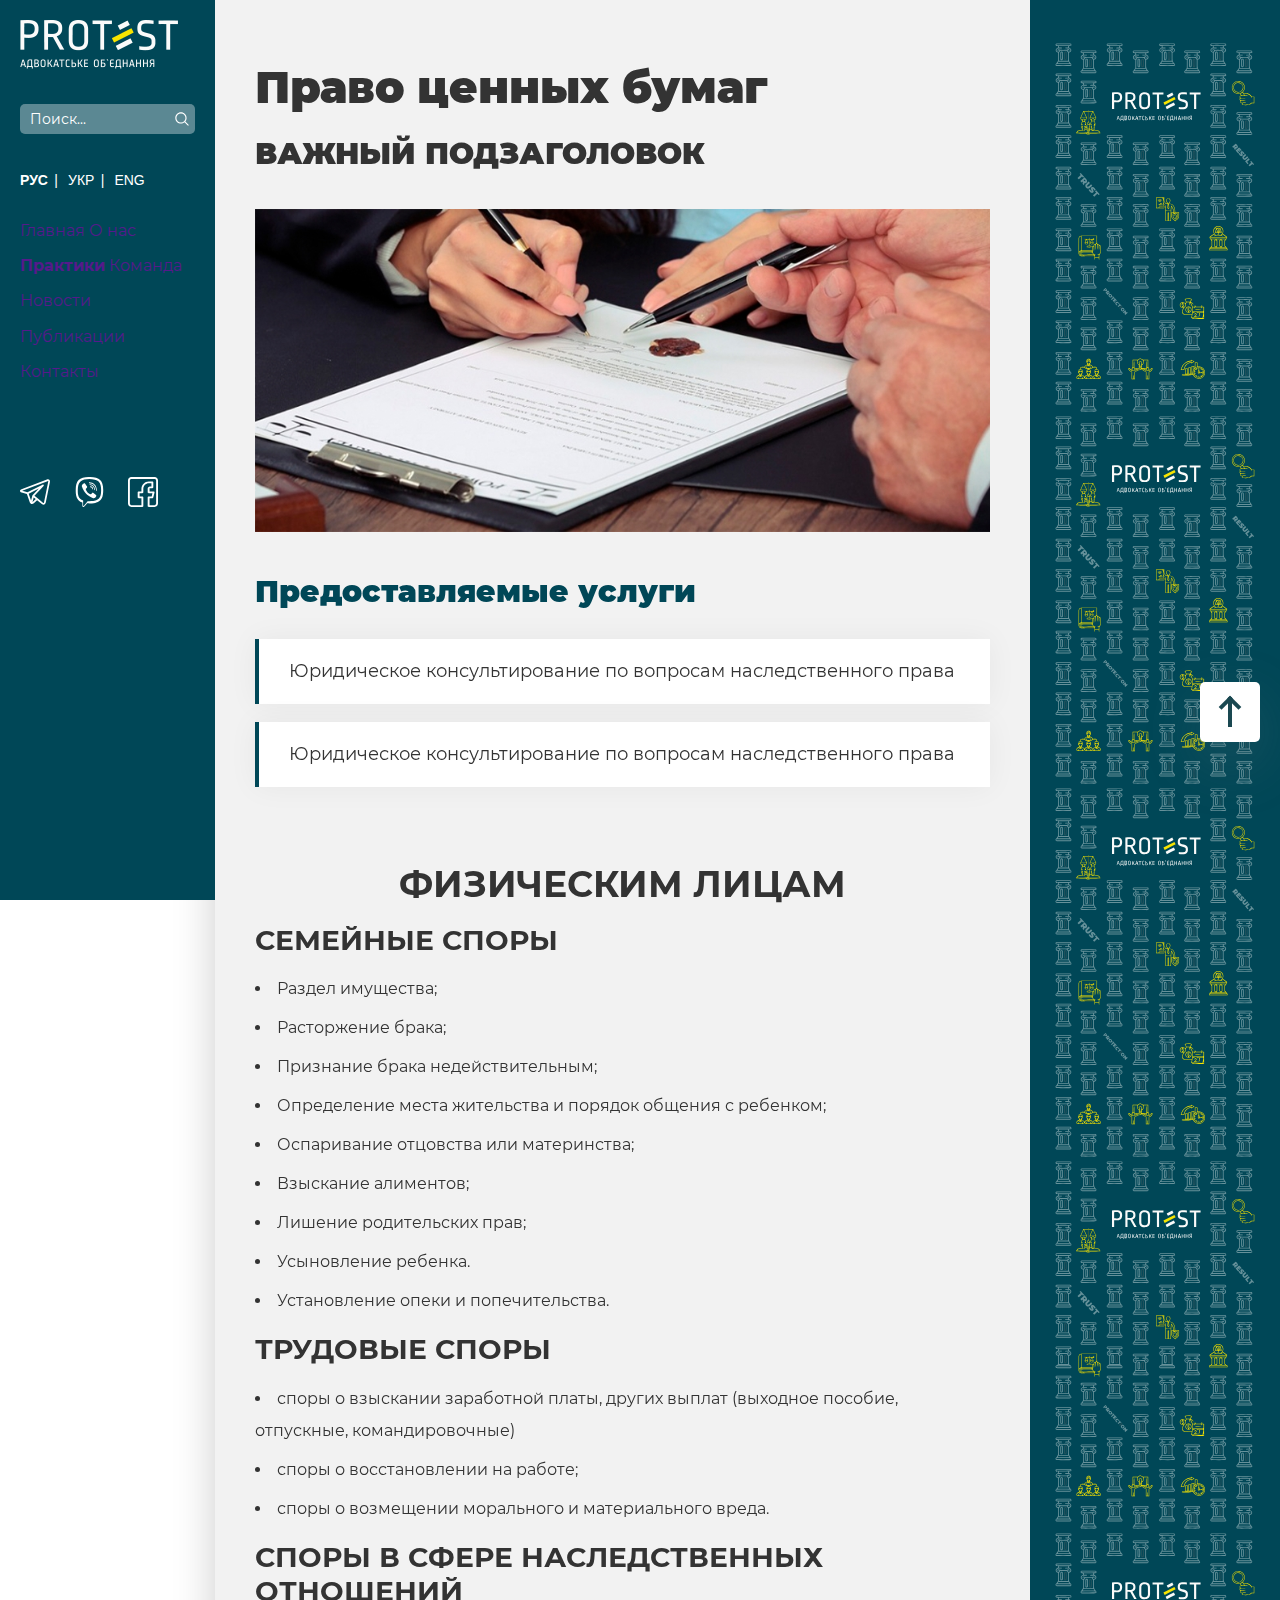
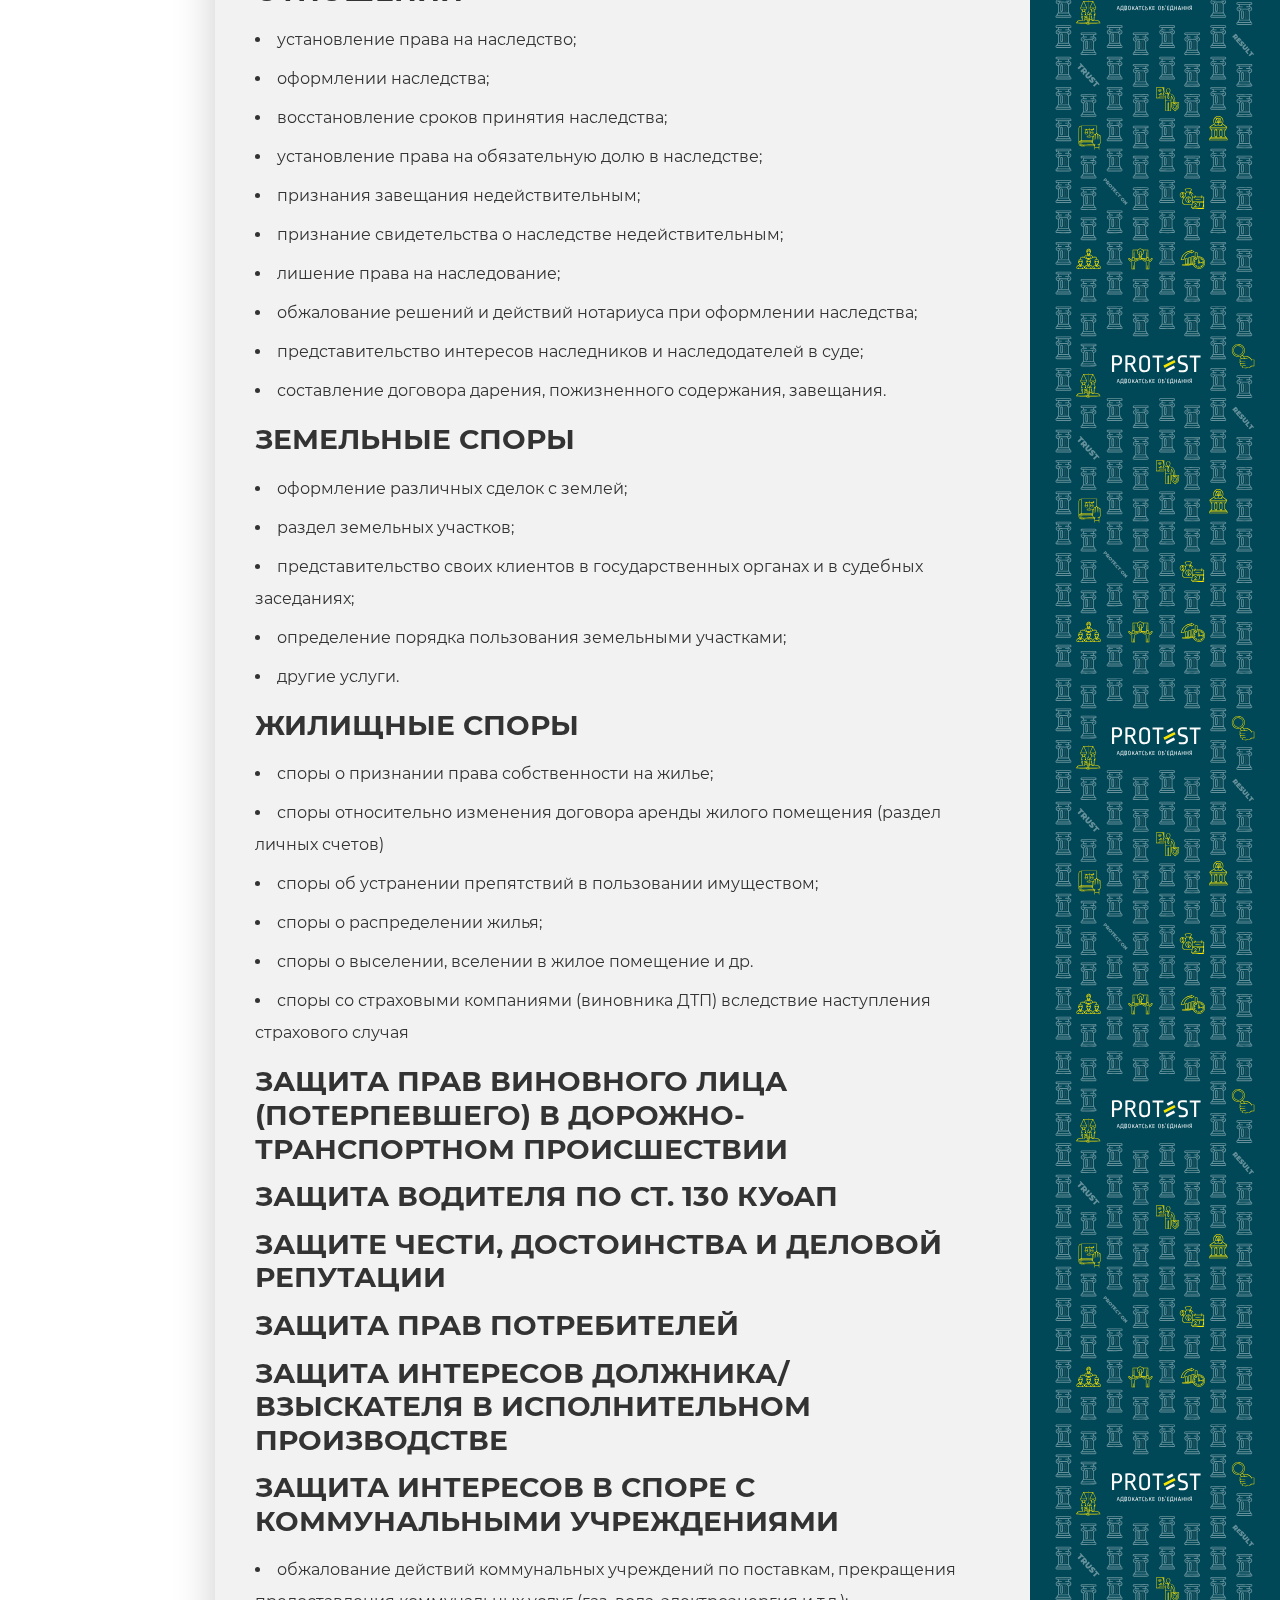
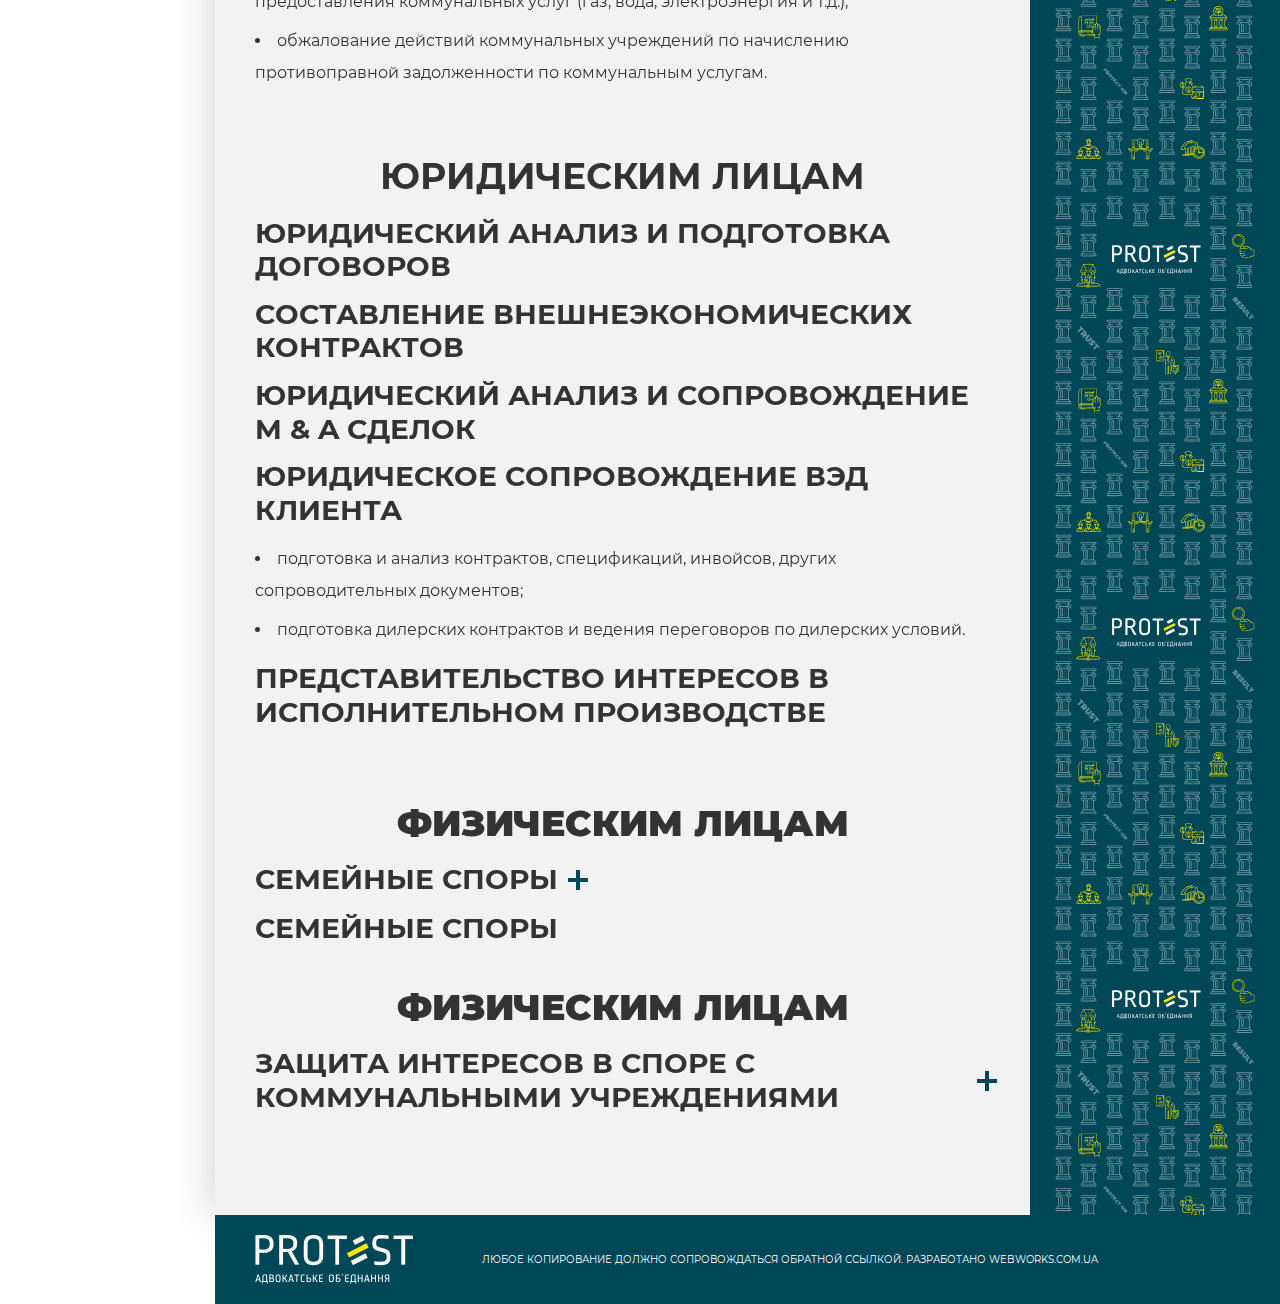
<file: index.html>
<!DOCTYPE html>
<html lang="en">
	<head>
		<meta charset="UTF-8">
		<meta name="viewport" content="width=device-width, initial-scale=1, maximum-scale=1">
		<title>Галицькі Контракти – рекламна агенція повного цик</title>

		<link rel="stylesheet" href="fonts/fonts.css">
    <link rel="stylesheet" href="css/slick.css">
		<link rel="stylesheet" href="style.css">
	</head>
	<body>


<div class="container container--inner">
  
  <div class="wrapper">

    <div class="mobile-wrap">
        <span class="line-burger"></span>
    </div>

    <aside class="wrapper__aside">

      <a href="" class="main-header__logo">
        <img src="img/icons/logo.png" alt="">
      </a>
      <form class="main-header__form">
        <input type="text" class="main-header__input" placeholder="Поиск...">
        <button class="main-header__btn">         
          <svg xmlns="http://www.w3.org/2000/svg" viewBox="0 0 512 512">
            <path d="M495 466.2L377.2 348.4c29.2-35.6 46.8-81.2 46.8-130.9C424 103.5 331.5 11 217.5 11 103.4 11 11 103.5 11 217.5S103.4 424 217.5 424c49.7 0 95.2-17.5 130.8-46.7L466.1 495c8 8 20.9 8 28.9 0 8-7.9 8-20.9 0-28.8zm-277.5-83.3C126.2 382.9 52 308.7 52 217.5S126.2 52 217.5 52C308.7 52 383 126.3 383 217.5s-74.3 165.4-165.5 165.4z"></path>
          </svg>
        </button>
      </form>
      <ul>
        <li id="qtranslate-3" class="widget qtranxs_widget">
          <ul class="language-chooser language-chooser-text qtranxs_language_chooser" id="qtranslate-3-chooser">
            <li class="lang-ru active">
              <a href="" lang="ru" title="Рус (ru)" class="qtranxs_text qtranxs_text_ru"><span>Рус</span></a>
            </li>
            <li class="lang-ua">
              <a href="" lang="ua" title="Рус (ua)" class="qtranxs_text qtranxs_text_ua"><span>Укр</span></a>
            </li>
              <li class="lang-en">
              <a href="" lang="en" title="Eng (en)" class="qtranxs_text qtranxs_text_en"><span>Eng</span></a>
              </li>
            </ul>
            <div class="qtranxs_widget_end"></div>
          </li>
      </ul>
      <ul class="main-header__list">
        <li class="main-header__link"><a href="">Главная</a></li>
        <li class="main-header__link"><a href="">О нас</a></li>
        <li class="main-header__link main-header__link--active"><a href="">Практики</a></li>
        <li class="main-header__link"><a href="">Команда</a></li>
        <li class="main-header__link"><a href="">Новости</a></li>
        <li class="main-header__link"><a href="">Публикации</a></li>
        <li class="main-header__link"><a href="">Контакты</a></li>
      </ul>

      <ul class="main-header__socials">
        <li class="main-header__box">
          <a href="">
            <svg height="512pt" viewBox="0 -39 512.00011 512" width="512pt" xmlns="http://www.w3.org/2000/svg">
              <path d="m504.09375 11.859375c-6.253906-7.648437-15.621094-11.859375-26.378906-11.859375-5.847656 0-12.042969 1.230469-18.410156 3.664062l-433.398438 165.441407c-23 8.777343-26.097656 21.949219-25.8984375 29.019531s4.0390625 20.046875 27.4999995 27.511719c.140626.042969.28125.085937.421876.125l89.898437 25.726562 48.617187 139.023438c6.628907 18.953125 21.507813 30.726562 38.835938 30.726562 10.925781 0 21.671875-4.578125 31.078125-13.234375l55.605469-51.199218 80.652344 64.941406c.007812.007812.019531.011718.027343.019531l.765625.617187c.070313.054688.144532.113282.214844.167969 8.964844 6.953125 18.75 10.625 28.308594 10.628907h.003906c18.675781 0 33.546875-13.824219 37.878906-35.214844l71.011719-350.640625c2.851563-14.074219.460937-26.667969-6.734375-35.464844zm-356.191406 234.742187 173.441406-88.605468-107.996094 114.753906c-1.769531 1.878906-3.023437 4.179688-3.640625 6.683594l-20.824219 84.351562zm68.132812 139.332032c-.71875.660156-1.441406 1.25-2.164062 1.792968l19.320312-78.25 35.144532 28.300782zm265.390625-344.566406-71.011719 350.644531c-.683593 3.355469-2.867187 11.164062-8.480468 11.164062-2.773438 0-6.257813-1.511719-9.824219-4.257812l-91.390625-73.585938c-.011719-.011719-.027344-.023437-.042969-.03125l-54.378906-43.789062 156.175781-165.949219c5-5.3125 5.453125-13.449219 1.074219-19.285156-4.382813-5.835938-12.324219-7.671875-18.820313-4.351563l-256.867187 131.226563-91.121094-26.070313 433.265625-165.390625c3.660156-1.398437 6.214844-1.691406 7.710938-1.691406.917968 0 2.550781.109375 3.15625.855469.796875.972656 1.8125 4.289062.554687 10.511719zm0 0"/>
            </svg>
          </a>
        </li>
        <li class="main-header__box">
          <a href="">
            <svg height="512" viewBox="0 0 24 24" width="512" xmlns="http://www.w3.org/2000/svg">
              <path d="m23.155 13.893c.716-6.027-.344-9.832-2.256-11.553l.001-.001c-3.086-2.939-13.508-3.374-17.2.132-1.658 1.715-2.242 4.232-2.306 7.348-.064 3.117-.14 8.956 5.301 10.54h.005l-.005 2.419s-.037.98.589 1.177c.716.232 1.04-.223 3.267-2.883 3.724.323 6.584-.417 6.909-.525.752-.252 5.007-.815 5.695-6.654zm-12.237 5.477s-2.357 2.939-3.09 3.702c-.24.248-.503.225-.499-.267 0-.323.018-4.016.018-4.016-4.613-1.322-4.341-6.294-4.291-8.895.05-2.602.526-4.733 1.93-6.168 3.239-3.037 12.376-2.358 14.704-.17 2.846 2.523 1.833 9.651 1.839 9.894-.585 4.874-4.033 5.183-4.667 5.394-.271.09-2.786.737-5.944.526z"/>
              <path d="m12.222 4.297c-.385 0-.385.6 0 .605 2.987.023 5.447 2.105 5.474 5.924 0 .403.59.398.585-.005h-.001c-.032-4.115-2.718-6.501-6.058-6.524z"/>
              <path d="m16.151 10.193c-.009.398.58.417.585.014.049-2.269-1.35-4.138-3.979-4.335-.385-.028-.425.577-.041.605 2.28.173 3.481 1.729 3.435 3.716z"/>
              <path d="m15.521 12.774c-.494-.286-.997-.108-1.205.173l-.435.563c-.221.286-.634.248-.634.248-3.014-.797-3.82-3.951-3.82-3.951s-.037-.427.239-.656l.544-.45c.272-.216.444-.736.167-1.247-.74-1.337-1.237-1.798-1.49-2.152-.266-.333-.666-.408-1.082-.183h-.009c-.865.506-1.812 1.453-1.509 2.428.517 1.028 1.467 4.305 4.495 6.781 1.423 1.171 3.675 2.371 4.631 2.648l.009.014c.942.314 1.858-.67 2.347-1.561v-.007c.217-.431.145-.839-.172-1.106-.562-.548-1.41-1.153-2.076-1.542z"/>
              <path d="m13.169 8.104c.961.056 1.427.558 1.477 1.589.018.403.603.375.585-.028-.064-1.346-.766-2.096-2.03-2.166-.385-.023-.421.582-.032.605z"/>
            </svg>
          </a>
        </li>
        <li class="main-header__box">
          <a href="">
            <svg height="512" viewBox="0 0 24 24" width="512" xmlns="http://www.w3.org/2000/svg">
              <path d="m2.707 24h8.804c.414 0 .75-.336.75-.75 0-.16-.01-6.84-.011-7 0-.414-.336-.75-.75-.75h-2.25v-2.5h2.25c.414 0 .75-.336.75-.75v-2.817c0-2.444 1.989-4.433 4.433-4.433h2.067v2.5h-1.25c-.965 0-1.75.785-1.75 1.75v3c0 .414.336.75.75.75h3.04l-.625 2.5h-2.415c-.414 0-.75.336-.75.75v7c0 .414.336.75.75.75h4.793c1.493 0 2.707-1.214 2.707-2.707v-18.586c0-1.493-1.214-2.707-2.707-2.707h-18.586c-1.493 0-2.707 1.214-2.707 2.707v18.587c0 1.492 1.214 2.706 2.707 2.706zm-1.207-21.293c0-.666.541-1.207 1.207-1.207h18.587c.666 0 1.207.541 1.207 1.207v18.587c0 .666-.541 1.207-1.207 1.207h-4.044v-5.501h2.25c.344 0 .644-.234.728-.568l1-4c.118-.473-.239-.932-.728-.932h-3.25v-2.25c0-.136.114-.25.25-.25h2c.414 0 .75-.336.75-.75v-4c0-.414-.336-.75-.75-.75h-2.817c-3.271 0-5.933 2.662-5.933 5.933v2.067h-2.25c-.414 0-.75.336-.75.75v4c0 .414.336.75.75.75h2.25v5.5h-8.043c-.666 0-1.207-.541-1.207-1.207z"/>
            </svg>
          </a>
        </li> 
      </ul>
    </aside>

    <section class="single wrapper__box" data-elem="block">
      <div class="single__content">
        <div class="single__wrap">
          <h3 class="title">Право ценных бумаг</h3>
          <h4 class="subtitle">важный подзаголовок</h4>
          <div class="single__image">
            <img src="img/bg.jpg" alt="">
          </div>

          <h5 class="single__elem">Предоставляемые услуги</h5>
          <div class="single__row">
            <p class="single__box">Юридическое консультирование по вопросам наследственного права</p>
             <p class="single__box">Юридическое консультирование по вопросам наследственного права</p>
          </div>
          <div class="single__text">
            <h2 style="text-align: center;">ФИЗИЧЕСКИМ ЛИЦАМ</h2>
            <h3>СЕМЕЙНЫЕ СПОРЫ</h3>
            <ul>
            <li>Раздел имущества;</li>
            <li>Расторжение брака;</li>
            <li>Признание брака недействительным;</li>
            <li>Определение места жительства и порядок общения с ребенком;</li>
            <li>Оспаривание отцовства или материнства;</li>
            <li>Взыскание алиментов;</li>
            <li>Лишение родительских прав;</li>
            <li>Усыновление ребенка.</li>
            <li>Установление опеки и попечительства.</li>
            </ul>
            <h3>ТРУДОВЫЕ СПОРЫ</h3>
            <ul>
            <li>споры о взыскании заработной платы, других выплат (выходное пособие, отпускные, командировочные)</li>
            <li>споры о восстановлении на работе;</li>
            <li>споры о возмещении морального и материального вреда.</li>
            </ul>
            <h3>СПОРЫ В СФЕРЕ НАСЛЕДСТВЕННЫХ ОТНОШЕНИЙ</h3>
            <ul>
            <li>установление права на наследство;</li>
            <li>оформлении наследства;</li>
            <li>восстановление сроков принятия наследства;</li>
            <li>установление права на обязательную долю в наследстве;</li>
            <li>признания завещания недействительным;</li>
            <li>признание свидетельства о наследстве недействительным;</li>
            <li>лишение права на наследование;</li>
            <li>обжалование решений и действий нотариуса при оформлении наследства;</li>
            <li>представительство интересов наследников и наследодателей в суде;</li>
            <li>составление договора дарения, пожизненного содержания, завещания.</li>
            </ul>
            <h3>ЗЕМЕЛЬНЫЕ СПОРЫ</h3>
            <ul>
            <li>оформление различных сделок с землей;</li>
            <li>раздел земельных участков;</li>
            <li>представительство своих клиентов в государственных органах и в судебных заседаниях;</li>
            <li>определение порядка пользования земельными участками;</li>
            <li>другие услуги.</li>
            </ul>
            <h3>ЖИЛИЩНЫЕ СПОРЫ</h3>
            <ul>
            <li>споры о признании права собственности на жилье;</li>
            <li>споры относительно изменения договора аренды жилого помещения (раздел личных счетов)</li>
            <li>споры об устранении препятствий в пользовании имуществом;</li>
            <li>споры о распределении жилья;</li>
            <li>споры о выселении, вселении в жилое помещение и др.</li>
            <li>споры со страховыми компаниями (виновника ДТП) вследствие наступления страхового случая</li>
            </ul>
            <h3>ЗАЩИТА ПРАВ ВИНОВНОГО ЛИЦА (ПОТЕРПЕВШЕГО) В ДОРОЖНО-ТРАНСПОРТНОМ ПРОИСШЕСТВИИ</h3>
            <h3>ЗАЩИТА ВОДИТЕЛЯ ПО СТ. 130 КУоАП</h3>
            <h3>ЗАЩИТЕ ЧЕСТИ, ДОСТОИНСТВА И ДЕЛОВОЙ РЕПУТАЦИИ</h3>
            <h3>ЗАЩИТА ПРАВ ПОТРЕБИТЕЛЕЙ</h3>
            <h3>ЗАЩИТА ИНТЕРЕСОВ ДОЛЖНИКА/ВЗЫСКАТЕЛЯ В ИСПОЛНИТЕЛЬНОМ ПРОИЗВОДСТВЕ</h3>
            <h3>ЗАЩИТА ИНТЕРЕСОВ В СПОРЕ С КОММУНАЛЬНЫМИ УЧРЕЖДЕНИЯМИ</h3>
            <ul>
            <li>обжалование действий коммунальных учреждений по поставкам, прекращения предоставления коммунальных услуг (газ, вода, электроэнергия и т.д.);</li>
            <li>обжалование действий коммунальных учреждений по начислению противоправной задолженности по коммунальным услугам.</li>
            </ul>
            <p>&nbsp;</p>
            <h2 style="text-align: center;">ЮРИДИЧЕСКИМ ЛИЦАМ</h2>
            <h3>ЮРИДИЧЕСКИЙ АНАЛИЗ И ПОДГОТОВКА ДОГОВОРОВ</h3>
            <h3>СОСТАВЛЕНИЕ ВНЕШНЕЭКОНОМИЧЕСКИХ КОНТРАКТОВ</h3>
            <h3>ЮРИДИЧЕСКИЙ АНАЛИЗ И СОПРОВОЖДЕНИЕ M &amp; A СДЕЛОК</h3>
            <h3>ЮРИДИЧЕСКОЕ СОПРОВОЖДЕНИЕ ВЭД КЛИЕНТА</h3>
            <ul>
            <li>подготовка и анализ контрактов, спецификаций, инвойсов, других сопроводительных документов;</li>
            <li>подготовка дилерских контрактов и ведения переговоров по дилерских условий.</li>
            </ul>
            <h3>ПРЕДСТАВИТЕЛЬСТВО ИНТЕРЕСОВ В ИСПОЛНИТЕЛЬНОМ ПРОИЗВОДСТВЕ</h3>
        </div>
        <div class="single__accordion">
            <h2 class="single__accordion--title">ФИЗИЧЕСКИМ ЛИЦАМ</h2>
            <div class="single__accordion--box">
                <h3 class="single__accordion--subtitle js__accordion">СЕМЕЙНЫЕ СПОРЫ <button type="button" class="single__accordion--icon"></button></h3>
                <div class="single__accordion--text">
                    <ul>
                        <li>Раздел имущества;</li>
                        <li>Расторжение брака;</li>
                        <li>Признание брака недействительным;</li>
                        <li>Определение места жительства и порядок общения с ребенком;</li>
                        <li>Оспаривание отцовства или материнства;</li>
                        <li>Взыскание алиментов;</li>
                        <li>Лишение родительских прав;</li>
                        <li>Усыновление ребенка.</li>
                        <li>Установление опеки и попечительства.</li>
                    </ul>
                </div>
            </div>
            <div class="single__accordion--box">
                <h3 class="single__accordion--subtitle single__accordion--empty">СЕМЕЙНЫЕ СПОРЫ</h3>
            </div>
            <h2 class="single__accordion--title">ФИЗИЧЕСКИМ ЛИЦАМ</h2>
            <div class="single__accordion--box">
                <h3 class="single__accordion--subtitle js__accordion">ЗАЩИТА ИНТЕРЕСОВ В СПОРЕ С КОММУНАЛЬНЫМИ УЧРЕЖДЕНИЯМИ <button type="button" class="single__accordion--icon"></button></h3>
                <div class="single__accordion--text">
                    <ul>
                        <li>Раздел имущества;</li>
                        <li>Расторжение брака;</li>
                        <li>Признание брака недействительным;</li>
                        <li>Определение места жительства и порядок общения с ребенком;</li>
                        <li>Оспаривание отцовства или материнства;</li>
                        <li>Взыскание алиментов;</li>
                        <li>Лишение родительских прав;</li>
                        <li>Усыновление ребенка.</li>
                        <li>Установление опеки и попечительства.</li>
                    </ul>
                </div>
            </div>
        </div>
        </div>
        <div class="decor">
            <div class="decor__bg" style="background-image: url(img/pattern.svg)"></div>
        </div> 
      </div>
    </section>

    <footer class="main-footer main-footer__page wrapper__box">
      <div class="main-footer__wrap">
        <div class="main-footer__content">
          <div class="main-footer__logo">
            <img src="img/icons/logo.png" alt="">
          </div>
          <div class="main-footer__desc">
            <p>любое копирование должно сопровождаться обратной ссылкой. разработано <a href="">webworks.com.ua</a></p>
          </div>
        </div>
      </div>
    </footer>

    <button class="btn-scroll"></button>

  </div><!--end wrapper-->

</div>

<script src="js/jquery-3.1.1.min.js"></script>
<script src="js/jquery.maskedinput.min.js"></script>
<script src="js/slick.min.js"></script>
<script src="js/main.js"></script>

	</body>
</html>
</file>
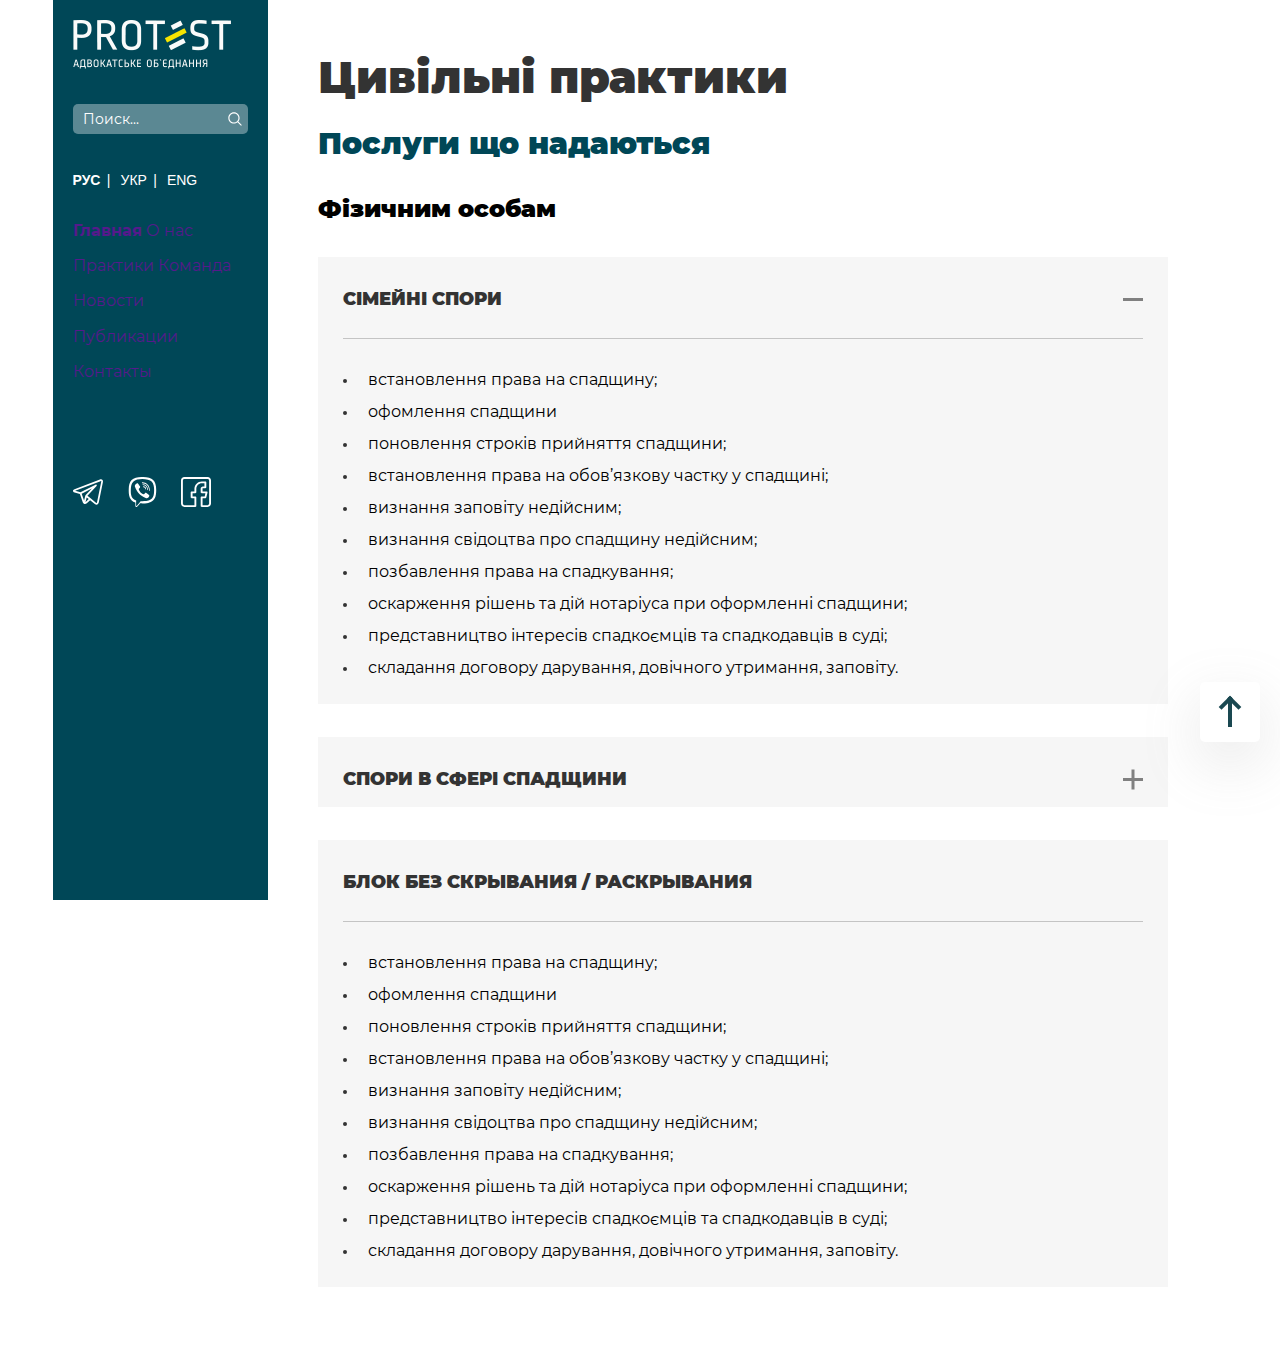
<file: block.html>
<!DOCTYPE html>
<html lang="en">

<head>
    <meta charset="UTF-8">
    <meta name="viewport" content="width=device-width, initial-scale=1, maximum-scale=1">
    <title>Галицькі Контракти – рекламна агенція повного цик</title>

    <link rel="stylesheet" href="fonts/fonts.css">
    <link rel="stylesheet" href="css/slick.css">
    <link rel="stylesheet" href="style.css">
</head>

<body>




    <div class="container container--inner container--block">

        <div class="wrapper">

            <div class="mobile-wrap">
                <span class="line-burger"></span>
            </div>

            <aside class="wrapper__aside">

                <a href="" class="main-header__logo">
                    <img src="img/icons/logo.png" alt="">
                </a>
                <form class="main-header__form">
                    <input type="text" class="main-header__input" placeholder="Поиск...">
                    <button class="main-header__btn">
                        <svg xmlns="http://www.w3.org/2000/svg" viewBox="0 0 512 512">
                            <path
                                d="M495 466.2L377.2 348.4c29.2-35.6 46.8-81.2 46.8-130.9C424 103.5 331.5 11 217.5 11 103.4 11 11 103.5 11 217.5S103.4 424 217.5 424c49.7 0 95.2-17.5 130.8-46.7L466.1 495c8 8 20.9 8 28.9 0 8-7.9 8-20.9 0-28.8zm-277.5-83.3C126.2 382.9 52 308.7 52 217.5S126.2 52 217.5 52C308.7 52 383 126.3 383 217.5s-74.3 165.4-165.5 165.4z">
                            </path>
                        </svg>
                    </button>
                </form>
                <ul>
                    <li id="qtranslate-3" class="widget qtranxs_widget">
                        <ul class="language-chooser language-chooser-text qtranxs_language_chooser"
                            id="qtranslate-3-chooser">
                            <li class="lang-ru active">
                                <a href="" lang="ru" title="Рус (ru)"
                                    class="qtranxs_text qtranxs_text_ru"><span>Рус</span></a>
                            </li>
                            <li class="lang-ua">
                                <a href="" lang="ua" title="Рус (ua)"
                                    class="qtranxs_text qtranxs_text_ua"><span>Укр</span></a>
                            </li>
                            <li class="lang-en">
                                <a href="" lang="en" title="Eng (en)"
                                    class="qtranxs_text qtranxs_text_en"><span>Eng</span></a>
                            </li>
                        </ul>
                        <div class="qtranxs_widget_end"></div>
                    </li>
                </ul>
                <ul class="main-header__list">
                    <li class="main-header__link main-header__link--active"><a href="">Главная</a></li>
                    <li class="main-header__link"><a href="">О нас</a></li>
                    <li class="main-header__link"><a href="">Практики</a></li>
                    <li class="main-header__link"><a href="">Команда</a></li>
                    <li class="main-header__link"><a href="">Новости</a></li>
                    <li class="main-header__link"><a href="">Публикации</a></li>
                    <li class="main-header__link"><a href="">Контакты</a></li>
                </ul>

                <ul class="main-header__socials">
                    <li class="main-header__box">
                        <a href="">
                            <svg height="512pt" viewBox="0 -39 512.00011 512" width="512pt"
                                xmlns="http://www.w3.org/2000/svg">
                                <path
                                    d="m504.09375 11.859375c-6.253906-7.648437-15.621094-11.859375-26.378906-11.859375-5.847656 0-12.042969 1.230469-18.410156 3.664062l-433.398438 165.441407c-23 8.777343-26.097656 21.949219-25.8984375 29.019531s4.0390625 20.046875 27.4999995 27.511719c.140626.042969.28125.085937.421876.125l89.898437 25.726562 48.617187 139.023438c6.628907 18.953125 21.507813 30.726562 38.835938 30.726562 10.925781 0 21.671875-4.578125 31.078125-13.234375l55.605469-51.199218 80.652344 64.941406c.007812.007812.019531.011718.027343.019531l.765625.617187c.070313.054688.144532.113282.214844.167969 8.964844 6.953125 18.75 10.625 28.308594 10.628907h.003906c18.675781 0 33.546875-13.824219 37.878906-35.214844l71.011719-350.640625c2.851563-14.074219.460937-26.667969-6.734375-35.464844zm-356.191406 234.742187 173.441406-88.605468-107.996094 114.753906c-1.769531 1.878906-3.023437 4.179688-3.640625 6.683594l-20.824219 84.351562zm68.132812 139.332032c-.71875.660156-1.441406 1.25-2.164062 1.792968l19.320312-78.25 35.144532 28.300782zm265.390625-344.566406-71.011719 350.644531c-.683593 3.355469-2.867187 11.164062-8.480468 11.164062-2.773438 0-6.257813-1.511719-9.824219-4.257812l-91.390625-73.585938c-.011719-.011719-.027344-.023437-.042969-.03125l-54.378906-43.789062 156.175781-165.949219c5-5.3125 5.453125-13.449219 1.074219-19.285156-4.382813-5.835938-12.324219-7.671875-18.820313-4.351563l-256.867187 131.226563-91.121094-26.070313 433.265625-165.390625c3.660156-1.398437 6.214844-1.691406 7.710938-1.691406.917968 0 2.550781.109375 3.15625.855469.796875.972656 1.8125 4.289062.554687 10.511719zm0 0" />
                            </svg>
                        </a>
                    </li>
                    <li class="main-header__box">
                        <a href="">
                            <svg height="512" viewBox="0 0 24 24" width="512" xmlns="http://www.w3.org/2000/svg">
                                <path
                                    d="m23.155 13.893c.716-6.027-.344-9.832-2.256-11.553l.001-.001c-3.086-2.939-13.508-3.374-17.2.132-1.658 1.715-2.242 4.232-2.306 7.348-.064 3.117-.14 8.956 5.301 10.54h.005l-.005 2.419s-.037.98.589 1.177c.716.232 1.04-.223 3.267-2.883 3.724.323 6.584-.417 6.909-.525.752-.252 5.007-.815 5.695-6.654zm-12.237 5.477s-2.357 2.939-3.09 3.702c-.24.248-.503.225-.499-.267 0-.323.018-4.016.018-4.016-4.613-1.322-4.341-6.294-4.291-8.895.05-2.602.526-4.733 1.93-6.168 3.239-3.037 12.376-2.358 14.704-.17 2.846 2.523 1.833 9.651 1.839 9.894-.585 4.874-4.033 5.183-4.667 5.394-.271.09-2.786.737-5.944.526z" />
                                <path
                                    d="m12.222 4.297c-.385 0-.385.6 0 .605 2.987.023 5.447 2.105 5.474 5.924 0 .403.59.398.585-.005h-.001c-.032-4.115-2.718-6.501-6.058-6.524z" />
                                <path
                                    d="m16.151 10.193c-.009.398.58.417.585.014.049-2.269-1.35-4.138-3.979-4.335-.385-.028-.425.577-.041.605 2.28.173 3.481 1.729 3.435 3.716z" />
                                <path
                                    d="m15.521 12.774c-.494-.286-.997-.108-1.205.173l-.435.563c-.221.286-.634.248-.634.248-3.014-.797-3.82-3.951-3.82-3.951s-.037-.427.239-.656l.544-.45c.272-.216.444-.736.167-1.247-.74-1.337-1.237-1.798-1.49-2.152-.266-.333-.666-.408-1.082-.183h-.009c-.865.506-1.812 1.453-1.509 2.428.517 1.028 1.467 4.305 4.495 6.781 1.423 1.171 3.675 2.371 4.631 2.648l.009.014c.942.314 1.858-.67 2.347-1.561v-.007c.217-.431.145-.839-.172-1.106-.562-.548-1.41-1.153-2.076-1.542z" />
                                <path
                                    d="m13.169 8.104c.961.056 1.427.558 1.477 1.589.018.403.603.375.585-.028-.064-1.346-.766-2.096-2.03-2.166-.385-.023-.421.582-.032.605z" />
                            </svg>
                        </a>
                    </li>
                    <li class="main-header__box">
                        <a href="">
                            <svg height="512" viewBox="0 0 24 24" width="512" xmlns="http://www.w3.org/2000/svg">
                                <path
                                    d="m2.707 24h8.804c.414 0 .75-.336.75-.75 0-.16-.01-6.84-.011-7 0-.414-.336-.75-.75-.75h-2.25v-2.5h2.25c.414 0 .75-.336.75-.75v-2.817c0-2.444 1.989-4.433 4.433-4.433h2.067v2.5h-1.25c-.965 0-1.75.785-1.75 1.75v3c0 .414.336.75.75.75h3.04l-.625 2.5h-2.415c-.414 0-.75.336-.75.75v7c0 .414.336.75.75.75h4.793c1.493 0 2.707-1.214 2.707-2.707v-18.586c0-1.493-1.214-2.707-2.707-2.707h-18.586c-1.493 0-2.707 1.214-2.707 2.707v18.587c0 1.492 1.214 2.706 2.707 2.706zm-1.207-21.293c0-.666.541-1.207 1.207-1.207h18.587c.666 0 1.207.541 1.207 1.207v18.587c0 .666-.541 1.207-1.207 1.207h-4.044v-5.501h2.25c.344 0 .644-.234.728-.568l1-4c.118-.473-.239-.932-.728-.932h-3.25v-2.25c0-.136.114-.25.25-.25h2c.414 0 .75-.336.75-.75v-4c0-.414-.336-.75-.75-.75h-2.817c-3.271 0-5.933 2.662-5.933 5.933v2.067h-2.25c-.414 0-.75.336-.75.75v4c0 .414.336.75.75.75h2.25v5.5h-8.043c-.666 0-1.207-.541-1.207-1.207z" />
                            </svg>
                        </a>
                    </li>
                </ul>
            </aside>

           <section class="block wrapper__box">
                <h3 class="title">Цивільні практики</h3>
                <h4 class="subtitle subtitle--block">Послуги що надаються</h4>
                <h5 class="block__elem">Фізичним особам</h5>
                <div class="block__row">
                    <div class="block__item block__item--inner">
                        <p class="block__col block__col--active">Сімейні спори</p>
                        <ul style="display: block;">
                            <li>встановлення права на спадщину;</li>
                            <li>офомлення спадщини</li>
                            <li>поновлення строків прийняття спадщини;</li>
                            <li>встановлення права на обов’язкову частку у спадщині;</li>
                            <li>визнання заповіту недійсним;</li>
                            <li>визнання свідоцтва про спадщину недійсним;</li>
                            <li>позбавлення права на спадкування;</li>
                            <li>оскарження рішень та дій нотаріуса при оформленні спадщини;</li>
                            <li>представництво інтересів спадкоємців та спадкодавців в суді;</li>
                            <li>складання договору дарування, довічного утримання, заповіту.</li>
                        </ul>
                    </div>
                    <div class="block__item block__item--inner">
                        <p class="block__col">Cпори в сфері спадщини</p>
                        <ul>
                            <li>встановлення права на спадщину;</li>
                            <li>офомлення спадщини</li>
                            <li>поновлення строків прийняття спадщини;</li>
                            <li>встановлення права на обов’язкову частку у спадщині;</li>
                            <li>визнання заповіту недійсним;</li>
                            <li>визнання свідоцтва про спадщину недійсним;</li>
                            <li>позбавлення права на спадкування;</li>
                            <li>оскарження рішень та дій нотаріуса при оформленні спадщини;</li>
                            <li>представництво інтересів спадкоємців та спадкодавців в суді;</li>
                            <li>складання договору дарування, довічного утримання, заповіту.</li>
                        </ul>
                    </div>
                    <div class="block__item">
                        <p class="block__col">Блок без скрывания / раскрывания</p>
                        <ul>
                            <li>встановлення права на спадщину;</li>
                            <li>офомлення спадщини</li>
                            <li>поновлення строків прийняття спадщини;</li>
                            <li>встановлення права на обов’язкову частку у спадщині;</li>
                            <li>визнання заповіту недійсним;</li>
                            <li>визнання свідоцтва про спадщину недійсним;</li>
                            <li>позбавлення права на спадкування;</li>
                            <li>оскарження рішень та дій нотаріуса при оформленні спадщини;</li>
                            <li>представництво інтересів спадкоємців та спадкодавців в суді;</li>
                            <li>складання договору дарування, довічного утримання, заповіту.</li>
                        </ul>
                    </div>
                </div>
           </section>

            <button class="btn-scroll"></button>

        </div>
        <!--end wrapper-->

    </div>

    <script src="js/jquery-3.1.1.min.js"></script>
    <script src="js/jquery.maskedinput.min.js"></script>
    <script src="js/slick.min.js"></script>
    <script src="js/main.js"></script>

</body>

</html>
</file>
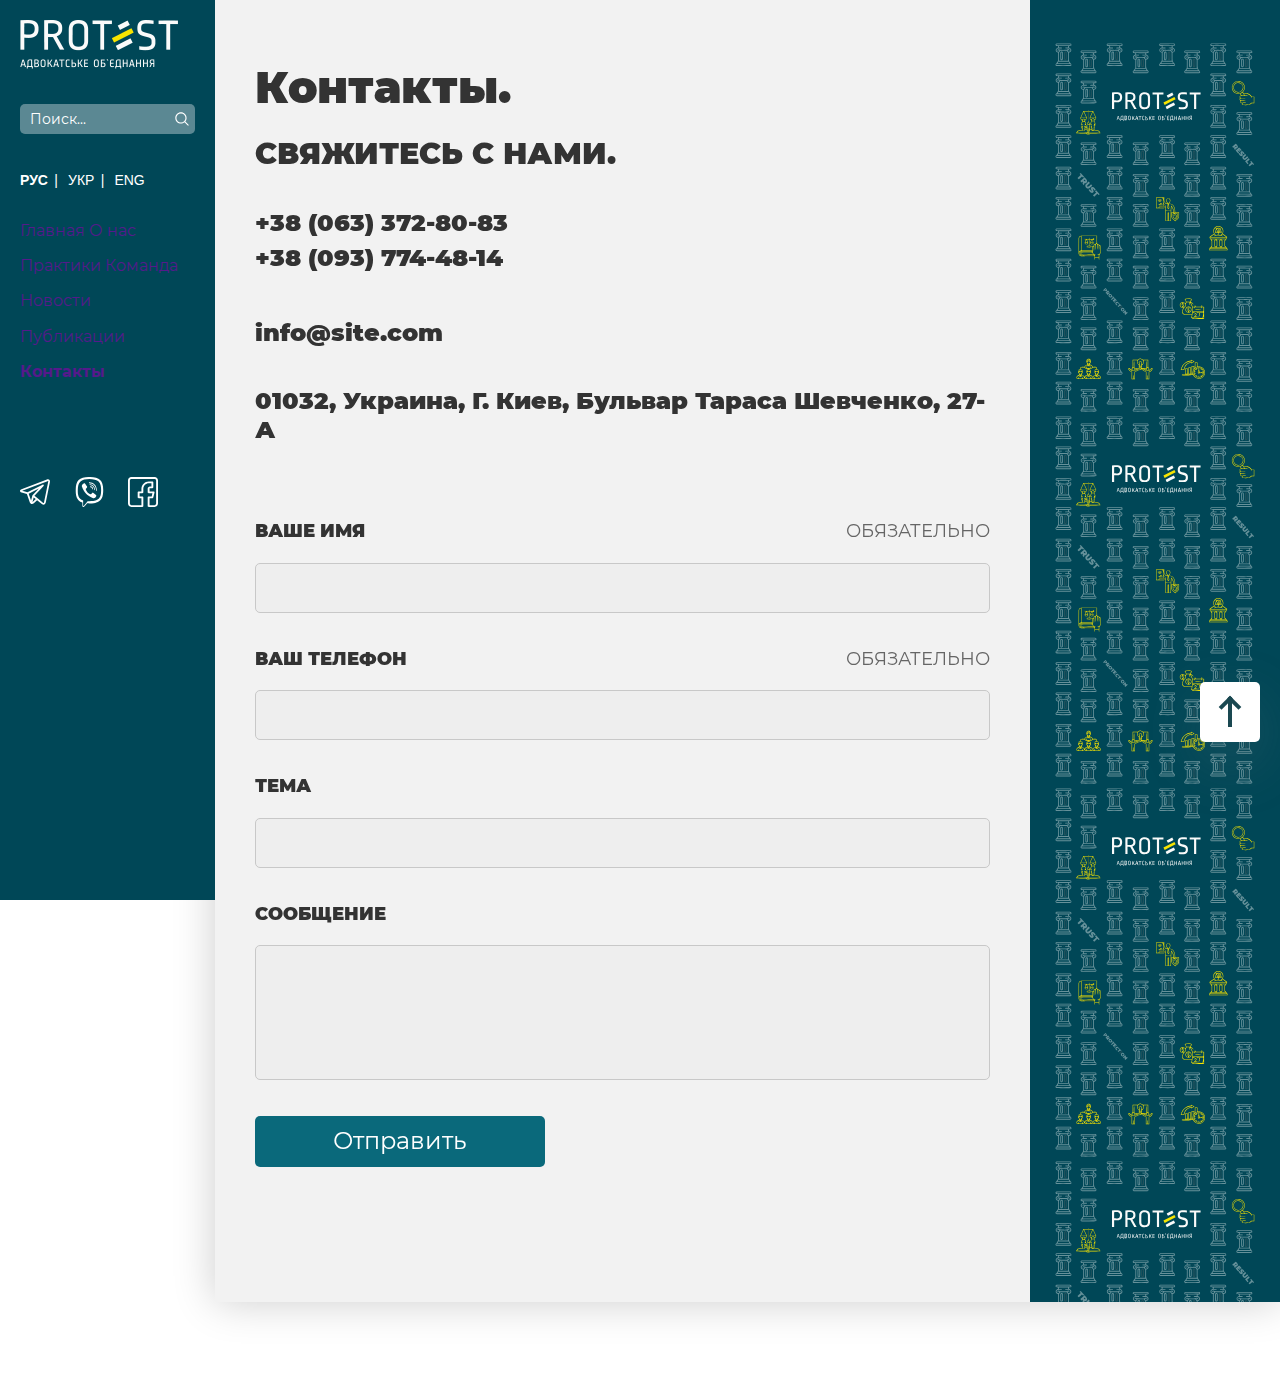
<file: contacts.html>
<!DOCTYPE html>
<html lang="en">
	<head>
		<meta charset="UTF-8">
		<meta name="viewport" content="width=device-width, initial-scale=1, maximum-scale=1">
		<title>Галицькі Контракти – рекламна агенція повного цик</title>

		<link rel="stylesheet" href="fonts/fonts.css">
    <link rel="stylesheet" href="css/slick.css">
		<link rel="stylesheet" href="style.css">
	</head>
	<body>




<div class="container container--inner">
  
  <div class="wrapper">

    <div class="mobile-wrap">
        <span class="line-burger"></span>
    </div>

    <aside class="wrapper__aside">

      <a href="" class="main-header__logo">
        <img src="img/icons/logo.png" alt="">
      </a>
      <form class="main-header__form">
        <input type="text" class="main-header__input" placeholder="Поиск...">
        <button class="main-header__btn">         
          <svg xmlns="http://www.w3.org/2000/svg" viewBox="0 0 512 512">
            <path d="M495 466.2L377.2 348.4c29.2-35.6 46.8-81.2 46.8-130.9C424 103.5 331.5 11 217.5 11 103.4 11 11 103.5 11 217.5S103.4 424 217.5 424c49.7 0 95.2-17.5 130.8-46.7L466.1 495c8 8 20.9 8 28.9 0 8-7.9 8-20.9 0-28.8zm-277.5-83.3C126.2 382.9 52 308.7 52 217.5S126.2 52 217.5 52C308.7 52 383 126.3 383 217.5s-74.3 165.4-165.5 165.4z"></path>
          </svg>
        </button>
      </form>
      <ul>
        <li id="qtranslate-3" class="widget qtranxs_widget">
          <ul class="language-chooser language-chooser-text qtranxs_language_chooser" id="qtranslate-3-chooser">
            <li class="lang-ru active">
              <a href="" lang="ru" title="Рус (ru)" class="qtranxs_text qtranxs_text_ru"><span>Рус</span></a>
            </li>
            <li class="lang-ua">
              <a href="" lang="ua" title="Рус (ua)" class="qtranxs_text qtranxs_text_ua"><span>Укр</span></a>
            </li>
              <li class="lang-en">
              <a href="" lang="en" title="Eng (en)" class="qtranxs_text qtranxs_text_en"><span>Eng</span></a>
              </li>
            </ul>
            <div class="qtranxs_widget_end"></div>
          </li>
      </ul>
      <ul class="main-header__list">
        <li class="main-header__link"><a href="">Главная</a></li>
        <li class="main-header__link"><a href="">О нас</a></li>
        <li class="main-header__link"><a href="">Практики</a></li>
        <li class="main-header__link"><a href="">Команда</a></li>
        <li class="main-header__link"><a href="">Новости</a></li>
        <li class="main-header__link"><a href="">Публикации</a></li>
        <li class="main-header__link main-header__link--active"><a href="">Контакты</a></li>
      </ul>

      <ul class="main-header__socials">
        <li class="main-header__box">
          <a href="">
            <svg height="512pt" viewBox="0 -39 512.00011 512" width="512pt" xmlns="http://www.w3.org/2000/svg">
              <path d="m504.09375 11.859375c-6.253906-7.648437-15.621094-11.859375-26.378906-11.859375-5.847656 0-12.042969 1.230469-18.410156 3.664062l-433.398438 165.441407c-23 8.777343-26.097656 21.949219-25.8984375 29.019531s4.0390625 20.046875 27.4999995 27.511719c.140626.042969.28125.085937.421876.125l89.898437 25.726562 48.617187 139.023438c6.628907 18.953125 21.507813 30.726562 38.835938 30.726562 10.925781 0 21.671875-4.578125 31.078125-13.234375l55.605469-51.199218 80.652344 64.941406c.007812.007812.019531.011718.027343.019531l.765625.617187c.070313.054688.144532.113282.214844.167969 8.964844 6.953125 18.75 10.625 28.308594 10.628907h.003906c18.675781 0 33.546875-13.824219 37.878906-35.214844l71.011719-350.640625c2.851563-14.074219.460937-26.667969-6.734375-35.464844zm-356.191406 234.742187 173.441406-88.605468-107.996094 114.753906c-1.769531 1.878906-3.023437 4.179688-3.640625 6.683594l-20.824219 84.351562zm68.132812 139.332032c-.71875.660156-1.441406 1.25-2.164062 1.792968l19.320312-78.25 35.144532 28.300782zm265.390625-344.566406-71.011719 350.644531c-.683593 3.355469-2.867187 11.164062-8.480468 11.164062-2.773438 0-6.257813-1.511719-9.824219-4.257812l-91.390625-73.585938c-.011719-.011719-.027344-.023437-.042969-.03125l-54.378906-43.789062 156.175781-165.949219c5-5.3125 5.453125-13.449219 1.074219-19.285156-4.382813-5.835938-12.324219-7.671875-18.820313-4.351563l-256.867187 131.226563-91.121094-26.070313 433.265625-165.390625c3.660156-1.398437 6.214844-1.691406 7.710938-1.691406.917968 0 2.550781.109375 3.15625.855469.796875.972656 1.8125 4.289062.554687 10.511719zm0 0"/>
            </svg>
          </a>
        </li>
        <li class="main-header__box">
          <a href="">
            <svg height="512" viewBox="0 0 24 24" width="512" xmlns="http://www.w3.org/2000/svg">
              <path d="m23.155 13.893c.716-6.027-.344-9.832-2.256-11.553l.001-.001c-3.086-2.939-13.508-3.374-17.2.132-1.658 1.715-2.242 4.232-2.306 7.348-.064 3.117-.14 8.956 5.301 10.54h.005l-.005 2.419s-.037.98.589 1.177c.716.232 1.04-.223 3.267-2.883 3.724.323 6.584-.417 6.909-.525.752-.252 5.007-.815 5.695-6.654zm-12.237 5.477s-2.357 2.939-3.09 3.702c-.24.248-.503.225-.499-.267 0-.323.018-4.016.018-4.016-4.613-1.322-4.341-6.294-4.291-8.895.05-2.602.526-4.733 1.93-6.168 3.239-3.037 12.376-2.358 14.704-.17 2.846 2.523 1.833 9.651 1.839 9.894-.585 4.874-4.033 5.183-4.667 5.394-.271.09-2.786.737-5.944.526z"/>
              <path d="m12.222 4.297c-.385 0-.385.6 0 .605 2.987.023 5.447 2.105 5.474 5.924 0 .403.59.398.585-.005h-.001c-.032-4.115-2.718-6.501-6.058-6.524z"/>
              <path d="m16.151 10.193c-.009.398.58.417.585.014.049-2.269-1.35-4.138-3.979-4.335-.385-.028-.425.577-.041.605 2.28.173 3.481 1.729 3.435 3.716z"/>
              <path d="m15.521 12.774c-.494-.286-.997-.108-1.205.173l-.435.563c-.221.286-.634.248-.634.248-3.014-.797-3.82-3.951-3.82-3.951s-.037-.427.239-.656l.544-.45c.272-.216.444-.736.167-1.247-.74-1.337-1.237-1.798-1.49-2.152-.266-.333-.666-.408-1.082-.183h-.009c-.865.506-1.812 1.453-1.509 2.428.517 1.028 1.467 4.305 4.495 6.781 1.423 1.171 3.675 2.371 4.631 2.648l.009.014c.942.314 1.858-.67 2.347-1.561v-.007c.217-.431.145-.839-.172-1.106-.562-.548-1.41-1.153-2.076-1.542z"/>
              <path d="m13.169 8.104c.961.056 1.427.558 1.477 1.589.018.403.603.375.585-.028-.064-1.346-.766-2.096-2.03-2.166-.385-.023-.421.582-.032.605z"/>
            </svg>
          </a>
        </li>
        <li class="main-header__box">
          <a href="">
            <svg height="512" viewBox="0 0 24 24" width="512" xmlns="http://www.w3.org/2000/svg">
              <path d="m2.707 24h8.804c.414 0 .75-.336.75-.75 0-.16-.01-6.84-.011-7 0-.414-.336-.75-.75-.75h-2.25v-2.5h2.25c.414 0 .75-.336.75-.75v-2.817c0-2.444 1.989-4.433 4.433-4.433h2.067v2.5h-1.25c-.965 0-1.75.785-1.75 1.75v3c0 .414.336.75.75.75h3.04l-.625 2.5h-2.415c-.414 0-.75.336-.75.75v7c0 .414.336.75.75.75h4.793c1.493 0 2.707-1.214 2.707-2.707v-18.586c0-1.493-1.214-2.707-2.707-2.707h-18.586c-1.493 0-2.707 1.214-2.707 2.707v18.587c0 1.492 1.214 2.706 2.707 2.706zm-1.207-21.293c0-.666.541-1.207 1.207-1.207h18.587c.666 0 1.207.541 1.207 1.207v18.587c0 .666-.541 1.207-1.207 1.207h-4.044v-5.501h2.25c.344 0 .644-.234.728-.568l1-4c.118-.473-.239-.932-.728-.932h-3.25v-2.25c0-.136.114-.25.25-.25h2c.414 0 .75-.336.75-.75v-4c0-.414-.336-.75-.75-.75h-2.817c-3.271 0-5.933 2.662-5.933 5.933v2.067h-2.25c-.414 0-.75.336-.75.75v4c0 .414.336.75.75.75h2.25v5.5h-8.043c-.666 0-1.207-.541-1.207-1.207z"/>
            </svg>
          </a>
        </li> 
      </ul>
    </aside>

    <section class="contacts contacts--page wrapper__box" data-elem="block">
      <div class="contacts__content">
        <div class="contacts__wrap">
          <h3 class="title">Контакты.</h3>
          <h4 class="subtitle">Свяжитесь с нами.</h4>
          <div class="contacts__block">
            <p class="contacts__phone">+38 (063) 372-80-83</p>
            <p class="contacts__phone">+38 (093) 774-48-14</p>
            <div class="contacts__row">
              <p class="contacts__data">info@site.com</p>
              <p class="contacts__data">01032, Украина, Г. Киев, Бульвар Тараса Шевченко, 27-А</p>
            </div>
          </div>
          <form action="">
            <div class="contacts__wrap-error">
              <p class="contacts__error contacts__fail-name" style="display: none">Некоректное имя</p>
              <p class="contacts__error contacts__fail-phone" style="display: none">Некоректный телефон</p>
            </div>
            <div class="contacts__box">
              <div class="contacts__inner">
                <label for="c_name" class="contacts__label">Ваше имя</label>
                <p class="contacts__required">Обязательно</p>
              </div>
              <input id="c_name" type="text" class="input">
            </div>
            <div class="contacts__box">
              <div class="contacts__inner">
                <label for="c_phone" class="contacts__label">Ваш телефон</label>
                <p class="contacts__required">Обязательно</p>
              </div>
              <input id="c_phone" type="tel" class="input">
            </div>
            <div class="contacts__box">
              <div class="contacts__inner">
                <label for="c_topic" class="contacts__label">Тема</label>
              </div>
              <input id="c_topic"type="text" class="input">
            </div>

            <div class="contacts__box">
              <div class="contacts__inner">
                <label for="c_msg" class="contacts__label">Сообщение</label>
              </div>
              <textarea id="c_msg" class="input input--textarea"></textarea>
            </div>
            <button class="btn btn--send">Отправить</button>
          </form>
        </div>
        <div class="decor">
            <div class="decor__bg" style="background-image: url(img/pattern.svg)"></div>
        </div> 
      </div>
    </section>

    <footer class="main-footer wrapper__box">
      <div class="main-footer__wrap">
        <div class="main-footer__content">
          <div class="main-footer__logo">
            <img src="img/icons/logo.png" alt="">
          </div>
          <div class="main-footer__desc">
            <p>любое копирование должно сопровождаться обратной ссылкой. разработано <a href="">webworks.com.ua</a></p>
          </div>
        </div>
      </div>
    </footer>

    <button class="btn-scroll"></button>

  </div><!--end wrapper-->

</div>

<script src="js/jquery-3.1.1.min.js"></script>
<script src="js/jquery.maskedinput.min.js"></script>
<script src="js/slick.min.js"></script>
<script src="js/main.js"></script>

	</body>
</html>
</file>
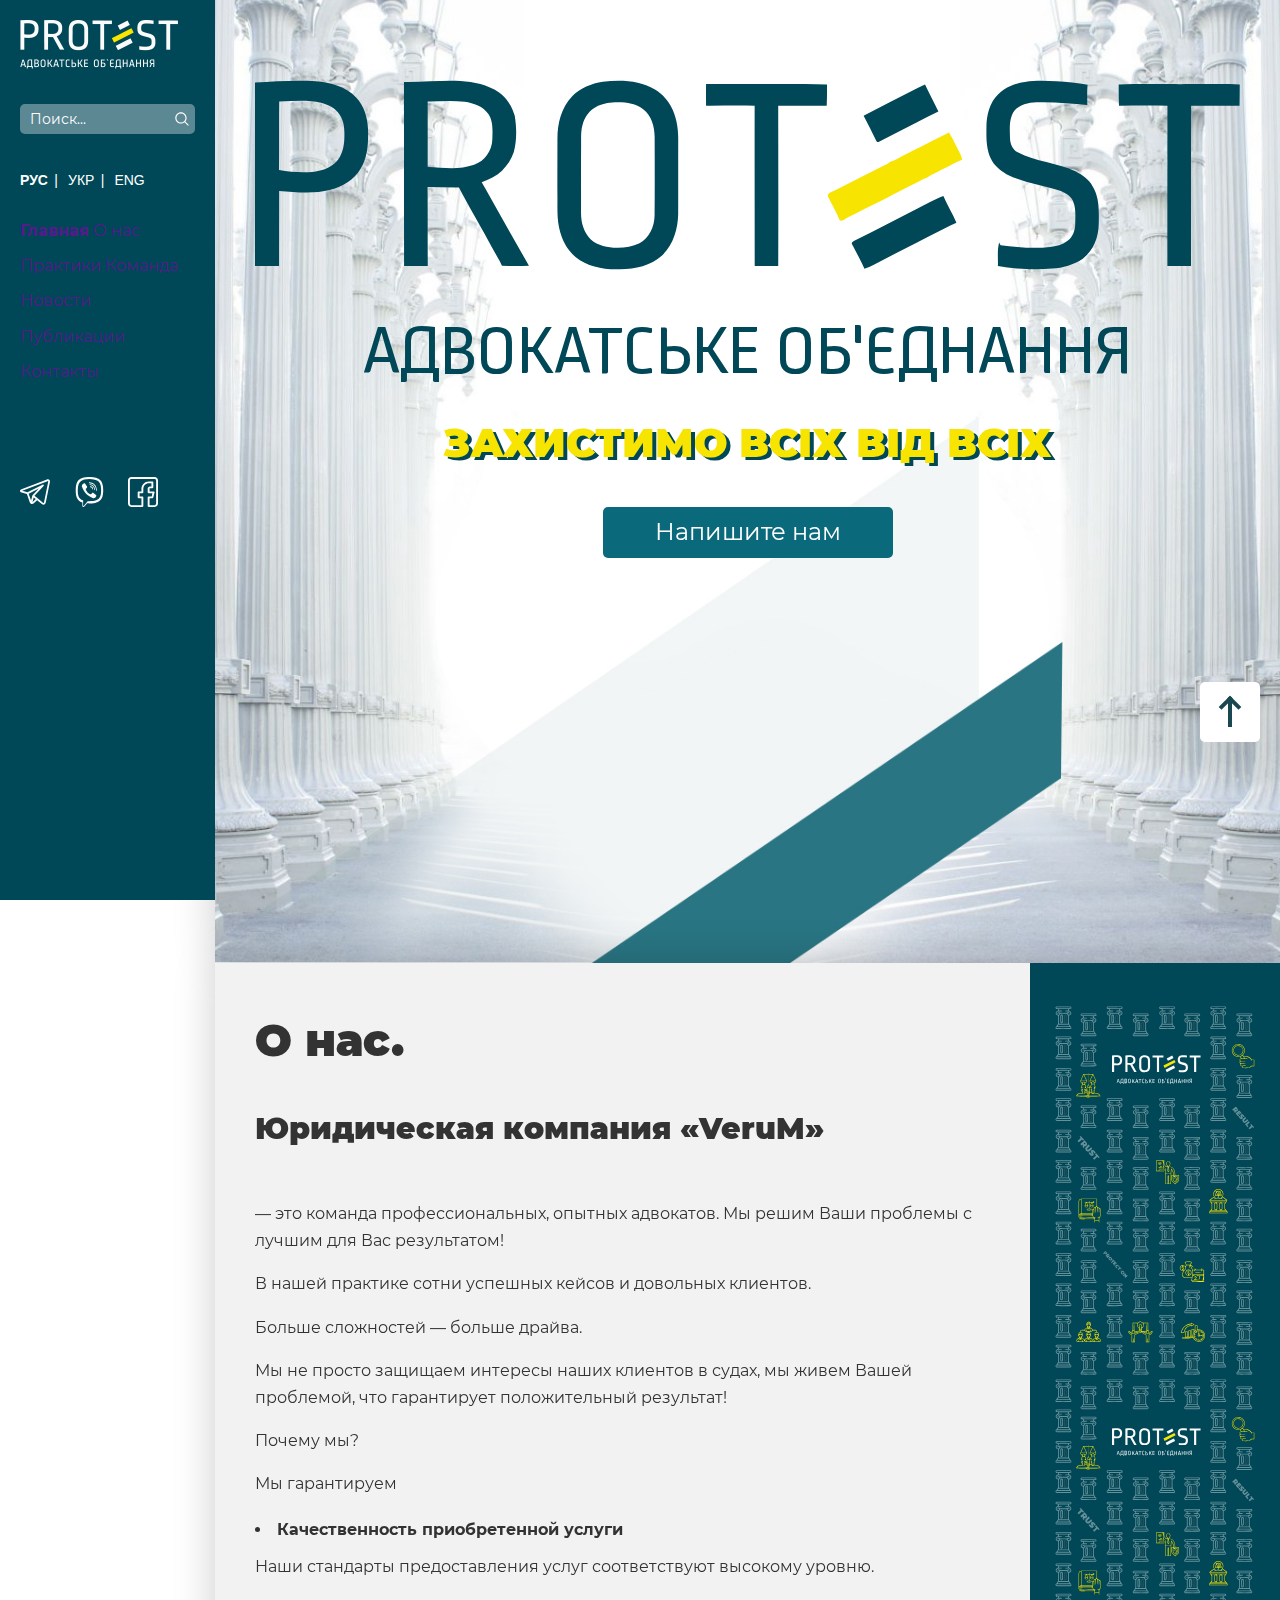
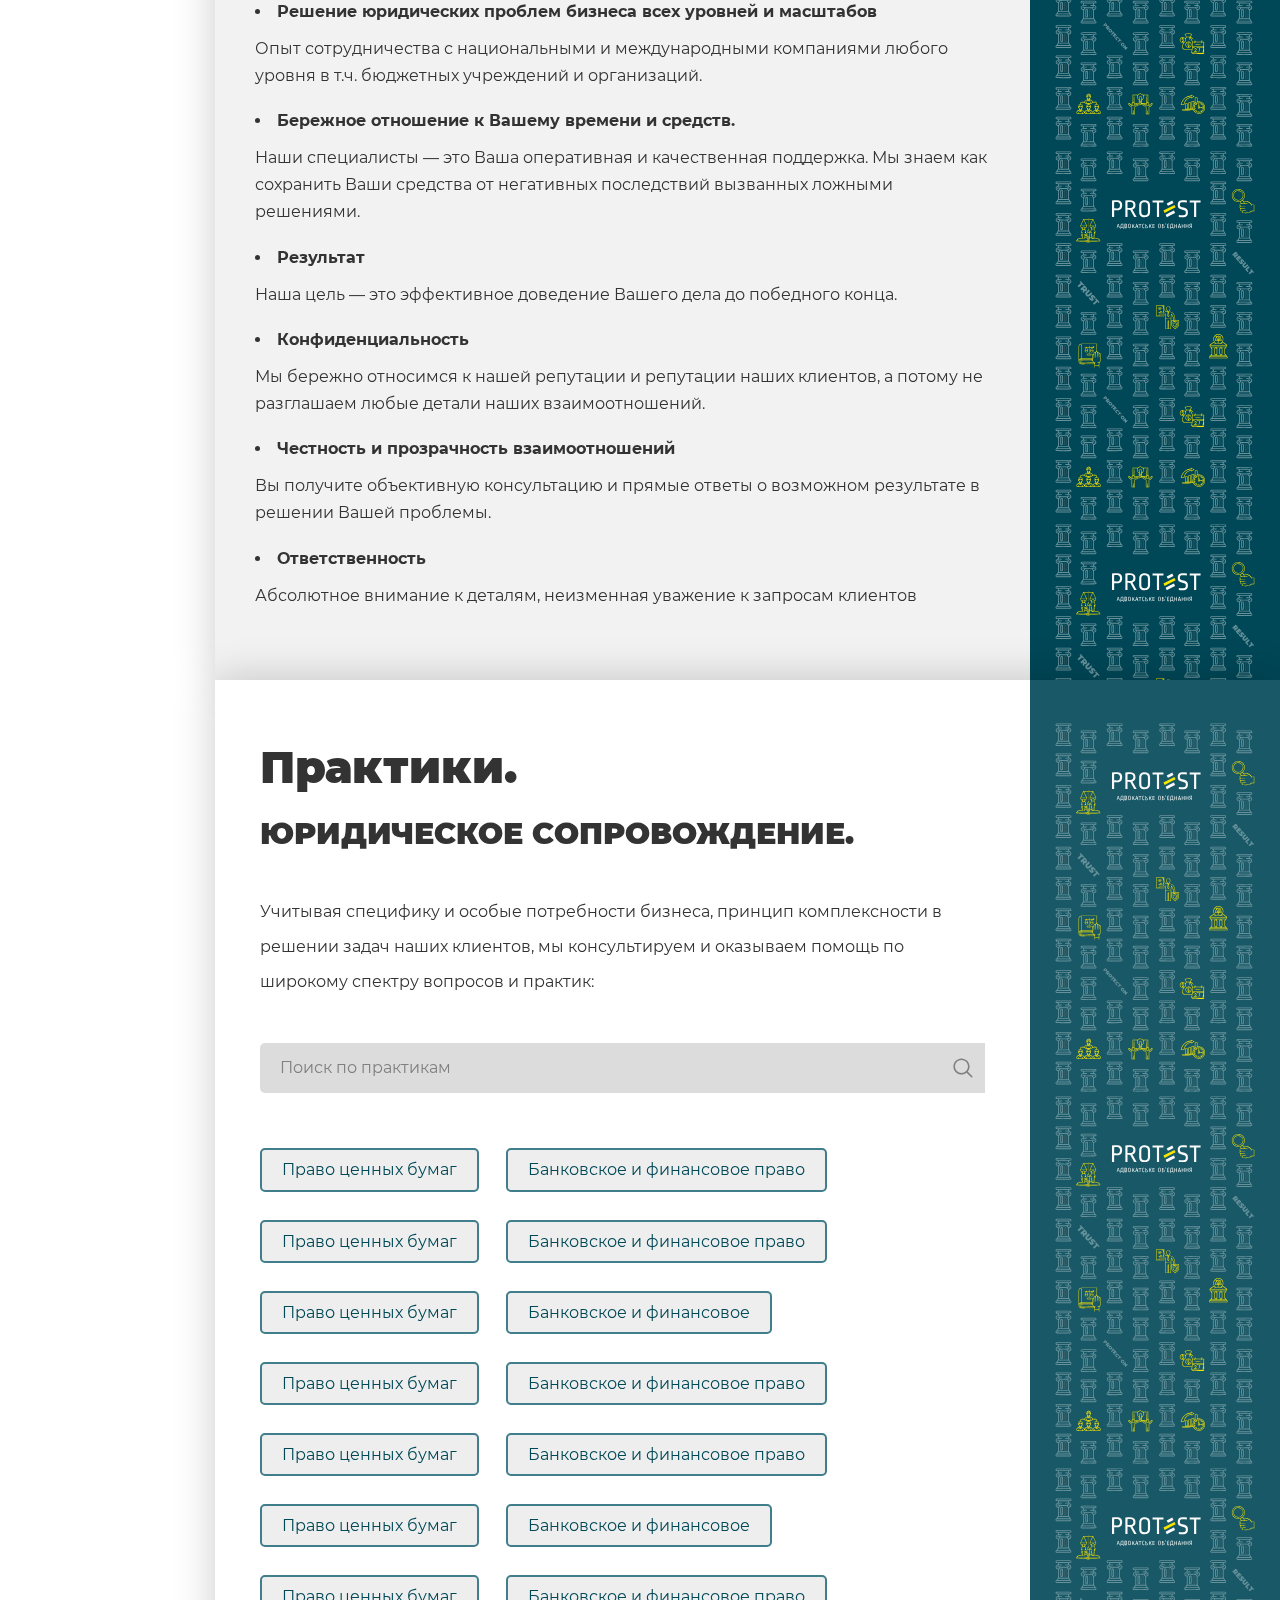
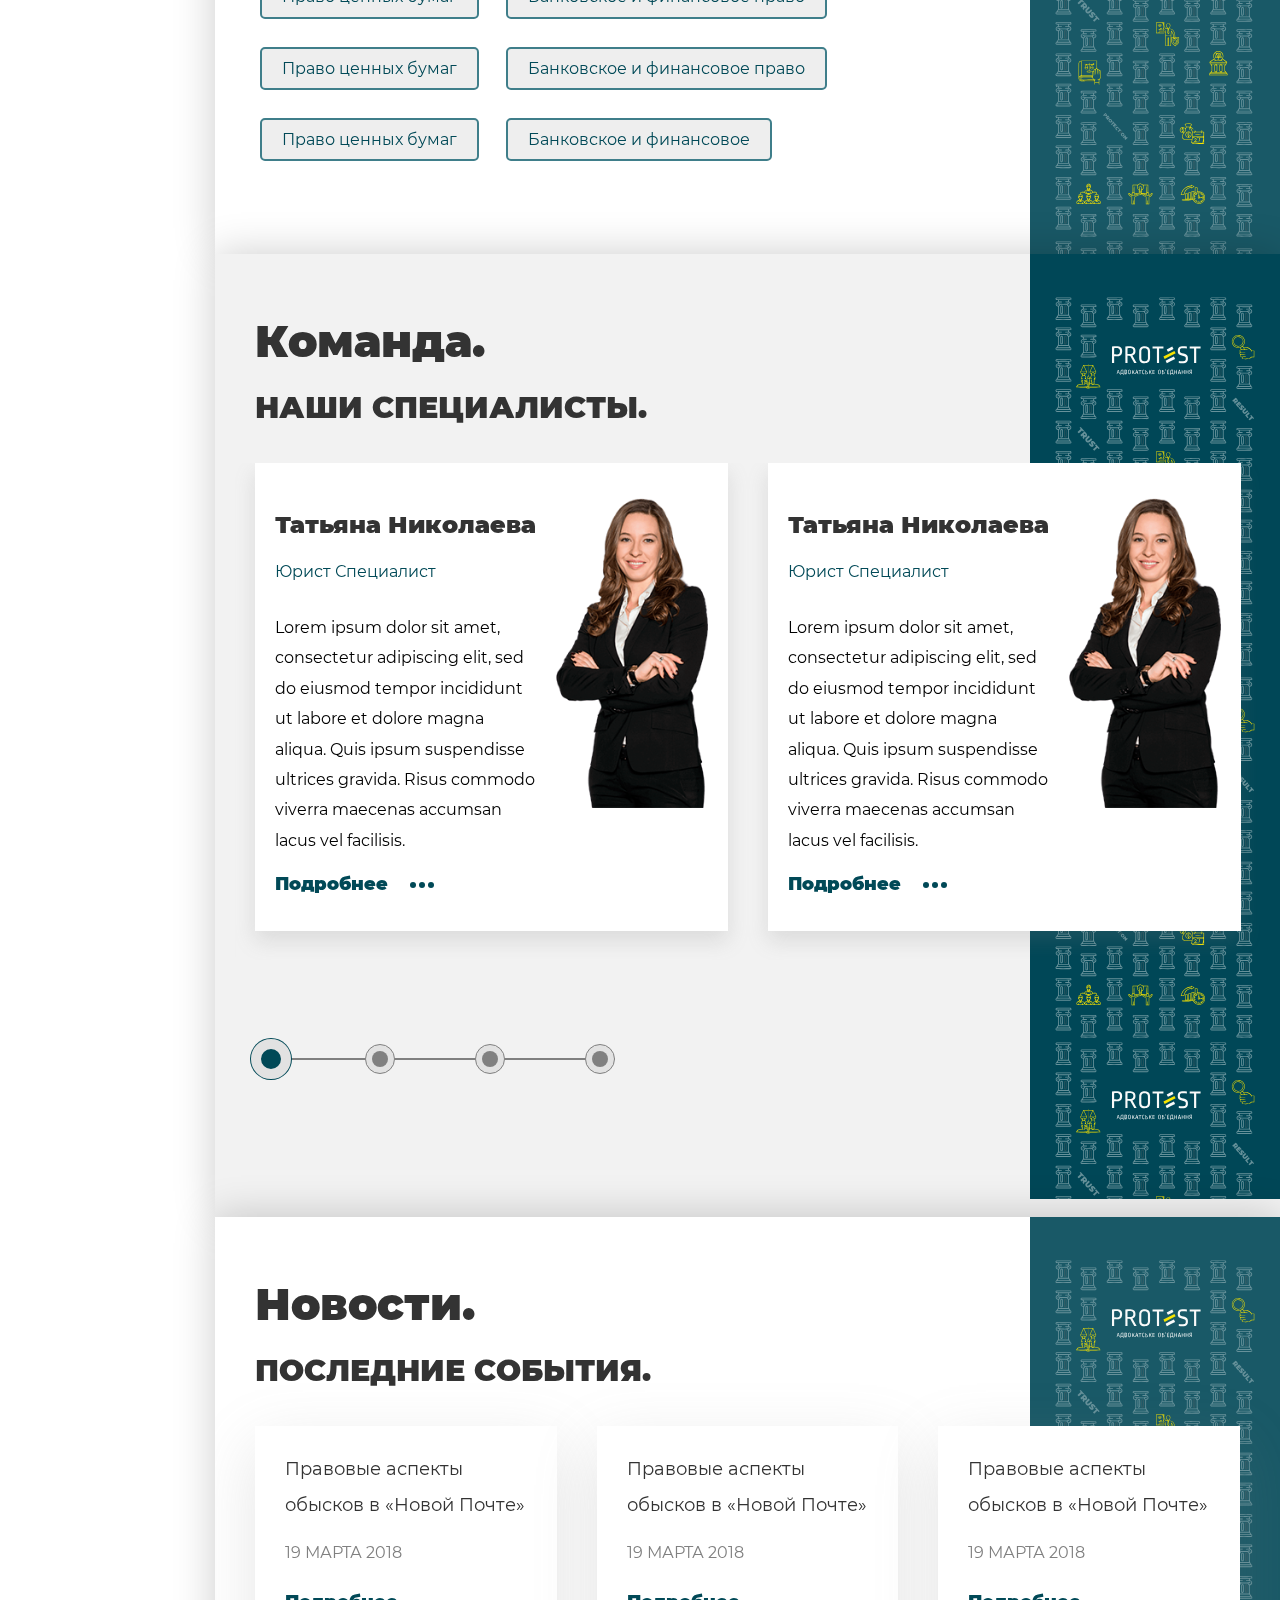
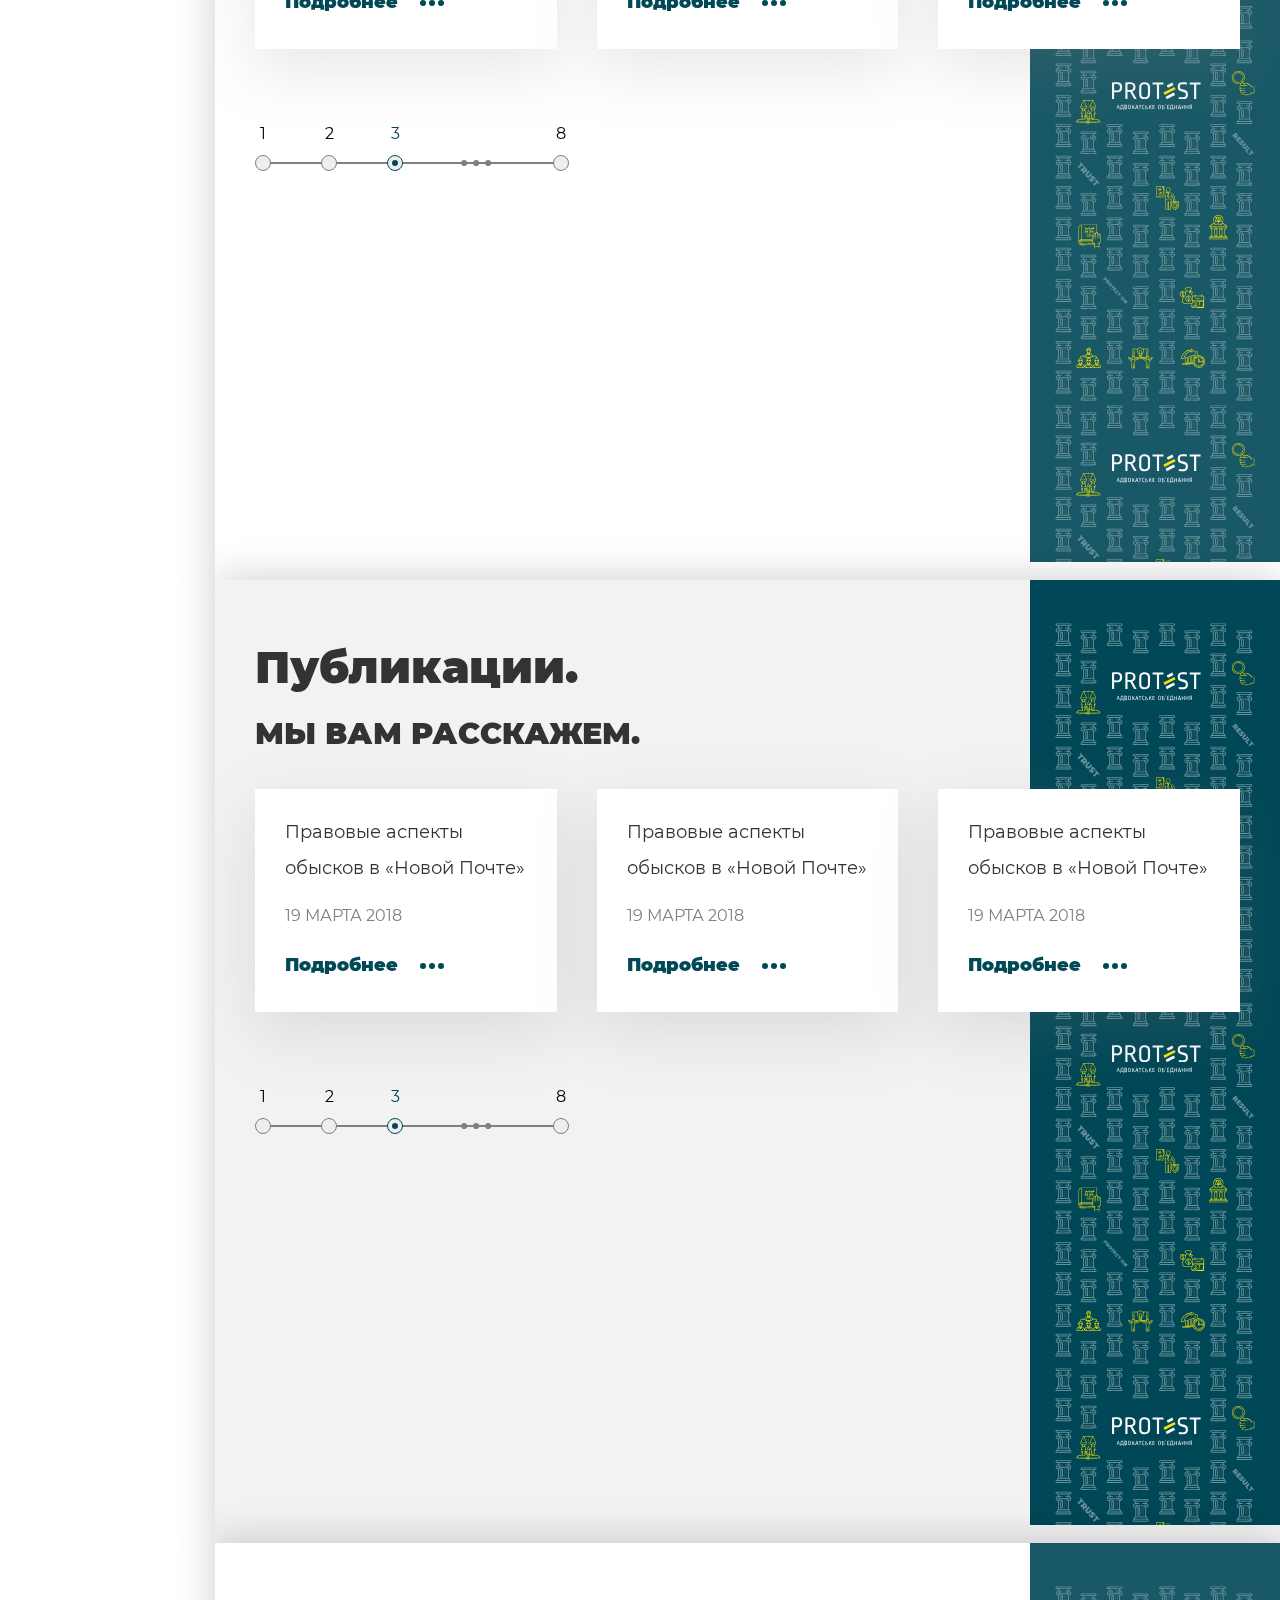
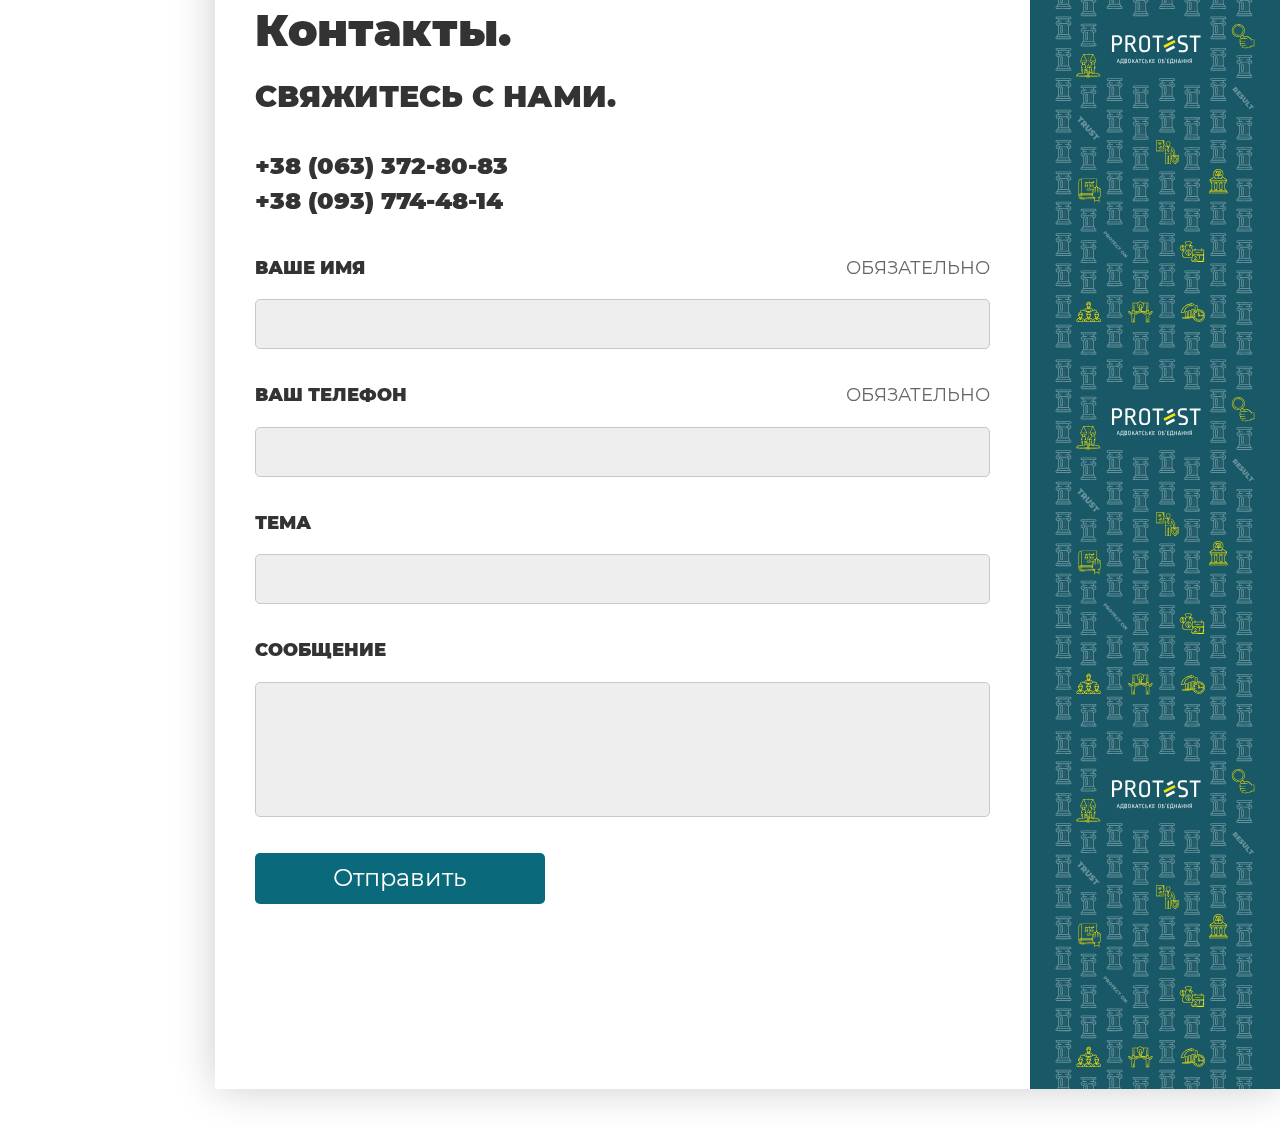
<file: main.html>
<!DOCTYPE html>
<html lang="en">

<head>
    <meta charset="UTF-8">
    <meta name="viewport" content="width=device-width, initial-scale=1, maximum-scale=1">
    <title>Галицькі Контракти – рекламна агенція повного цик</title>

    <link rel="stylesheet" href="fonts/fonts.css">
    <link rel="stylesheet" href="css/slick.css">
    <link rel="stylesheet" href="style.css">
</head>

<body>




    <div class="container container--inner">

        <div class="wrapper">

            <div class="mobile-wrap">
                <span class="line-burger"></span>
            </div>

            <aside class="wrapper__aside">

                <a href="" class="main-header__logo">
                    <img src="img/icons/logo.png" alt="">
                </a>
                <form class="main-header__form">
                    <input type="text" class="main-header__input" placeholder="Поиск...">
                    <button class="main-header__btn">
                        <svg xmlns="http://www.w3.org/2000/svg" viewBox="0 0 512 512">
                            <path
                                d="M495 466.2L377.2 348.4c29.2-35.6 46.8-81.2 46.8-130.9C424 103.5 331.5 11 217.5 11 103.4 11 11 103.5 11 217.5S103.4 424 217.5 424c49.7 0 95.2-17.5 130.8-46.7L466.1 495c8 8 20.9 8 28.9 0 8-7.9 8-20.9 0-28.8zm-277.5-83.3C126.2 382.9 52 308.7 52 217.5S126.2 52 217.5 52C308.7 52 383 126.3 383 217.5s-74.3 165.4-165.5 165.4z">
                            </path>
                        </svg>
                    </button>
                </form>
                <ul>
                    <li id="qtranslate-3" class="widget qtranxs_widget">
                        <ul class="language-chooser language-chooser-text qtranxs_language_chooser"
                            id="qtranslate-3-chooser">
                            <li class="lang-ru active">
                                <a href="" lang="ru" title="Рус (ru)"
                                    class="qtranxs_text qtranxs_text_ru"><span>Рус</span></a>
                            </li>
                            <li class="lang-ua">
                                <a href="" lang="ua" title="Рус (ua)"
                                    class="qtranxs_text qtranxs_text_ua"><span>Укр</span></a>
                            </li>
                            <li class="lang-en">
                                <a href="" lang="en" title="Eng (en)"
                                    class="qtranxs_text qtranxs_text_en"><span>Eng</span></a>
                            </li>
                        </ul>
                        <div class="qtranxs_widget_end"></div>
                    </li>
                </ul>
                <ul class="main-header__list">
                    <li class="main-header__link main-header__link--active"><a href="">Главная</a></li>
                    <li class="main-header__link"><a href="">О нас</a></li>
                    <li class="main-header__link"><a href="">Практики</a></li>
                    <li class="main-header__link"><a href="">Команда</a></li>
                    <li class="main-header__link"><a href="">Новости</a></li>
                    <li class="main-header__link"><a href="">Публикации</a></li>
                    <li class="main-header__link"><a href="">Контакты</a></li>
                </ul>

                <ul class="main-header__socials">
                    <li class="main-header__box">
                        <a href="">
                            <svg height="512pt" viewBox="0 -39 512.00011 512" width="512pt"
                                xmlns="http://www.w3.org/2000/svg">
                                <path
                                    d="m504.09375 11.859375c-6.253906-7.648437-15.621094-11.859375-26.378906-11.859375-5.847656 0-12.042969 1.230469-18.410156 3.664062l-433.398438 165.441407c-23 8.777343-26.097656 21.949219-25.8984375 29.019531s4.0390625 20.046875 27.4999995 27.511719c.140626.042969.28125.085937.421876.125l89.898437 25.726562 48.617187 139.023438c6.628907 18.953125 21.507813 30.726562 38.835938 30.726562 10.925781 0 21.671875-4.578125 31.078125-13.234375l55.605469-51.199218 80.652344 64.941406c.007812.007812.019531.011718.027343.019531l.765625.617187c.070313.054688.144532.113282.214844.167969 8.964844 6.953125 18.75 10.625 28.308594 10.628907h.003906c18.675781 0 33.546875-13.824219 37.878906-35.214844l71.011719-350.640625c2.851563-14.074219.460937-26.667969-6.734375-35.464844zm-356.191406 234.742187 173.441406-88.605468-107.996094 114.753906c-1.769531 1.878906-3.023437 4.179688-3.640625 6.683594l-20.824219 84.351562zm68.132812 139.332032c-.71875.660156-1.441406 1.25-2.164062 1.792968l19.320312-78.25 35.144532 28.300782zm265.390625-344.566406-71.011719 350.644531c-.683593 3.355469-2.867187 11.164062-8.480468 11.164062-2.773438 0-6.257813-1.511719-9.824219-4.257812l-91.390625-73.585938c-.011719-.011719-.027344-.023437-.042969-.03125l-54.378906-43.789062 156.175781-165.949219c5-5.3125 5.453125-13.449219 1.074219-19.285156-4.382813-5.835938-12.324219-7.671875-18.820313-4.351563l-256.867187 131.226563-91.121094-26.070313 433.265625-165.390625c3.660156-1.398437 6.214844-1.691406 7.710938-1.691406.917968 0 2.550781.109375 3.15625.855469.796875.972656 1.8125 4.289062.554687 10.511719zm0 0" />
                            </svg>
                        </a>
                    </li>
                    <li class="main-header__box">
                        <a href="">
                            <svg height="512" viewBox="0 0 24 24" width="512" xmlns="http://www.w3.org/2000/svg">
                                <path
                                    d="m23.155 13.893c.716-6.027-.344-9.832-2.256-11.553l.001-.001c-3.086-2.939-13.508-3.374-17.2.132-1.658 1.715-2.242 4.232-2.306 7.348-.064 3.117-.14 8.956 5.301 10.54h.005l-.005 2.419s-.037.98.589 1.177c.716.232 1.04-.223 3.267-2.883 3.724.323 6.584-.417 6.909-.525.752-.252 5.007-.815 5.695-6.654zm-12.237 5.477s-2.357 2.939-3.09 3.702c-.24.248-.503.225-.499-.267 0-.323.018-4.016.018-4.016-4.613-1.322-4.341-6.294-4.291-8.895.05-2.602.526-4.733 1.93-6.168 3.239-3.037 12.376-2.358 14.704-.17 2.846 2.523 1.833 9.651 1.839 9.894-.585 4.874-4.033 5.183-4.667 5.394-.271.09-2.786.737-5.944.526z" />
                                <path
                                    d="m12.222 4.297c-.385 0-.385.6 0 .605 2.987.023 5.447 2.105 5.474 5.924 0 .403.59.398.585-.005h-.001c-.032-4.115-2.718-6.501-6.058-6.524z" />
                                <path
                                    d="m16.151 10.193c-.009.398.58.417.585.014.049-2.269-1.35-4.138-3.979-4.335-.385-.028-.425.577-.041.605 2.28.173 3.481 1.729 3.435 3.716z" />
                                <path
                                    d="m15.521 12.774c-.494-.286-.997-.108-1.205.173l-.435.563c-.221.286-.634.248-.634.248-3.014-.797-3.82-3.951-3.82-3.951s-.037-.427.239-.656l.544-.45c.272-.216.444-.736.167-1.247-.74-1.337-1.237-1.798-1.49-2.152-.266-.333-.666-.408-1.082-.183h-.009c-.865.506-1.812 1.453-1.509 2.428.517 1.028 1.467 4.305 4.495 6.781 1.423 1.171 3.675 2.371 4.631 2.648l.009.014c.942.314 1.858-.67 2.347-1.561v-.007c.217-.431.145-.839-.172-1.106-.562-.548-1.41-1.153-2.076-1.542z" />
                                <path
                                    d="m13.169 8.104c.961.056 1.427.558 1.477 1.589.018.403.603.375.585-.028-.064-1.346-.766-2.096-2.03-2.166-.385-.023-.421.582-.032.605z" />
                            </svg>
                        </a>
                    </li>
                    <li class="main-header__box">
                        <a href="">
                            <svg height="512" viewBox="0 0 24 24" width="512" xmlns="http://www.w3.org/2000/svg">
                                <path
                                    d="m2.707 24h8.804c.414 0 .75-.336.75-.75 0-.16-.01-6.84-.011-7 0-.414-.336-.75-.75-.75h-2.25v-2.5h2.25c.414 0 .75-.336.75-.75v-2.817c0-2.444 1.989-4.433 4.433-4.433h2.067v2.5h-1.25c-.965 0-1.75.785-1.75 1.75v3c0 .414.336.75.75.75h3.04l-.625 2.5h-2.415c-.414 0-.75.336-.75.75v7c0 .414.336.75.75.75h4.793c1.493 0 2.707-1.214 2.707-2.707v-18.586c0-1.493-1.214-2.707-2.707-2.707h-18.586c-1.493 0-2.707 1.214-2.707 2.707v18.587c0 1.492 1.214 2.706 2.707 2.706zm-1.207-21.293c0-.666.541-1.207 1.207-1.207h18.587c.666 0 1.207.541 1.207 1.207v18.587c0 .666-.541 1.207-1.207 1.207h-4.044v-5.501h2.25c.344 0 .644-.234.728-.568l1-4c.118-.473-.239-.932-.728-.932h-3.25v-2.25c0-.136.114-.25.25-.25h2c.414 0 .75-.336.75-.75v-4c0-.414-.336-.75-.75-.75h-2.817c-3.271 0-5.933 2.662-5.933 5.933v2.067h-2.25c-.414 0-.75.336-.75.75v4c0 .414.336.75.75.75h2.25v5.5h-8.043c-.666 0-1.207-.541-1.207-1.207z" />
                            </svg>
                        </a>
                    </li>
                </ul>
            </aside>

            <section class="info wrapper__box" data-elem="block">
                <div class="info__wrap">
                    <div class="info__logo">
                        <img src="img/info-logo.svg" alt="">
                    </div>
                    <p class="info__text">Адвокатське об'єднання</p>
                    <p class="info__desc">Захистимо всіх від всіх</p>
                    <button class="btn btn--call">Напишите нам</button>

                </div>
            </section>

            <section class="about wrapper__box" data-elem="block">
                <div class="about__content">
                    <div class="about__wrap">
                        <h3 class="title">О нас.</h3>
                        <h4 class="subtitle subtitle--inner">Юридическая компания «VeruM»</h4>
                        <div class="about__text">
                            <p>&#8212; это команда профессиональных, опытных адвокатов. Мы решим Ваши проблемы с лучшим для Вас результатом!</p>
                            <p>В нашей практике сотни успешных кейсов и довольных клиентов.</p>
                            <p>Больше сложностей &#8212; больше драйва.</p>
                            <p>Мы не просто защищаем интересы наших клиентов в судах, мы живем Вашей проблемой, что гарантирует положительный результат!</p>
                            <p>Почему мы?</p>
                            <p>Мы гарантируем</p>
                            <ul>
                            <li><strong> Качественность приобретенной услуги</strong></li>
                            </ul>
                            <p>Наши стандарты предоставления услуг соответствуют высокому уровню.</p>
                            <ul>
                            <li><strong> Решение юридических проблем бизнеса всех уровней и масштабов</strong></li>
                            </ul>
                            <p>Опыт сотрудничества с национальными и международными компаниями любого уровня в т.ч. бюджетных учреждений и организаций.</p>
                            <ul>
                            <li><strong> Бережное отношение к Вашему времени и средств.</strong></li>
                            </ul>
                            <p>Наши специалисты &#8212; это Ваша оперативная и качественная поддержка. Мы знаем как сохранить Ваши средства от негативных последствий вызванных ложными решениями.</p>
                            <ul>
                            <li><strong> Результат</strong></li>
                            </ul>
                            <p>Наша цель &#8212; это эффективное доведение Вашего дела до победного конца.</p>
                            <ul>
                            <li><strong> Конфиденциальность</strong></li>
                            </ul>
                            <p>Мы бережно относимся к нашей репутации и репутации наших клиентов, а потому не разглашаем любые детали наших взаимоотношений.</p>
                            <ul>
                            <li><strong> Честность и прозрачность взаимоотношений</strong></li>
                            </ul>
                            <p>Вы получите объективную консультацию и прямые ответы о возможном результате в решении Вашей проблемы.</p>
                            <ul>
                            <li><strong> Ответственность</strong></li>
                            </ul>
                            <p>Абсолютное внимание к деталям, неизменная уважение к запросам клиентов</p>
                        </div>

                    </div>
                    <div class="decor">
                        <div class="decor__bg" style="background-image: url(img/pattern.svg)"></div>
                    </div>
                </div>
            </section>

            <section class="practic wrapper__box" data-elem="block">
                <div class="practic__content">
                    <div class="practic__wrap">
                        <h3 class="title">Практики.</h3>
                        <h4 class="subtitle">Юридическое сопровождение.</h4>
                        <div class="practic__text">
                            <p>Учитывая специфику и особые потребности бизнеса, принцип комплексности в решении задач
                                наших клиентов, мы консультируем и оказываем помощь по широкому спектру вопросов и
                                практик:</p>
                        </div>
                        <form class="practic__form">
                            <input type="text" class="practic__input" placeholder="Поиск по практикам">
                            <button class="practic__btn">
                                <svg xmlns="http://www.w3.org/2000/svg" viewBox="0 0 512 512">
                                    <path fill="#808080"
                                        d="M495 466.2L377.2 348.4c29.2-35.6 46.8-81.2 46.8-130.9C424 103.5 331.5 11 217.5 11 103.4 11 11 103.5 11 217.5S103.4 424 217.5 424c49.7 0 95.2-17.5 130.8-46.7L466.1 495c8 8 20.9 8 28.9 0 8-7.9 8-20.9 0-28.8zm-277.5-83.3C126.2 382.9 52 308.7 52 217.5S126.2 52 217.5 52C308.7 52 383 126.3 383 217.5s-74.3 165.4-165.5 165.4z" />
                                </svg>
                            </button>
                        </form>
                        <div class="practic__holder">
                            <p class="practic__box">Право ценных бумаг</p>
                            <p class="practic__box">Банковское и финансовое право</p>
                            <p class="practic__box">Право ценных бумаг</p>
                            <p class="practic__box">Банковское и финансовое право</p>
                            <p class="practic__box">Право ценных бумаг</p>
                            <p class="practic__box">Банковское и финансовое</p>

                            <p class="practic__box">Право ценных бумаг</p>
                            <p class="practic__box">Банковское и финансовое право</p>
                            <p class="practic__box">Право ценных бумаг</p>
                            <p class="practic__box">Банковское и финансовое право</p>
                            <p class="practic__box">Право ценных бумаг</p>
                            <p class="practic__box">Банковское и финансовое</p>

                            <p class="practic__box">Право ценных бумаг</p>
                            <p class="practic__box">Банковское и финансовое право</p>
                            <p class="practic__box">Право ценных бумаг</p>
                            <p class="practic__box">Банковское и финансовое право</p>
                            <p class="practic__box">Право ценных бумаг</p>
                            <p class="practic__box">Банковское и финансовое</p>
                        </div>
                    </div>
                    <div class="decor decor--inner">
                        <div class="decor__bg" style="background-image: url(img/pattern.svg)"></div>
                    </div>
                </div>
            </section>

            <section class="team wrapper__box" data-elem="block">
                <div class="team__content">
                    <div class="team__wrap">
                        <h3 class="title">Команда.</h3>
                        <h4 class="subtitle">Наши специалисты.</h4>
                        <div class="team__slider">
                            <a href="" class="team__item">
                                <div class="team__box">
                                    <p class="team__fio">Татьяна Николаева</p>
                                    <p class="team__position">Юрист Специалист</p>
                                    <div class="team__text">
                                        <p>Lorem ipsum dolor sit amet, consectetur adipiscing elit, sed do eiusmod
                                            tempor incididunt ut labore et dolore magna aliqua. Quis ipsum suspendisse
                                            ultrices gravida. Risus commodo viverra maecenas accumsan lacus vel
                                            facilisis. </p>
                                    </div>
                                    <button class="details__btn">
                                        <span class="details__info">Подробнее</span>
                                        <svg class="details__block" width="24" height="6" viewBox="0 0 24 6"
                                            xmlns="http://www.w3.org/2000/svg">
                                            <rect width="6" height="6" rx="3" />
                                            <rect x="9" width="6" height="6" rx="3" />
                                            <rect x="18" width="6" height="6" rx="3" />
                                        </svg>

                                    </button>
                                </div>
                                <div class="team__image">
                                    <img src="img/women.png" alt="">
                                </div>
                            </a>

                            <a href="" class="team__item">
                                <div class="team__box">
                                    <p class="team__fio">Татьяна Николаева</p>
                                    <p class="team__position">Юрист Специалист</p>
                                    <div class="team__text">
                                        <p>Lorem ipsum dolor sit amet, consectetur adipiscing elit, sed do eiusmod
                                            tempor incididunt ut labore et dolore magna aliqua. Quis ipsum suspendisse
                                            ultrices gravida. Risus commodo viverra maecenas accumsan lacus vel
                                            facilisis. </p>
                                    </div>
                                    <button class="details__btn">
                                        <span class="details__info">Подробнее</span>
                                        <svg class="details__block" width="24" height="6" viewBox="0 0 24 6"
                                            xmlns="http://www.w3.org/2000/svg">
                                            <rect width="6" height="6" rx="3" />
                                            <rect x="9" width="6" height="6" rx="3" />
                                            <rect x="18" width="6" height="6" rx="3" />
                                        </svg>

                                    </button>
                                </div>
                                <div class="team__image">
                                    <img src="img/women.png" alt="">
                                </div>
                            </a>

                            <a href="" class="team__item">
                                <div class="team__box">
                                    <p class="team__fio">3333 Татьяна Николаева</p>
                                    <p class="team__position">Юрист Специалист</p>
                                    <div class="team__text">
                                        <p>Lorem ipsum dolor sit amet, consectetur adipiscing elit, sed do eiusmod
                                            tempor incididunt ut labore et dolore magna aliqua. Quis ipsum suspendisse
                                            ultrices gravida. Risus commodo viverra maecenas accumsan lacus vel
                                            facilisis. </p>
                                    </div>
                                    <button class="details__btn">
                                        <span class="details__info">Подробнее</span>
                                        <svg class="details__block" width="24" height="6" viewBox="0 0 24 6"
                                            xmlns="http://www.w3.org/2000/svg">
                                            <rect width="6" height="6" rx="3" />
                                            <rect x="9" width="6" height="6" rx="3" />
                                            <rect x="18" width="6" height="6" rx="3" />
                                        </svg>
                                    </button>
                                </div>
                                <div class="team__image">
                                    <!-- <img src="img/women.png" alt=""> -->
                                </div>
                            </a>

                            <a href="" class="team__item">
                                <div class="team__box">
                                    <p class="team__fio">444 Татьяна Николаева</p>
                                    <p class="team__position">Юрист Специалист</p>
                                    <div class="team__text">
                                        <p>Lorem ipsum dolor sit amet, consectetur adipiscing elit, sed do eiusmod
                                            tempor incididunt ut labore et dolore magna aliqua. Quis ipsum suspendisse
                                            ultrices gravida. Risus commodo viverra maecenas accumsan lacus vel
                                            facilisis. </p>
                                    </div>
                                    <button class="details__btn">
                                        <span class="details__info">Подробнее</span>
                                        <svg class="details__block" width="24" height="6" viewBox="0 0 24 6"
                                            xmlns="http://www.w3.org/2000/svg">
                                            <rect width="6" height="6" rx="3" />
                                            <rect x="9" width="6" height="6" rx="3" />
                                            <rect x="18" width="6" height="6" rx="3" />
                                        </svg>
                                    </button>
                                </div>
                                <div class="team__image">
                                    <img src="img/women.png" alt="">
                                </div>
                            </a>

                        </div>
                        <!--end team__holder-->
                        <style id="dot-slider"></style>
                        <div class="team__dots"></div>
                    </div>

                    <div class="decor">
                        <div class="decor__bg" style="background-image: url(img/pattern.svg)"></div>
                    </div>

                </div>
            </section>

            <section class="news wrapper__box" data-elem="block">
                <div class="news__content">
                    <div class="news__wrap">
                        <h3 class="title">Новости.</h3>
                        <h4 class="subtitle">Последние события.</h4>
                        <div class="news__holder">
                            <a href="" class="news__item">
                                <p class="news__title">Правовые аспекты обысков в «Новой Почте»</p>
                                <p class="news__data">19 марта 2018</p>
                                <button class="details__btn">
                                    <span class="details__info">Подробнее</span>
                                    <svg class="details__block" width="24" height="6" viewBox="0 0 24 6"
                                        xmlns="http://www.w3.org/2000/svg">
                                        <rect width="6" height="6" rx="3" />
                                        <rect x="9" width="6" height="6" rx="3" />
                                        <rect x="18" width="6" height="6" rx="3" />
                                    </svg>
                                </button>
                            </a>
                            <a href="" class="news__item">
                                <p class="news__title">Правовые аспекты обысков в «Новой Почте»</p>
                                <p class="news__data">19 марта 2018</p>
                                <button class="details__btn">
                                    <span class="details__info">Подробнее</span>
                                    <svg class="details__block" width="24" height="6" viewBox="0 0 24 6"
                                        xmlns="http://www.w3.org/2000/svg">
                                        <rect width="6" height="6" rx="3" />
                                        <rect x="9" width="6" height="6" rx="3" />
                                        <rect x="18" width="6" height="6" rx="3" />
                                    </svg>
                                </button>
                            </a>
                            <a href="" class="news__item">
                                <p class="news__title">Правовые аспекты обысков в «Новой Почте»</p>
                                <p class="news__data">19 марта 2018</p>
                                <button class="details__btn">
                                    <span class="details__info">Подробнее</span>
                                    <svg class="details__block" width="24" height="6" viewBox="0 0 24 6"
                                        xmlns="http://www.w3.org/2000/svg">
                                        <rect width="6" height="6" rx="3" />
                                        <rect x="9" width="6" height="6" rx="3" />
                                        <rect x="18" width="6" height="6" rx="3" />
                                    </svg>
                                </button>
                            </a>
                        </div>
                        <!--end news__holder-->
                        <nav class="navigation pagination" role="navigation">
                            <div class="nav-links">
                                <a class="page-numbers" href="">1</a>
                                <a class="page-numbers" href="">2</a>
                                <span class="page-numbers current">3</span>
                                <span class="page-numbers dots">…</span>
                                <a class="page-numbers" href="">8</a>
                            </div>
                        </nav>
                    </div>

                    <div class="decor decor--inner">
                        <div class="decor__bg" style="background-image: url(img/pattern.svg)"></div>
                    </div>
                </div>

            </section>

            <section class="news news--blog wrapper__box" data-elem="block">
                <div class="news__content">
                    <div class="news__wrap">
                        <h3 class="title">Публикации.</h3>
                        <h4 class="subtitle">Мы вам расскажем.</h4>
                        <div class="news__holder">
                            <a href="" class="news__item">
                                <p class="news__title">Правовые аспекты обысков в «Новой Почте»</p>
                                <p class="news__data">19 марта 2018</p>
                                <button class="details__btn">
                                    <span class="details__info">Подробнее</span>
                                    <svg class="details__block" width="24" height="6" viewBox="0 0 24 6"
                                        xmlns="http://www.w3.org/2000/svg">
                                        <rect width="6" height="6" rx="3" />
                                        <rect x="9" width="6" height="6" rx="3" />
                                        <rect x="18" width="6" height="6" rx="3" />
                                    </svg>
                                </button>
                            </a>
                            <a href="" class="news__item">
                                <p class="news__title">Правовые аспекты обысков в «Новой Почте»</p>
                                <p class="news__data">19 марта 2018</p>
                                <button class="details__btn">
                                    <span class="details__info">Подробнее</span>
                                    <svg class="details__block" width="24" height="6" viewBox="0 0 24 6"
                                        xmlns="http://www.w3.org/2000/svg">
                                        <rect width="6" height="6" rx="3" />
                                        <rect x="9" width="6" height="6" rx="3" />
                                        <rect x="18" width="6" height="6" rx="3" />
                                    </svg>
                                </button>
                            </a>
                            <a href="" class="news__item">
                                <p class="news__title">Правовые аспекты обысков в «Новой Почте»</p>
                                <p class="news__data">19 марта 2018</p>
                                <button class="details__btn">
                                    <span class="details__info">Подробнее</span>
                                    <svg class="details__block" width="24" height="6" viewBox="0 0 24 6"
                                        xmlns="http://www.w3.org/2000/svg">
                                        <rect width="6" height="6" rx="3" />
                                        <rect x="9" width="6" height="6" rx="3" />
                                        <rect x="18" width="6" height="6" rx="3" />
                                    </svg>
                                </button>
                            </a>
                        </div>
                        <!--end news__holder-->
                        <nav class="navigation pagination" role="navigation">
                            <div class="nav-links">
                                <a class="page-numbers" href="">1</a>
                                <a class="page-numbers" href="">2</a>
                                <span class="page-numbers current">3</span>
                                <span class="page-numbers dots">…</span>
                                <a class="page-numbers" href="">8</a>
                            </div>
                        </nav>
                    </div>

                    <div class="decor">
                        <div class="decor__bg" style="background-image: url(img/pattern.svg)"></div>
                    </div>
                </div>

            </section>

            <section class="contacts wrapper__box" data-elem="block">
                <div class="contacts__content">
                    <div class="contacts__wrap">
                        <h3 class="title">Контакты.</h3>
                        <h4 class="subtitle">Свяжитесь с нами.</h4>
                        <div class="contacts__block">
                            <p class="contacts__phone">+38 (063) 372-80-83</p>
                            <p class="contacts__phone">+38 (093) 774-48-14</p>
                        </div>
                        <form action="">
                            <div class="contacts__wrap-error">
                                <p class="contacts__error contacts__fail-name" style="display: none">Некоректное имя</p>
                                <p class="contacts__error contacts__fail-phone" style="display: none">Некоректный
                                    телефон</p>
                            </div>
                            <div class="contacts__box">
                                <div class="contacts__inner">
                                    <label for="c_name" class="contacts__label">Ваше имя</label>
                                    <p class="contacts__required">Обязательно</p>
                                </div>
                                <input id="c_name" type="text" class="input">
                            </div>

                            <div class="contacts__box">
                                <div class="contacts__inner">
                                    <label for="c_phone" class="contacts__label">Ваш телефон</label>
                                    <p class="contacts__required">Обязательно</p>
                                </div>
                                <input id="c_phone" type="tel" class="input">
                            </div>
                            <div class="contacts__box">
                                <div class="contacts__inner">
                                    <label for="c_topic" class="contacts__label">Тема</label>
                                </div>
                                <input id="c_topic" type="text" class="input">
                            </div>

                            <div class="contacts__box">
                                <div class="contacts__inner">
                                    <label for="c_msg" class="contacts__label">Сообщение</label>
                                </div>
                                <textarea id="c_msg" class="input input--textarea"></textarea>
                            </div>
                            <button class="btn btn--send">Отправить</button>
                        </form>
                    </div>
                    <div class="decor decor--inner">
                        <div class="decor__bg" style="background-image: url(img/pattern.svg)"></div>
                    </div>
                </div>
            </section>

            <footer class="main-footer main-footer__hidden wrapper__box">
                <div class="main-footer__wrap">
                    <div class="main-footer__content">
                        <div class="main-footer__logo">
                            <img src="img/icons/logo.png" alt="">
                        </div>
                        <div class="main-footer__desc">
                            <p>любое копирование должно сопровождаться обратной ссылкой. разработано <a
                                    href="">webworks.com.ua</a></p>
                        </div>
                    </div>
                </div>
            </footer>

            <button class="btn-scroll"></button>

        </div>
        <!--end wrapper-->

    </div>

    <script src="js/jquery-3.1.1.min.js"></script>
    <script src="js/jquery.maskedinput.min.js"></script>
    <script src="js/slick.min.js"></script>
    <script src="js/main.js"></script>

</body>

</html>
</file>
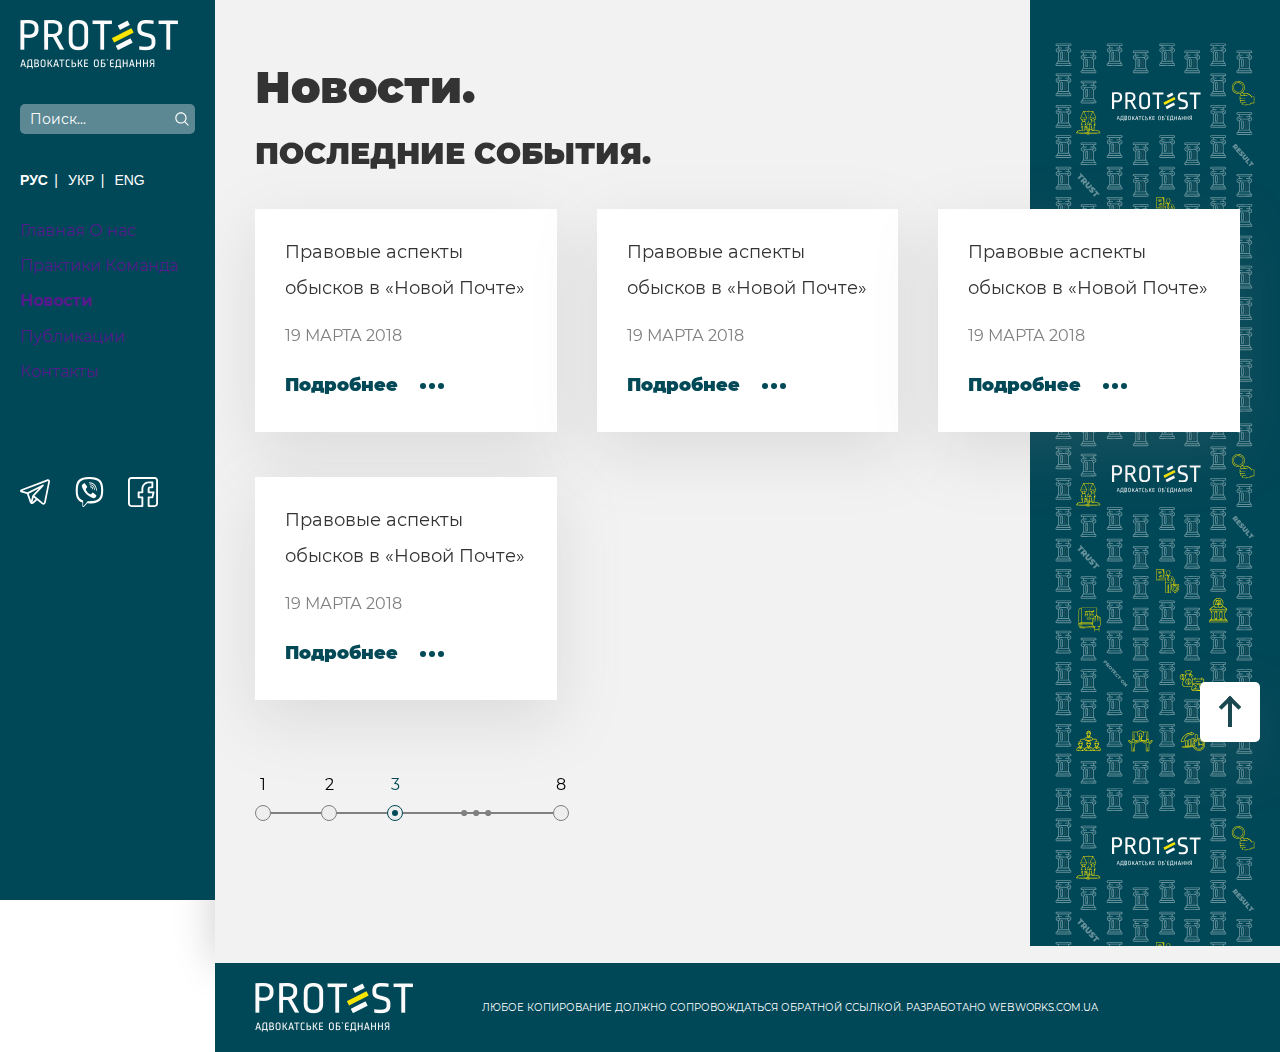
<file: news.html>
<!DOCTYPE html>
<html lang="en">
	<head>
		<meta charset="UTF-8">
		<meta name="viewport" content="width=device-width, initial-scale=1, maximum-scale=1">
		<title>Галицькі Контракти – рекламна агенція повного цик</title>

		<link rel="stylesheet" href="fonts/fonts.css">
    <link rel="stylesheet" href="css/slick.css">
		<link rel="stylesheet" href="style.css">
	</head>
	<body>




<div class="container container--inner">
  
  <div class="wrapper">

    <div class="mobile-wrap">
        <span class="line-burger"></span>
    </div>

    <aside class="wrapper__aside">

      <a href="" class="main-header__logo">
        <img src="img/icons/logo.png" alt="">
      </a>
      <form class="main-header__form">
        <input type="text" class="main-header__input" placeholder="Поиск...">
        <button class="main-header__btn">         
          <svg xmlns="http://www.w3.org/2000/svg" viewBox="0 0 512 512">
            <path d="M495 466.2L377.2 348.4c29.2-35.6 46.8-81.2 46.8-130.9C424 103.5 331.5 11 217.5 11 103.4 11 11 103.5 11 217.5S103.4 424 217.5 424c49.7 0 95.2-17.5 130.8-46.7L466.1 495c8 8 20.9 8 28.9 0 8-7.9 8-20.9 0-28.8zm-277.5-83.3C126.2 382.9 52 308.7 52 217.5S126.2 52 217.5 52C308.7 52 383 126.3 383 217.5s-74.3 165.4-165.5 165.4z"></path>
          </svg>
        </button>
      </form>
      <ul>
        <li id="qtranslate-3" class="widget qtranxs_widget">
          <ul class="language-chooser language-chooser-text qtranxs_language_chooser" id="qtranslate-3-chooser">
            <li class="lang-ru active">
              <a href="" lang="ru" title="Рус (ru)" class="qtranxs_text qtranxs_text_ru"><span>Рус</span></a>
            </li>
            <li class="lang-ua">
              <a href="" lang="ua" title="Рус (ua)" class="qtranxs_text qtranxs_text_ua"><span>Укр</span></a>
            </li>
              <li class="lang-en">
              <a href="" lang="en" title="Eng (en)" class="qtranxs_text qtranxs_text_en"><span>Eng</span></a>
              </li>
            </ul>
            <div class="qtranxs_widget_end"></div>
          </li>
      </ul>
      <ul class="main-header__list">
        <li class="main-header__link"><a href="">Главная</a></li>
        <li class="main-header__link"><a href="">О нас</a></li>
        <li class="main-header__link"><a href="">Практики</a></li>
        <li class="main-header__link"><a href="">Команда</a></li>
        <li class="main-header__link main-header__link--active"><a href="">Новости</a></li>
        <li class="main-header__link"><a href="">Публикации</a></li>
        <li class="main-header__link"><a href="">Контакты</a></li>
      </ul>

      <ul class="main-header__socials">
        <li class="main-header__box">
          <a href="">
            <svg height="512pt" viewBox="0 -39 512.00011 512" width="512pt" xmlns="http://www.w3.org/2000/svg">
              <path d="m504.09375 11.859375c-6.253906-7.648437-15.621094-11.859375-26.378906-11.859375-5.847656 0-12.042969 1.230469-18.410156 3.664062l-433.398438 165.441407c-23 8.777343-26.097656 21.949219-25.8984375 29.019531s4.0390625 20.046875 27.4999995 27.511719c.140626.042969.28125.085937.421876.125l89.898437 25.726562 48.617187 139.023438c6.628907 18.953125 21.507813 30.726562 38.835938 30.726562 10.925781 0 21.671875-4.578125 31.078125-13.234375l55.605469-51.199218 80.652344 64.941406c.007812.007812.019531.011718.027343.019531l.765625.617187c.070313.054688.144532.113282.214844.167969 8.964844 6.953125 18.75 10.625 28.308594 10.628907h.003906c18.675781 0 33.546875-13.824219 37.878906-35.214844l71.011719-350.640625c2.851563-14.074219.460937-26.667969-6.734375-35.464844zm-356.191406 234.742187 173.441406-88.605468-107.996094 114.753906c-1.769531 1.878906-3.023437 4.179688-3.640625 6.683594l-20.824219 84.351562zm68.132812 139.332032c-.71875.660156-1.441406 1.25-2.164062 1.792968l19.320312-78.25 35.144532 28.300782zm265.390625-344.566406-71.011719 350.644531c-.683593 3.355469-2.867187 11.164062-8.480468 11.164062-2.773438 0-6.257813-1.511719-9.824219-4.257812l-91.390625-73.585938c-.011719-.011719-.027344-.023437-.042969-.03125l-54.378906-43.789062 156.175781-165.949219c5-5.3125 5.453125-13.449219 1.074219-19.285156-4.382813-5.835938-12.324219-7.671875-18.820313-4.351563l-256.867187 131.226563-91.121094-26.070313 433.265625-165.390625c3.660156-1.398437 6.214844-1.691406 7.710938-1.691406.917968 0 2.550781.109375 3.15625.855469.796875.972656 1.8125 4.289062.554687 10.511719zm0 0"/>
            </svg>
          </a>
        </li>
        <li class="main-header__box">
          <a href="">
            <svg height="512" viewBox="0 0 24 24" width="512" xmlns="http://www.w3.org/2000/svg">
              <path d="m23.155 13.893c.716-6.027-.344-9.832-2.256-11.553l.001-.001c-3.086-2.939-13.508-3.374-17.2.132-1.658 1.715-2.242 4.232-2.306 7.348-.064 3.117-.14 8.956 5.301 10.54h.005l-.005 2.419s-.037.98.589 1.177c.716.232 1.04-.223 3.267-2.883 3.724.323 6.584-.417 6.909-.525.752-.252 5.007-.815 5.695-6.654zm-12.237 5.477s-2.357 2.939-3.09 3.702c-.24.248-.503.225-.499-.267 0-.323.018-4.016.018-4.016-4.613-1.322-4.341-6.294-4.291-8.895.05-2.602.526-4.733 1.93-6.168 3.239-3.037 12.376-2.358 14.704-.17 2.846 2.523 1.833 9.651 1.839 9.894-.585 4.874-4.033 5.183-4.667 5.394-.271.09-2.786.737-5.944.526z"/>
              <path d="m12.222 4.297c-.385 0-.385.6 0 .605 2.987.023 5.447 2.105 5.474 5.924 0 .403.59.398.585-.005h-.001c-.032-4.115-2.718-6.501-6.058-6.524z"/>
              <path d="m16.151 10.193c-.009.398.58.417.585.014.049-2.269-1.35-4.138-3.979-4.335-.385-.028-.425.577-.041.605 2.28.173 3.481 1.729 3.435 3.716z"/>
              <path d="m15.521 12.774c-.494-.286-.997-.108-1.205.173l-.435.563c-.221.286-.634.248-.634.248-3.014-.797-3.82-3.951-3.82-3.951s-.037-.427.239-.656l.544-.45c.272-.216.444-.736.167-1.247-.74-1.337-1.237-1.798-1.49-2.152-.266-.333-.666-.408-1.082-.183h-.009c-.865.506-1.812 1.453-1.509 2.428.517 1.028 1.467 4.305 4.495 6.781 1.423 1.171 3.675 2.371 4.631 2.648l.009.014c.942.314 1.858-.67 2.347-1.561v-.007c.217-.431.145-.839-.172-1.106-.562-.548-1.41-1.153-2.076-1.542z"/>
              <path d="m13.169 8.104c.961.056 1.427.558 1.477 1.589.018.403.603.375.585-.028-.064-1.346-.766-2.096-2.03-2.166-.385-.023-.421.582-.032.605z"/>
            </svg>
          </a>
        </li>
        <li class="main-header__box">
          <a href="">
            <svg height="512" viewBox="0 0 24 24" width="512" xmlns="http://www.w3.org/2000/svg">
              <path d="m2.707 24h8.804c.414 0 .75-.336.75-.75 0-.16-.01-6.84-.011-7 0-.414-.336-.75-.75-.75h-2.25v-2.5h2.25c.414 0 .75-.336.75-.75v-2.817c0-2.444 1.989-4.433 4.433-4.433h2.067v2.5h-1.25c-.965 0-1.75.785-1.75 1.75v3c0 .414.336.75.75.75h3.04l-.625 2.5h-2.415c-.414 0-.75.336-.75.75v7c0 .414.336.75.75.75h4.793c1.493 0 2.707-1.214 2.707-2.707v-18.586c0-1.493-1.214-2.707-2.707-2.707h-18.586c-1.493 0-2.707 1.214-2.707 2.707v18.587c0 1.492 1.214 2.706 2.707 2.706zm-1.207-21.293c0-.666.541-1.207 1.207-1.207h18.587c.666 0 1.207.541 1.207 1.207v18.587c0 .666-.541 1.207-1.207 1.207h-4.044v-5.501h2.25c.344 0 .644-.234.728-.568l1-4c.118-.473-.239-.932-.728-.932h-3.25v-2.25c0-.136.114-.25.25-.25h2c.414 0 .75-.336.75-.75v-4c0-.414-.336-.75-.75-.75h-2.817c-3.271 0-5.933 2.662-5.933 5.933v2.067h-2.25c-.414 0-.75.336-.75.75v4c0 .414.336.75.75.75h2.25v5.5h-8.043c-.666 0-1.207-.541-1.207-1.207z"/>
            </svg>
          </a>
        </li> 
      </ul>
    </aside>

    <section class="news news--blog wrapper__box" data-elem="block">
      <div class="news__content">
        <div class="news__wrap news__wrap--inner">
          <h3 class="title">Новости.</h3>
          <h4 class="subtitle">Последние события.</h4>
          <div class="news__holder">
            <div class="news__item">
              <p class="news__title">Правовые аспекты обысков в «Новой Почте»</p>
              <p class="news__data">19 марта 2018</p>
              <button class="details__btn">
                <span class="details__info">Подробнее</span>
                  <svg class="details__block" width="24" height="6" viewBox="0 0 24 6" xmlns="http://www.w3.org/2000/svg">
                    <rect width="6" height="6" rx="3" />
                    <rect x="9" width="6" height="6" rx="3" />
                    <rect x="18" width="6" height="6" rx="3"/>
                  </svg>
              </button>
            </div>
            <div class="news__item">
              <p class="news__title">Правовые аспекты обысков в «Новой Почте»</p>
              <p class="news__data">19 марта 2018</p>
              <button class="details__btn">
                <span class="details__info">Подробнее</span>
                  <svg class="details__block" width="24" height="6" viewBox="0 0 24 6" xmlns="http://www.w3.org/2000/svg">
                    <rect width="6" height="6" rx="3" />
                    <rect x="9" width="6" height="6" rx="3" />
                    <rect x="18" width="6" height="6" rx="3"/>
                  </svg>
              </button>
            </div>
            <div class="news__item">
              <p class="news__title">Правовые аспекты обысков в «Новой Почте»</p>
              <p class="news__data">19 марта 2018</p>
              <button class="details__btn">
                <span class="details__info">Подробнее</span>
                  <svg class="details__block" width="24" height="6" viewBox="0 0 24 6" xmlns="http://www.w3.org/2000/svg">
                    <rect width="6" height="6" rx="3" />
                    <rect x="9" width="6" height="6" rx="3" />
                    <rect x="18" width="6" height="6" rx="3"/>
                  </svg>
              </button>
            </div>
            <div class="news__item">
              <p class="news__title">Правовые аспекты обысков в «Новой Почте»</p>
              <p class="news__data">19 марта 2018</p>
              <button class="details__btn">
                <span class="details__info">Подробнее</span>
                  <svg class="details__block" width="24" height="6" viewBox="0 0 24 6" xmlns="http://www.w3.org/2000/svg">
                    <rect width="6" height="6" rx="3" />
                    <rect x="9" width="6" height="6" rx="3" />
                    <rect x="18" width="6" height="6" rx="3"/>
                  </svg>
              </button>
            </div>
          </div><!--end news__holder-->
          <nav class="navigation pagination" role="navigation">
            <div class="nav-links">
                <a class="page-numbers" href="">1</a>
                <a class="page-numbers" href="">2</a>
                <span class="page-numbers current">3</span>
                <span class="page-numbers dots">…</span>
                <a class="page-numbers" href="">8</a>
            </div>
          </nav>
        </div>
        
        <div class="decor">
          <div class="decor__bg" style="background-image: url(img/pattern.svg)"></div>
        </div> 
      </div>
      
    </section>


    <footer class="main-footer main-footer__page wrapper__box">
      <div class="main-footer__wrap">
        <div class="main-footer__content">
          <div class="main-footer__logo">
            <img src="img/icons/logo.png" alt="">
          </div>
          <div class="main-footer__desc">
            <p>любое копирование должно сопровождаться обратной ссылкой. разработано <a href="">webworks.com.ua</a></p>
          </div>
        </div>
      </div>
    </footer>

    <button class="btn-scroll"></button>

  </div><!--end wrapper-->

</div>

<script src="js/jquery-3.1.1.min.js"></script>
<script src="js/jquery.maskedinput.min.js"></script>
<script src="js/slick.min.js"></script>
<script src="js/main.js"></script>

	</body>
</html>
</file>
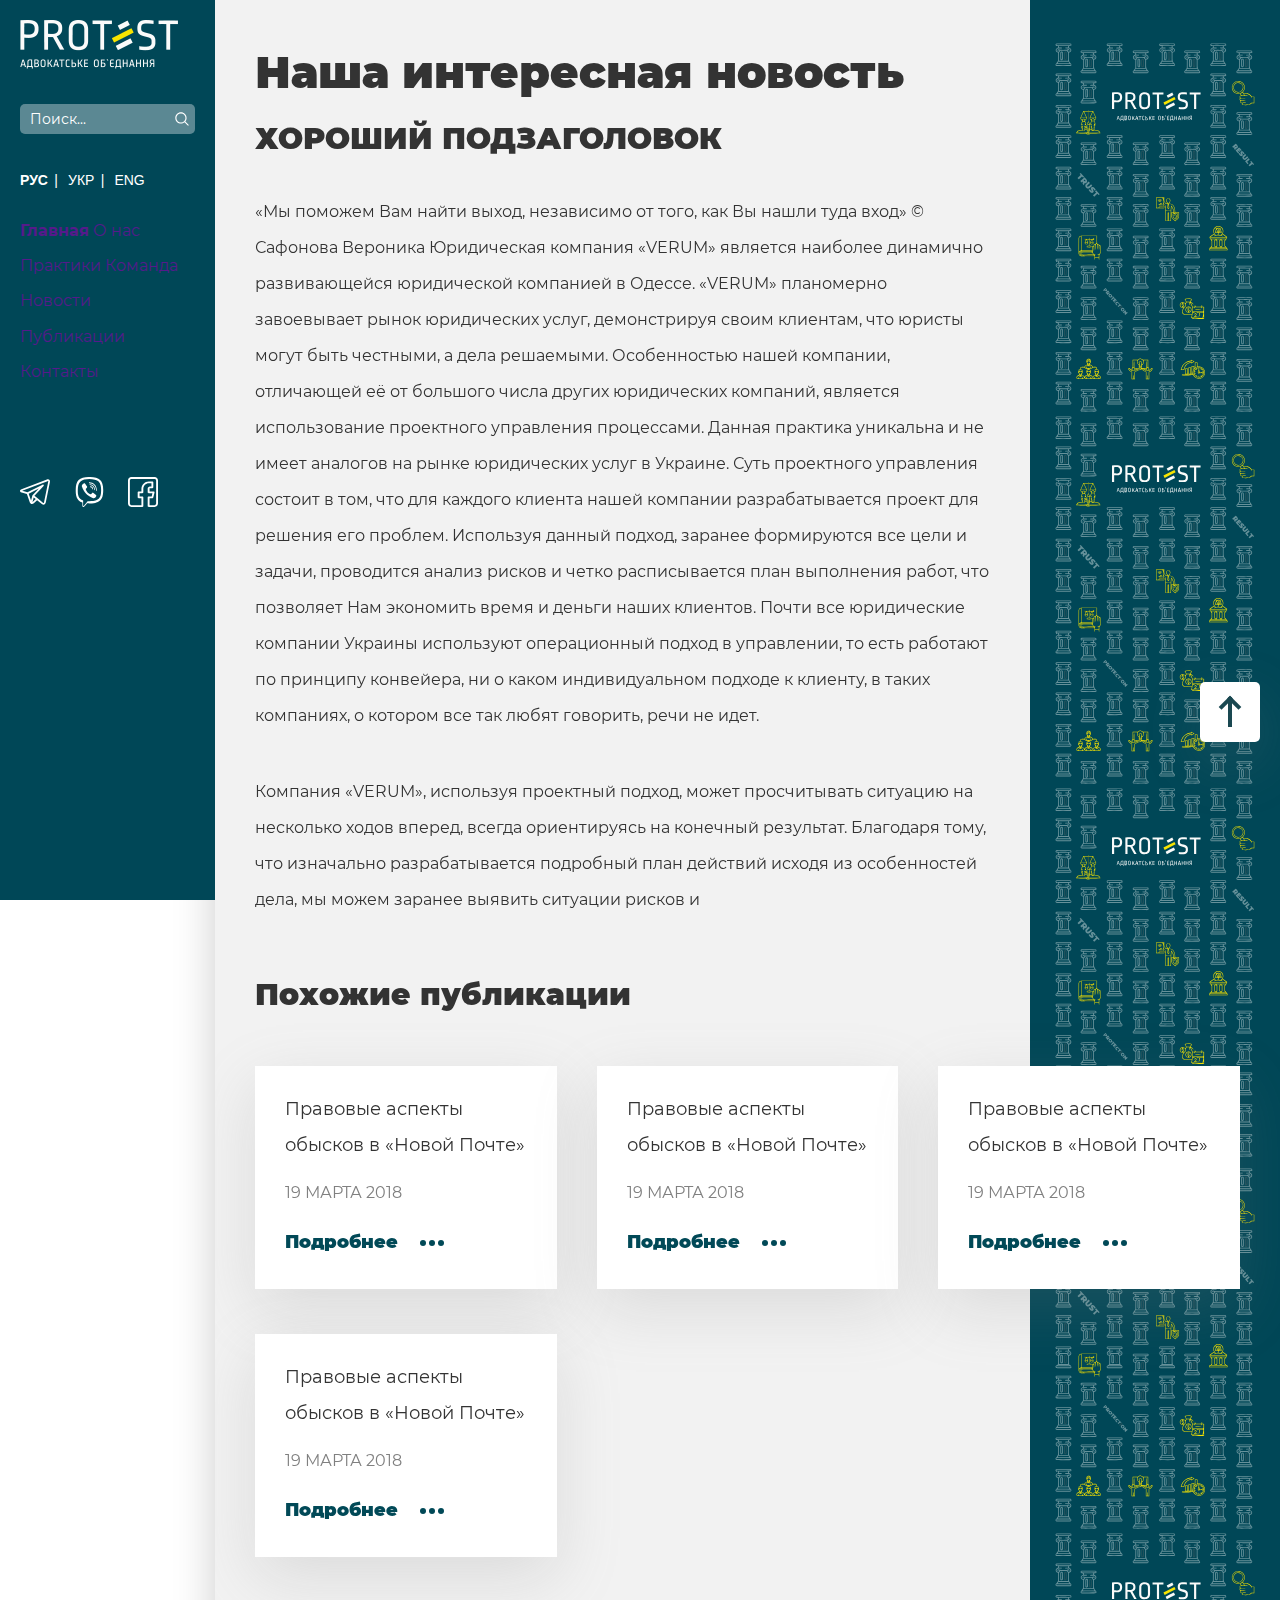
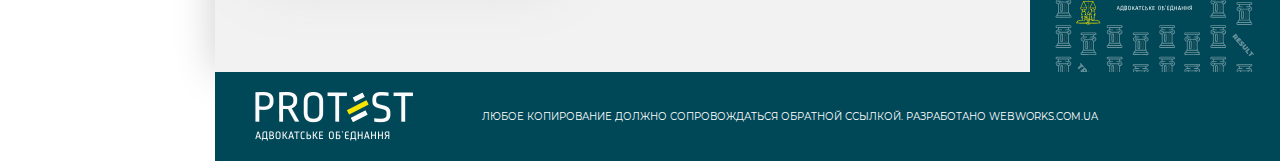
<file: single-blog.html>
<!DOCTYPE html>
<html lang="en">
	<head>
		<meta charset="UTF-8">
		<meta name="viewport" content="width=device-width, initial-scale=1, maximum-scale=1">
		<title>Галицькі Контракти – рекламна агенція повного цик</title>

		<link rel="stylesheet" href="fonts/fonts.css">
    <link rel="stylesheet" href="css/slick.css">
		<link rel="stylesheet" href="style.css">
	</head>
	<body>




<div class="container container--inner">
  
  <div class="wrapper">

    <div class="mobile-wrap">
        <span class="line-burger"></span>
    </div>

    <aside class="wrapper__aside">

      <a href="" class="main-header__logo">
        <img src="img/icons/logo.png" alt="">
      </a>
      <form class="main-header__form">
        <input type="text" class="main-header__input" placeholder="Поиск...">
        <button class="main-header__btn">         
          <svg xmlns="http://www.w3.org/2000/svg" viewBox="0 0 512 512">
            <path d="M495 466.2L377.2 348.4c29.2-35.6 46.8-81.2 46.8-130.9C424 103.5 331.5 11 217.5 11 103.4 11 11 103.5 11 217.5S103.4 424 217.5 424c49.7 0 95.2-17.5 130.8-46.7L466.1 495c8 8 20.9 8 28.9 0 8-7.9 8-20.9 0-28.8zm-277.5-83.3C126.2 382.9 52 308.7 52 217.5S126.2 52 217.5 52C308.7 52 383 126.3 383 217.5s-74.3 165.4-165.5 165.4z"></path>
          </svg>
        </button>
      </form>
      <ul>
        <li id="qtranslate-3" class="widget qtranxs_widget">
          <ul class="language-chooser language-chooser-text qtranxs_language_chooser" id="qtranslate-3-chooser">
            <li class="lang-ru active">
              <a href="" lang="ru" title="Рус (ru)" class="qtranxs_text qtranxs_text_ru"><span>Рус</span></a>
            </li>
            <li class="lang-ua">
              <a href="" lang="ua" title="Рус (ua)" class="qtranxs_text qtranxs_text_гф"><span>Укр</span></a>
            </li>
              <li class="lang-en">
              <a href="" lang="en" title="Eng (en)" class="qtranxs_text qtranxs_text_en"><span>Eng</span></a>
              </li>
            </ul>
            <div class="qtranxs_widget_end"></div>
          </li>
      </ul>
      <ul class="main-header__list">
        <li class="main-header__link main-header__link--active"><a href="">Главная</a></li>
        <li class="main-header__link"><a href="">О нас</a></li>
        <li class="main-header__link"><a href="">Практики</a></li>
        <li class="main-header__link"><a href="">Команда</a></li>
        <li class="main-header__link"><a href="">Новости</a></li>
        <li class="main-header__link"><a href="">Публикации</a></li>
        <li class="main-header__link"><a href="">Контакты</a></li>
      </ul>

      <ul class="main-header__socials">
        <li class="main-header__box">
          <a href="">
            <svg height="512pt" viewBox="0 -39 512.00011 512" width="512pt" xmlns="http://www.w3.org/2000/svg">
              <path d="m504.09375 11.859375c-6.253906-7.648437-15.621094-11.859375-26.378906-11.859375-5.847656 0-12.042969 1.230469-18.410156 3.664062l-433.398438 165.441407c-23 8.777343-26.097656 21.949219-25.8984375 29.019531s4.0390625 20.046875 27.4999995 27.511719c.140626.042969.28125.085937.421876.125l89.898437 25.726562 48.617187 139.023438c6.628907 18.953125 21.507813 30.726562 38.835938 30.726562 10.925781 0 21.671875-4.578125 31.078125-13.234375l55.605469-51.199218 80.652344 64.941406c.007812.007812.019531.011718.027343.019531l.765625.617187c.070313.054688.144532.113282.214844.167969 8.964844 6.953125 18.75 10.625 28.308594 10.628907h.003906c18.675781 0 33.546875-13.824219 37.878906-35.214844l71.011719-350.640625c2.851563-14.074219.460937-26.667969-6.734375-35.464844zm-356.191406 234.742187 173.441406-88.605468-107.996094 114.753906c-1.769531 1.878906-3.023437 4.179688-3.640625 6.683594l-20.824219 84.351562zm68.132812 139.332032c-.71875.660156-1.441406 1.25-2.164062 1.792968l19.320312-78.25 35.144532 28.300782zm265.390625-344.566406-71.011719 350.644531c-.683593 3.355469-2.867187 11.164062-8.480468 11.164062-2.773438 0-6.257813-1.511719-9.824219-4.257812l-91.390625-73.585938c-.011719-.011719-.027344-.023437-.042969-.03125l-54.378906-43.789062 156.175781-165.949219c5-5.3125 5.453125-13.449219 1.074219-19.285156-4.382813-5.835938-12.324219-7.671875-18.820313-4.351563l-256.867187 131.226563-91.121094-26.070313 433.265625-165.390625c3.660156-1.398437 6.214844-1.691406 7.710938-1.691406.917968 0 2.550781.109375 3.15625.855469.796875.972656 1.8125 4.289062.554687 10.511719zm0 0"/>
            </svg>
          </a>
        </li>
        <li class="main-header__box">
          <a href="">
            <svg height="512" viewBox="0 0 24 24" width="512" xmlns="http://www.w3.org/2000/svg">
              <path d="m23.155 13.893c.716-6.027-.344-9.832-2.256-11.553l.001-.001c-3.086-2.939-13.508-3.374-17.2.132-1.658 1.715-2.242 4.232-2.306 7.348-.064 3.117-.14 8.956 5.301 10.54h.005l-.005 2.419s-.037.98.589 1.177c.716.232 1.04-.223 3.267-2.883 3.724.323 6.584-.417 6.909-.525.752-.252 5.007-.815 5.695-6.654zm-12.237 5.477s-2.357 2.939-3.09 3.702c-.24.248-.503.225-.499-.267 0-.323.018-4.016.018-4.016-4.613-1.322-4.341-6.294-4.291-8.895.05-2.602.526-4.733 1.93-6.168 3.239-3.037 12.376-2.358 14.704-.17 2.846 2.523 1.833 9.651 1.839 9.894-.585 4.874-4.033 5.183-4.667 5.394-.271.09-2.786.737-5.944.526z"/>
              <path d="m12.222 4.297c-.385 0-.385.6 0 .605 2.987.023 5.447 2.105 5.474 5.924 0 .403.59.398.585-.005h-.001c-.032-4.115-2.718-6.501-6.058-6.524z"/>
              <path d="m16.151 10.193c-.009.398.58.417.585.014.049-2.269-1.35-4.138-3.979-4.335-.385-.028-.425.577-.041.605 2.28.173 3.481 1.729 3.435 3.716z"/>
              <path d="m15.521 12.774c-.494-.286-.997-.108-1.205.173l-.435.563c-.221.286-.634.248-.634.248-3.014-.797-3.82-3.951-3.82-3.951s-.037-.427.239-.656l.544-.45c.272-.216.444-.736.167-1.247-.74-1.337-1.237-1.798-1.49-2.152-.266-.333-.666-.408-1.082-.183h-.009c-.865.506-1.812 1.453-1.509 2.428.517 1.028 1.467 4.305 4.495 6.781 1.423 1.171 3.675 2.371 4.631 2.648l.009.014c.942.314 1.858-.67 2.347-1.561v-.007c.217-.431.145-.839-.172-1.106-.562-.548-1.41-1.153-2.076-1.542z"/>
              <path d="m13.169 8.104c.961.056 1.427.558 1.477 1.589.018.403.603.375.585-.028-.064-1.346-.766-2.096-2.03-2.166-.385-.023-.421.582-.032.605z"/>
            </svg>
          </a>
        </li>
        <li class="main-header__box">
          <a href="">
            <svg height="512" viewBox="0 0 24 24" width="512" xmlns="http://www.w3.org/2000/svg">
              <path d="m2.707 24h8.804c.414 0 .75-.336.75-.75 0-.16-.01-6.84-.011-7 0-.414-.336-.75-.75-.75h-2.25v-2.5h2.25c.414 0 .75-.336.75-.75v-2.817c0-2.444 1.989-4.433 4.433-4.433h2.067v2.5h-1.25c-.965 0-1.75.785-1.75 1.75v3c0 .414.336.75.75.75h3.04l-.625 2.5h-2.415c-.414 0-.75.336-.75.75v7c0 .414.336.75.75.75h4.793c1.493 0 2.707-1.214 2.707-2.707v-18.586c0-1.493-1.214-2.707-2.707-2.707h-18.586c-1.493 0-2.707 1.214-2.707 2.707v18.587c0 1.492 1.214 2.706 2.707 2.706zm-1.207-21.293c0-.666.541-1.207 1.207-1.207h18.587c.666 0 1.207.541 1.207 1.207v18.587c0 .666-.541 1.207-1.207 1.207h-4.044v-5.501h2.25c.344 0 .644-.234.728-.568l1-4c.118-.473-.239-.932-.728-.932h-3.25v-2.25c0-.136.114-.25.25-.25h2c.414 0 .75-.336.75-.75v-4c0-.414-.336-.75-.75-.75h-2.817c-3.271 0-5.933 2.662-5.933 5.933v2.067h-2.25c-.414 0-.75.336-.75.75v4c0 .414.336.75.75.75h2.25v5.5h-8.043c-.666 0-1.207-.541-1.207-1.207z"/>
            </svg>
          </a>
        </li> 
      </ul>
    </aside>

    <section class="news news--blog wrapper__box" data-elem="block">
      <div class="news__content">
       
          <div class="news__block">
            <h3 class="title">Наша интересная новость</h3>
            <h4 class="subtitle">Хороший подзаголовок</h4>
            <div class="news__elem">
              <p>«Мы поможем Вам найти выход, независимо от того, как Вы нашли туда вход» © Сафонова Вероника
              Юридическая компания «VERUM» является наиболее динамично развивающейся юридической компанией в Одессе. «VERUM» планомерно завоевывает рынок юридических услуг, демонстрируя своим клиентам, что юристы могут быть честными, а дела решаемыми.
              Особенностью нашей компании, отличающей её от большого числа других юридических компаний, является использование проектного управления процессами. Данная практика уникальна и не имеет аналогов на рынке юридических услуг в Украине. Суть проектного управления состоит в том, что для каждого клиента нашей компании разрабатывается проект для решения его проблем. Используя данный подход, заранее формируются все цели и задачи, проводится анализ рисков и четко расписывается план выполнения работ, что позволяет Нам экономить время и деньги наших клиентов. Почти все юридические компании Украины используют операционный подход в управлении, то есть работают по принципу конвейера, ни о каком индивидуальном подходе к клиенту, в таких компаниях, о котором все так любят говорить, речи не идет.</p>

               <p>Компания «VERUM», используя проектный подход, может просчитывать ситуацию на несколько ходов вперед, всегда ориентируясь на конечный результат. Благодаря тому, что изначально разрабатывается подробный план действий исходя из особенностей дела, мы можем заранее выявить ситуации рисков и </p>
            </div>
            <h3 class="subtitle subtitle--inner">Похожие публикации</h3>
           </div>
          <div class="news__wrap">
            <div class="news__holder">
              <a href="" class="news__item">
                <p class="news__title">Правовые аспекты обысков в «Новой Почте»</p>
                <p class="news__data">19 марта 2018</p>
                <button class="details__btn">
                  <span class="details__info">Подробнее</span>
                    <svg class="details__block" width="24" height="6" viewBox="0 0 24 6" xmlns="http://www.w3.org/2000/svg">
                      <rect width="6" height="6" rx="3" />
                      <rect x="9" width="6" height="6" rx="3" />
                      <rect x="18" width="6" height="6" rx="3"/>
                    </svg>
                </button>
              </a>
              <a href="" class="news__item">
                <p class="news__title">Правовые аспекты обысков в «Новой Почте»</p>
                <p class="news__data">19 марта 2018</p>
                <button class="details__btn">
                  <span class="details__info">Подробнее</span>
                    <svg class="details__block" width="24" height="6" viewBox="0 0 24 6" xmlns="http://www.w3.org/2000/svg">
                      <rect width="6" height="6" rx="3" />
                      <rect x="9" width="6" height="6" rx="3" />
                      <rect x="18" width="6" height="6" rx="3"/>
                    </svg>
                </button>
              </a>
              <a href="" class="news__item">
                <p class="news__title">Правовые аспекты обысков в «Новой Почте»</p>
                <p class="news__data">19 марта 2018</p>
                <button class="details__btn">
                  <span class="details__info">Подробнее</span>
                    <svg class="details__block" width="24" height="6" viewBox="0 0 24 6" xmlns="http://www.w3.org/2000/svg">
                      <rect width="6" height="6" rx="3" />
                      <rect x="9" width="6" height="6" rx="3" />
                      <rect x="18" width="6" height="6" rx="3"/>
                    </svg>
                </button>
              </a>
              <a href="" class="news__item">
                <p class="news__title">Правовые аспекты обысков в «Новой Почте»</p>
                <p class="news__data">19 марта 2018</p>
                <button class="details__btn">
                  <span class="details__info">Подробнее</span>
                    <svg class="details__block" width="24" height="6" viewBox="0 0 24 6" xmlns="http://www.w3.org/2000/svg">
                      <rect width="6" height="6" rx="3" />
                      <rect x="9" width="6" height="6" rx="3" />
                      <rect x="18" width="6" height="6" rx="3"/>
                    </svg>
                </button>
              </a>
            </div><!--end news__holder-->
        </div>
        
        <div class="decor">
          <div class="decor__bg" style="background-image: url(img/pattern.svg)"></div>
        </div> 
      </div>
      
    </section>

    <footer class="main-footer main-footer__page wrapper__box">
      <div class="main-footer__wrap">
        <div class="main-footer__content">
          <div class="main-footer__logo">
            <img src="img/icons/logo.png" alt="">
          </div>
          <div class="main-footer__desc">
            <p>любое копирование должно сопровождаться обратной ссылкой. разработано <a href="">webworks.com.ua</a></p>
          </div>
        </div>
      </div>
    </footer>

    <button class="btn-scroll"></button>

  </div><!--end wrapper-->

</div>

<script src="js/jquery-3.1.1.min.js"></script>
<script src="js/jquery.maskedinput.min.js"></script>
<script src="js/slick.min.js"></script>
<script src="js/main.js"></script>

	</body>
</html>
</file>
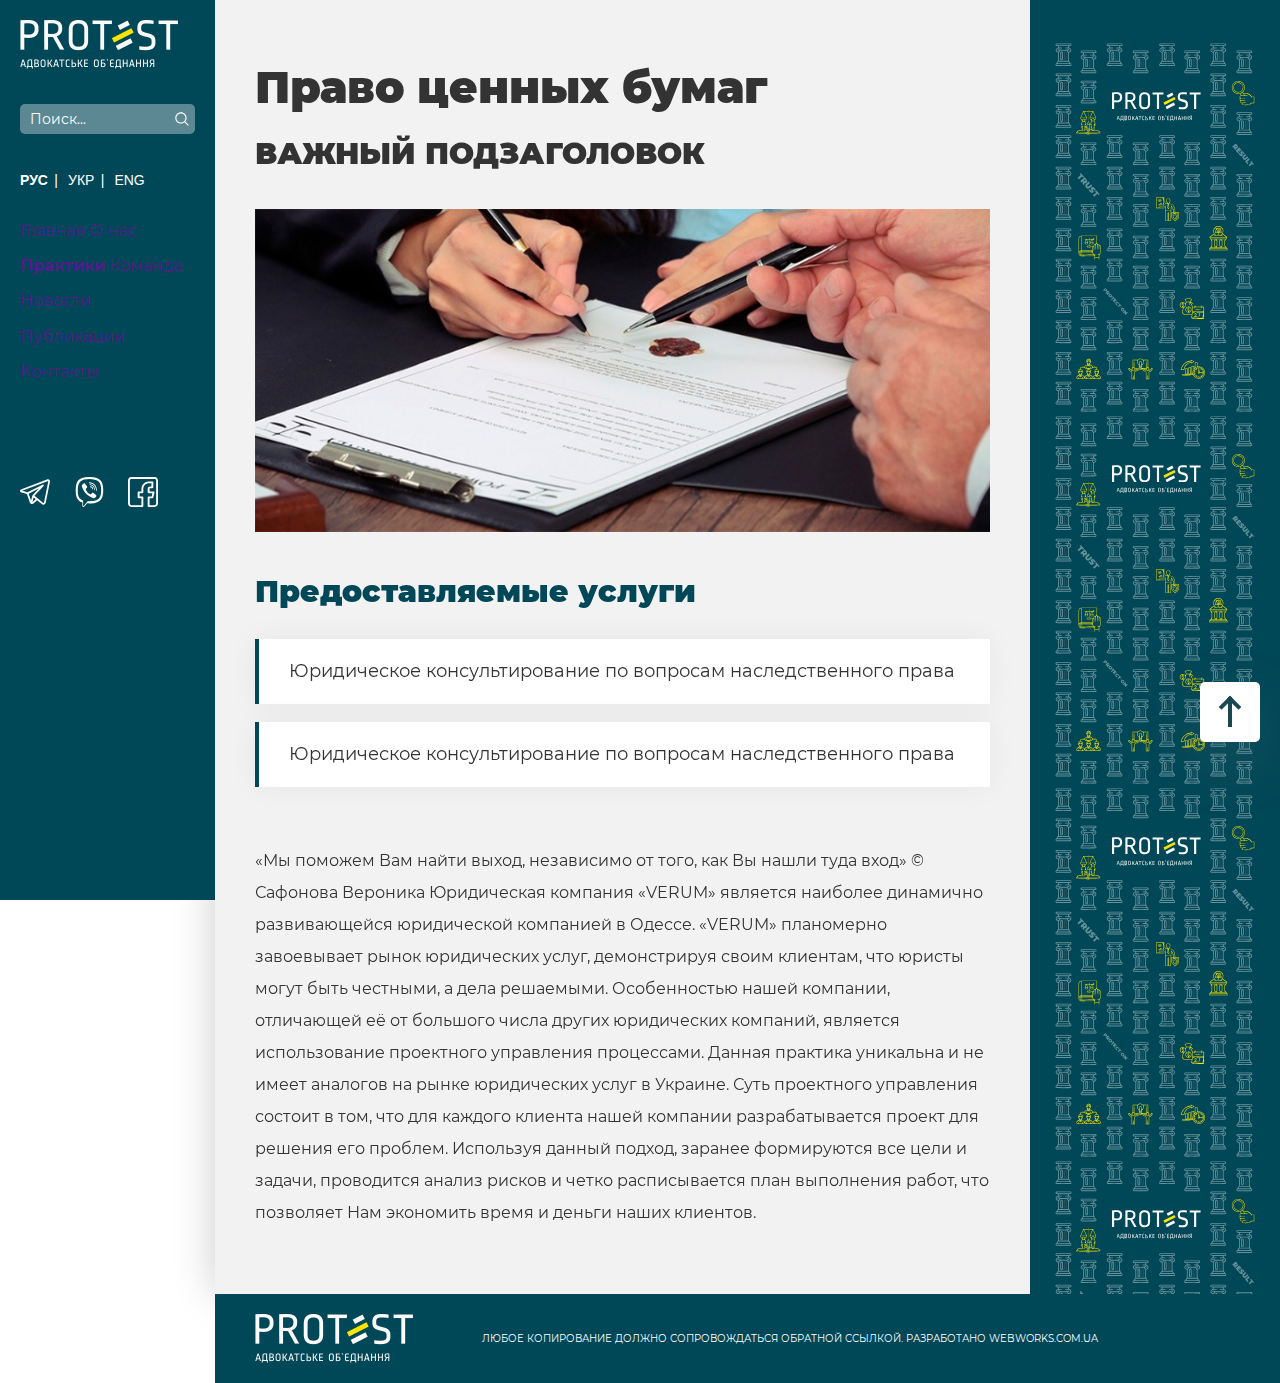
<file: single-practic.html>
<!DOCTYPE html>
<html lang="en">
	<head>
		<meta charset="UTF-8">
		<meta name="viewport" content="width=device-width, initial-scale=1, maximum-scale=1">
		<title>Галицькі Контракти – рекламна агенція повного цик</title>

		<link rel="stylesheet" href="fonts/fonts.css">
    <link rel="stylesheet" href="css/slick.css">
		<link rel="stylesheet" href="style.css">
	</head>
	<body>


<div class="container container--inner">
  
  <div class="wrapper">

    <div class="mobile-wrap">
        <span class="line-burger"></span>
    </div>

    <aside class="wrapper__aside">

      <a href="" class="main-header__logo">
        <img src="img/icons/logo.png" alt="">
      </a>
      <form class="main-header__form">
        <input type="text" class="main-header__input" placeholder="Поиск...">
        <button class="main-header__btn">         
          <svg xmlns="http://www.w3.org/2000/svg" viewBox="0 0 512 512">
            <path d="M495 466.2L377.2 348.4c29.2-35.6 46.8-81.2 46.8-130.9C424 103.5 331.5 11 217.5 11 103.4 11 11 103.5 11 217.5S103.4 424 217.5 424c49.7 0 95.2-17.5 130.8-46.7L466.1 495c8 8 20.9 8 28.9 0 8-7.9 8-20.9 0-28.8zm-277.5-83.3C126.2 382.9 52 308.7 52 217.5S126.2 52 217.5 52C308.7 52 383 126.3 383 217.5s-74.3 165.4-165.5 165.4z"></path>
          </svg>
        </button>
      </form>
      <ul>
        <li id="qtranslate-3" class="widget qtranxs_widget">
          <ul class="language-chooser language-chooser-text qtranxs_language_chooser" id="qtranslate-3-chooser">
            <li class="lang-ru active">
              <a href="" lang="ru" title="Рус (ru)" class="qtranxs_text qtranxs_text_ru"><span>Рус</span></a>
            </li>
            <li class="lang-ua">
              <a href="" lang="ua" title="Рус (ua)" class="qtranxs_text qtranxs_text_ua"><span>Укр</span></a>
            </li>
              <li class="lang-en">
              <a href="" lang="en" title="Eng (en)" class="qtranxs_text qtranxs_text_en"><span>Eng</span></a>
              </li>
            </ul>
            <div class="qtranxs_widget_end"></div>
          </li>
      </ul>
      <ul class="main-header__list">
        <li class="main-header__link"><a href="">Главная</a></li>
        <li class="main-header__link"><a href="">О нас</a></li>
        <li class="main-header__link main-header__link--active"><a href="">Практики</a></li>
        <li class="main-header__link"><a href="">Команда</a></li>
        <li class="main-header__link"><a href="">Новости</a></li>
        <li class="main-header__link"><a href="">Публикации</a></li>
        <li class="main-header__link"><a href="">Контакты</a></li>
      </ul>

      <ul class="main-header__socials">
        <li class="main-header__box">
          <a href="">
            <svg height="512pt" viewBox="0 -39 512.00011 512" width="512pt" xmlns="http://www.w3.org/2000/svg">
              <path d="m504.09375 11.859375c-6.253906-7.648437-15.621094-11.859375-26.378906-11.859375-5.847656 0-12.042969 1.230469-18.410156 3.664062l-433.398438 165.441407c-23 8.777343-26.097656 21.949219-25.8984375 29.019531s4.0390625 20.046875 27.4999995 27.511719c.140626.042969.28125.085937.421876.125l89.898437 25.726562 48.617187 139.023438c6.628907 18.953125 21.507813 30.726562 38.835938 30.726562 10.925781 0 21.671875-4.578125 31.078125-13.234375l55.605469-51.199218 80.652344 64.941406c.007812.007812.019531.011718.027343.019531l.765625.617187c.070313.054688.144532.113282.214844.167969 8.964844 6.953125 18.75 10.625 28.308594 10.628907h.003906c18.675781 0 33.546875-13.824219 37.878906-35.214844l71.011719-350.640625c2.851563-14.074219.460937-26.667969-6.734375-35.464844zm-356.191406 234.742187 173.441406-88.605468-107.996094 114.753906c-1.769531 1.878906-3.023437 4.179688-3.640625 6.683594l-20.824219 84.351562zm68.132812 139.332032c-.71875.660156-1.441406 1.25-2.164062 1.792968l19.320312-78.25 35.144532 28.300782zm265.390625-344.566406-71.011719 350.644531c-.683593 3.355469-2.867187 11.164062-8.480468 11.164062-2.773438 0-6.257813-1.511719-9.824219-4.257812l-91.390625-73.585938c-.011719-.011719-.027344-.023437-.042969-.03125l-54.378906-43.789062 156.175781-165.949219c5-5.3125 5.453125-13.449219 1.074219-19.285156-4.382813-5.835938-12.324219-7.671875-18.820313-4.351563l-256.867187 131.226563-91.121094-26.070313 433.265625-165.390625c3.660156-1.398437 6.214844-1.691406 7.710938-1.691406.917968 0 2.550781.109375 3.15625.855469.796875.972656 1.8125 4.289062.554687 10.511719zm0 0"/>
            </svg>
          </a>
        </li>
        <li class="main-header__box">
          <a href="">
            <svg height="512" viewBox="0 0 24 24" width="512" xmlns="http://www.w3.org/2000/svg">
              <path d="m23.155 13.893c.716-6.027-.344-9.832-2.256-11.553l.001-.001c-3.086-2.939-13.508-3.374-17.2.132-1.658 1.715-2.242 4.232-2.306 7.348-.064 3.117-.14 8.956 5.301 10.54h.005l-.005 2.419s-.037.98.589 1.177c.716.232 1.04-.223 3.267-2.883 3.724.323 6.584-.417 6.909-.525.752-.252 5.007-.815 5.695-6.654zm-12.237 5.477s-2.357 2.939-3.09 3.702c-.24.248-.503.225-.499-.267 0-.323.018-4.016.018-4.016-4.613-1.322-4.341-6.294-4.291-8.895.05-2.602.526-4.733 1.93-6.168 3.239-3.037 12.376-2.358 14.704-.17 2.846 2.523 1.833 9.651 1.839 9.894-.585 4.874-4.033 5.183-4.667 5.394-.271.09-2.786.737-5.944.526z"/>
              <path d="m12.222 4.297c-.385 0-.385.6 0 .605 2.987.023 5.447 2.105 5.474 5.924 0 .403.59.398.585-.005h-.001c-.032-4.115-2.718-6.501-6.058-6.524z"/>
              <path d="m16.151 10.193c-.009.398.58.417.585.014.049-2.269-1.35-4.138-3.979-4.335-.385-.028-.425.577-.041.605 2.28.173 3.481 1.729 3.435 3.716z"/>
              <path d="m15.521 12.774c-.494-.286-.997-.108-1.205.173l-.435.563c-.221.286-.634.248-.634.248-3.014-.797-3.82-3.951-3.82-3.951s-.037-.427.239-.656l.544-.45c.272-.216.444-.736.167-1.247-.74-1.337-1.237-1.798-1.49-2.152-.266-.333-.666-.408-1.082-.183h-.009c-.865.506-1.812 1.453-1.509 2.428.517 1.028 1.467 4.305 4.495 6.781 1.423 1.171 3.675 2.371 4.631 2.648l.009.014c.942.314 1.858-.67 2.347-1.561v-.007c.217-.431.145-.839-.172-1.106-.562-.548-1.41-1.153-2.076-1.542z"/>
              <path d="m13.169 8.104c.961.056 1.427.558 1.477 1.589.018.403.603.375.585-.028-.064-1.346-.766-2.096-2.03-2.166-.385-.023-.421.582-.032.605z"/>
            </svg>
          </a>
        </li>
        <li class="main-header__box">
          <a href="">
            <svg height="512" viewBox="0 0 24 24" width="512" xmlns="http://www.w3.org/2000/svg">
              <path d="m2.707 24h8.804c.414 0 .75-.336.75-.75 0-.16-.01-6.84-.011-7 0-.414-.336-.75-.75-.75h-2.25v-2.5h2.25c.414 0 .75-.336.75-.75v-2.817c0-2.444 1.989-4.433 4.433-4.433h2.067v2.5h-1.25c-.965 0-1.75.785-1.75 1.75v3c0 .414.336.75.75.75h3.04l-.625 2.5h-2.415c-.414 0-.75.336-.75.75v7c0 .414.336.75.75.75h4.793c1.493 0 2.707-1.214 2.707-2.707v-18.586c0-1.493-1.214-2.707-2.707-2.707h-18.586c-1.493 0-2.707 1.214-2.707 2.707v18.587c0 1.492 1.214 2.706 2.707 2.706zm-1.207-21.293c0-.666.541-1.207 1.207-1.207h18.587c.666 0 1.207.541 1.207 1.207v18.587c0 .666-.541 1.207-1.207 1.207h-4.044v-5.501h2.25c.344 0 .644-.234.728-.568l1-4c.118-.473-.239-.932-.728-.932h-3.25v-2.25c0-.136.114-.25.25-.25h2c.414 0 .75-.336.75-.75v-4c0-.414-.336-.75-.75-.75h-2.817c-3.271 0-5.933 2.662-5.933 5.933v2.067h-2.25c-.414 0-.75.336-.75.75v4c0 .414.336.75.75.75h2.25v5.5h-8.043c-.666 0-1.207-.541-1.207-1.207z"/>
            </svg>
          </a>
        </li> 
      </ul>
    </aside>

    <section class="single wrapper__box" data-elem="block">
      <div class="single__content">
        <div class="single__wrap">
          <h3 class="title">Право ценных бумаг</h3>
          <h4 class="subtitle">важный подзаголовок</h4>
          <div class="single__image">
            <img src="img/bg.jpg" alt="">
          </div>

          <h5 class="single__elem">Предоставляемые услуги</h5>
          <div class="single__row">
            <p class="single__box">Юридическое консультирование по вопросам наследственного права</p>
             <p class="single__box">Юридическое консультирование по вопросам наследственного права</p>
          </div>
          <div class="single__text">
            <p>«Мы поможем Вам найти выход, независимо от того, как Вы нашли туда вход» © Сафонова Вероника
Юридическая компания «VERUM» является наиболее динамично развивающейся юридической компанией в Одессе. «VERUM» планомерно завоевывает рынок юридических услуг, демонстрируя своим клиентам, что юристы могут быть честными, а дела решаемыми.
Особенностью нашей компании, отличающей её от большого числа других юридических компаний, является использование проектного управления процессами. Данная практика уникальна и не имеет аналогов на рынке юридических услуг в Украине. Суть проектного управления состоит в том, что для каждого клиента нашей компании разрабатывается проект для решения его проблем. Используя данный подход, заранее формируются все цели и задачи, проводится анализ рисков и четко расписывается план выполнения работ, что позволяет Нам экономить время и деньги наших клиентов.</p>
          </div>
        </div>
        <div class="decor">
            <div class="decor__bg" style="background-image: url(img/pattern.svg)"></div>
        </div> 
      </div>
    </section>

    <footer class="main-footer main-footer__page wrapper__box">
      <div class="main-footer__wrap">
        <div class="main-footer__content">
          <div class="main-footer__logo">
            <img src="img/icons/logo.png" alt="">
          </div>
          <div class="main-footer__desc">
            <p>любое копирование должно сопровождаться обратной ссылкой. разработано <a href="">webworks.com.ua</a></p>
          </div>
        </div>
      </div>
    </footer>

    <button class="btn-scroll"></button>

  </div><!--end wrapper-->

</div>

<script src="js/jquery-3.1.1.min.js"></script>
<script src="js/jquery.maskedinput.min.js"></script>
<script src="js/slick.min.js"></script>
<script src="js/main.js"></script>

	</body>
</html>
</file>
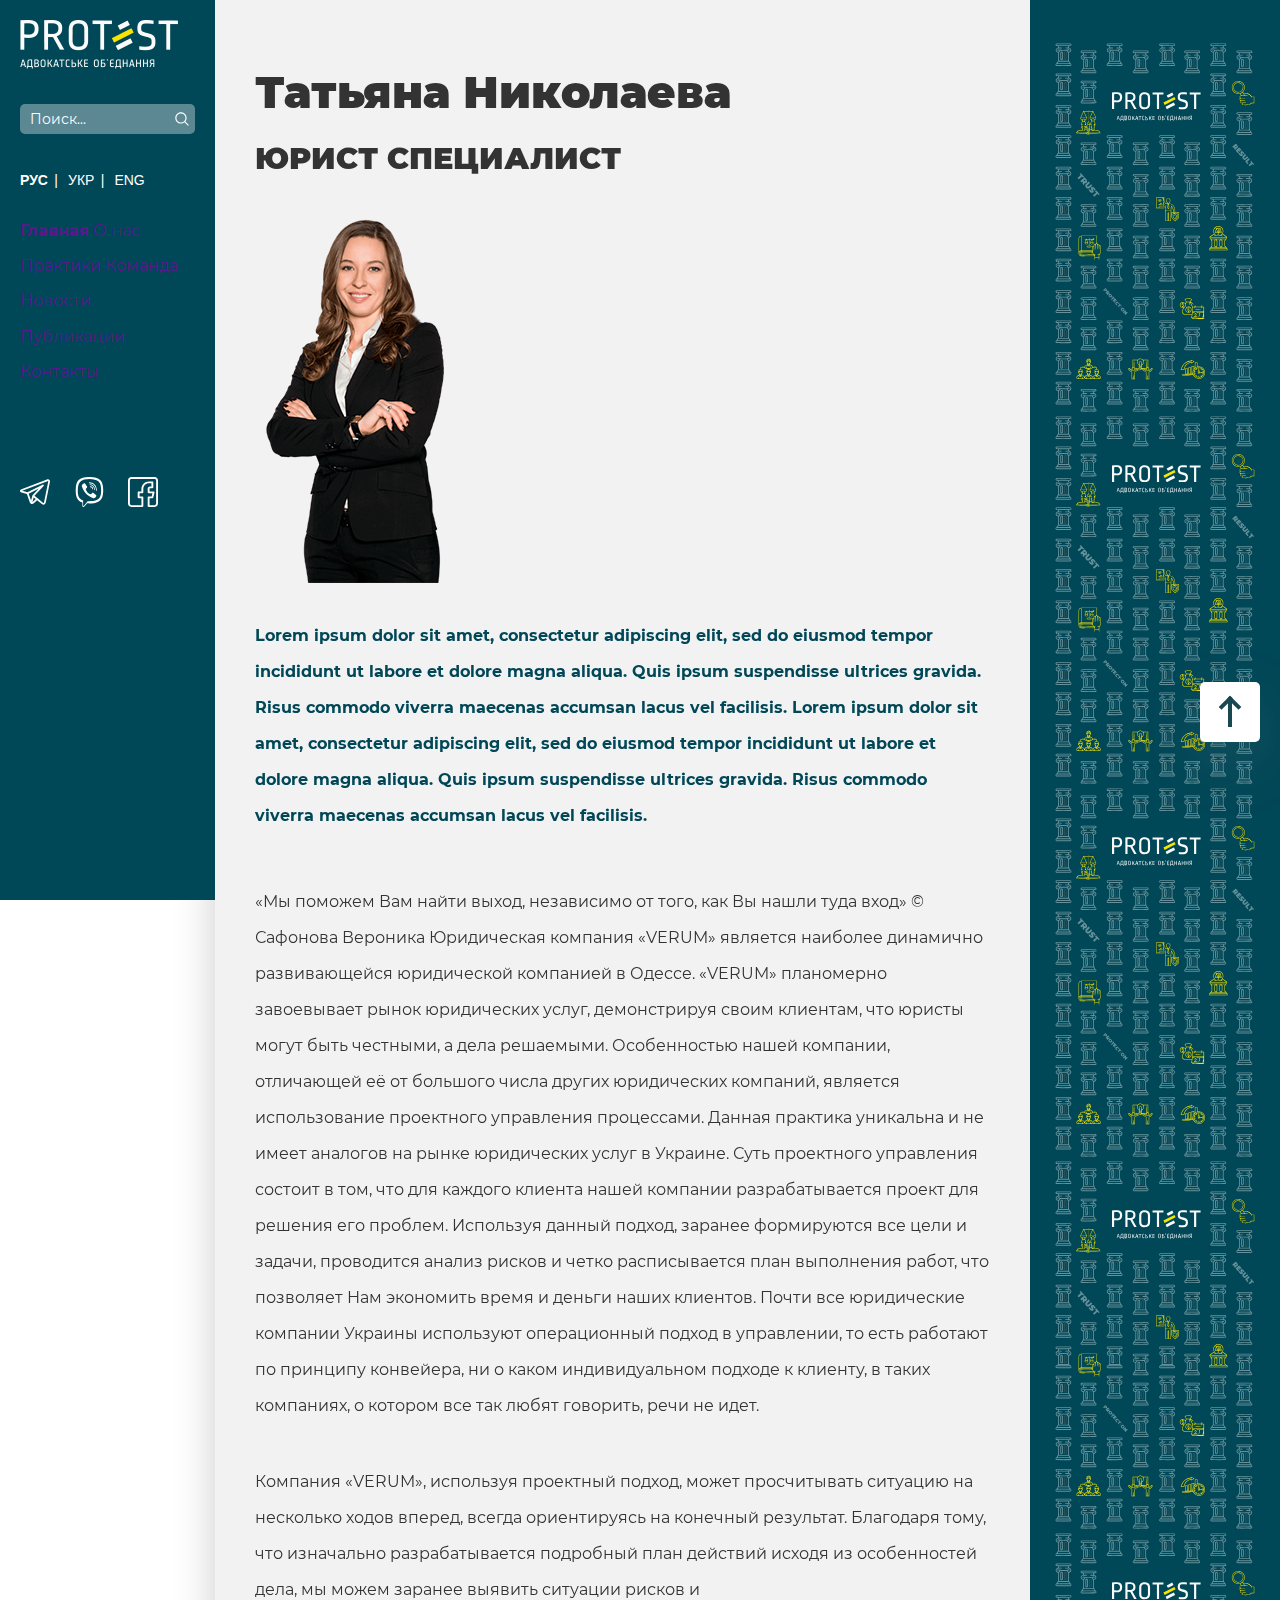
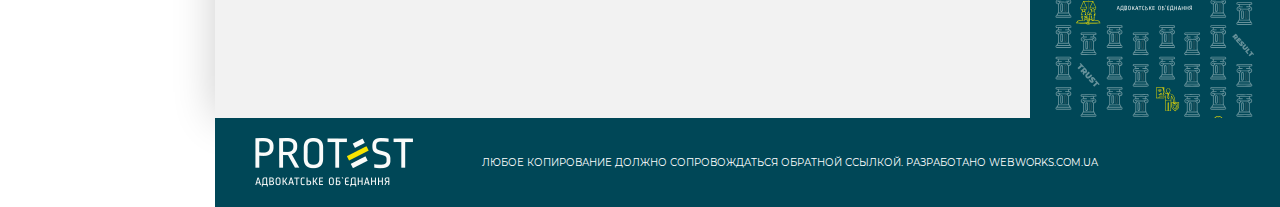
<file: staff.html>
<!DOCTYPE html>
<html lang="en">
	<head>
		<meta charset="UTF-8">
		<meta name="viewport" content="width=device-width, initial-scale=1, maximum-scale=1">
		<title>Галицькі Контракти – рекламна агенція повного цик</title>

		<link rel="stylesheet" href="fonts/fonts.css">
    <link rel="stylesheet" href="css/slick.css">
		<link rel="stylesheet" href="style.css">
	</head>
	<body>




<div class="container container--inner">
  
  <div class="wrapper">

    <div class="mobile-wrap">
        <span class="line-burger"></span>
    </div>

    <aside class="wrapper__aside">

      <a href="" class="main-header__logo">
        <img src="img/icons/logo.png" alt="">
      </a>
      <form class="main-header__form">
        <input type="text" class="main-header__input" placeholder="Поиск...">
        <button class="main-header__btn">         
          <svg xmlns="http://www.w3.org/2000/svg" viewBox="0 0 512 512">
            <path d="M495 466.2L377.2 348.4c29.2-35.6 46.8-81.2 46.8-130.9C424 103.5 331.5 11 217.5 11 103.4 11 11 103.5 11 217.5S103.4 424 217.5 424c49.7 0 95.2-17.5 130.8-46.7L466.1 495c8 8 20.9 8 28.9 0 8-7.9 8-20.9 0-28.8zm-277.5-83.3C126.2 382.9 52 308.7 52 217.5S126.2 52 217.5 52C308.7 52 383 126.3 383 217.5s-74.3 165.4-165.5 165.4z"></path>
          </svg>
        </button>
      </form>
      <ul>
        <li id="qtranslate-3" class="widget qtranxs_widget">
          <ul class="language-chooser language-chooser-text qtranxs_language_chooser" id="qtranslate-3-chooser">
            <li class="lang-ru active">
              <a href="" lang="ru" title="Рус (ru)" class="qtranxs_text qtranxs_text_ru"><span>Рус</span></a>
            </li>
            <li class="lang-ua">
              <a href="" lang="ua" title="Рус (ua)" class="qtranxs_text qtranxs_text_ua"><span>Укр</span></a>
            </li>
              <li class="lang-en">
              <a href="" lang="en" title="Eng (en)" class="qtranxs_text qtranxs_text_en"><span>Eng</span></a>
              </li>
            </ul>
            <div class="qtranxs_widget_end"></div>
          </li>
      </ul>
      <ul class="main-header__list">
        <li class="main-header__link main-header__link--active"><a href="">Главная</a></li>
        <li class="main-header__link"><a href="">О нас</a></li>
        <li class="main-header__link"><a href="">Практики</a></li>
        <li class="main-header__link"><a href="">Команда</a></li>
        <li class="main-header__link"><a href="">Новости</a></li>
        <li class="main-header__link"><a href="">Публикации</a></li>
        <li class="main-header__link"><a href="">Контакты</a></li>
      </ul>

      <ul class="main-header__socials">
        <li class="main-header__box">
          <a href="">
            <svg height="512pt" viewBox="0 -39 512.00011 512" width="512pt" xmlns="http://www.w3.org/2000/svg">
              <path d="m504.09375 11.859375c-6.253906-7.648437-15.621094-11.859375-26.378906-11.859375-5.847656 0-12.042969 1.230469-18.410156 3.664062l-433.398438 165.441407c-23 8.777343-26.097656 21.949219-25.8984375 29.019531s4.0390625 20.046875 27.4999995 27.511719c.140626.042969.28125.085937.421876.125l89.898437 25.726562 48.617187 139.023438c6.628907 18.953125 21.507813 30.726562 38.835938 30.726562 10.925781 0 21.671875-4.578125 31.078125-13.234375l55.605469-51.199218 80.652344 64.941406c.007812.007812.019531.011718.027343.019531l.765625.617187c.070313.054688.144532.113282.214844.167969 8.964844 6.953125 18.75 10.625 28.308594 10.628907h.003906c18.675781 0 33.546875-13.824219 37.878906-35.214844l71.011719-350.640625c2.851563-14.074219.460937-26.667969-6.734375-35.464844zm-356.191406 234.742187 173.441406-88.605468-107.996094 114.753906c-1.769531 1.878906-3.023437 4.179688-3.640625 6.683594l-20.824219 84.351562zm68.132812 139.332032c-.71875.660156-1.441406 1.25-2.164062 1.792968l19.320312-78.25 35.144532 28.300782zm265.390625-344.566406-71.011719 350.644531c-.683593 3.355469-2.867187 11.164062-8.480468 11.164062-2.773438 0-6.257813-1.511719-9.824219-4.257812l-91.390625-73.585938c-.011719-.011719-.027344-.023437-.042969-.03125l-54.378906-43.789062 156.175781-165.949219c5-5.3125 5.453125-13.449219 1.074219-19.285156-4.382813-5.835938-12.324219-7.671875-18.820313-4.351563l-256.867187 131.226563-91.121094-26.070313 433.265625-165.390625c3.660156-1.398437 6.214844-1.691406 7.710938-1.691406.917968 0 2.550781.109375 3.15625.855469.796875.972656 1.8125 4.289062.554687 10.511719zm0 0"/>
            </svg>
          </a>
        </li>
        <li class="main-header__box">
          <a href="">
            <svg height="512" viewBox="0 0 24 24" width="512" xmlns="http://www.w3.org/2000/svg">
              <path d="m23.155 13.893c.716-6.027-.344-9.832-2.256-11.553l.001-.001c-3.086-2.939-13.508-3.374-17.2.132-1.658 1.715-2.242 4.232-2.306 7.348-.064 3.117-.14 8.956 5.301 10.54h.005l-.005 2.419s-.037.98.589 1.177c.716.232 1.04-.223 3.267-2.883 3.724.323 6.584-.417 6.909-.525.752-.252 5.007-.815 5.695-6.654zm-12.237 5.477s-2.357 2.939-3.09 3.702c-.24.248-.503.225-.499-.267 0-.323.018-4.016.018-4.016-4.613-1.322-4.341-6.294-4.291-8.895.05-2.602.526-4.733 1.93-6.168 3.239-3.037 12.376-2.358 14.704-.17 2.846 2.523 1.833 9.651 1.839 9.894-.585 4.874-4.033 5.183-4.667 5.394-.271.09-2.786.737-5.944.526z"/>
              <path d="m12.222 4.297c-.385 0-.385.6 0 .605 2.987.023 5.447 2.105 5.474 5.924 0 .403.59.398.585-.005h-.001c-.032-4.115-2.718-6.501-6.058-6.524z"/>
              <path d="m16.151 10.193c-.009.398.58.417.585.014.049-2.269-1.35-4.138-3.979-4.335-.385-.028-.425.577-.041.605 2.28.173 3.481 1.729 3.435 3.716z"/>
              <path d="m15.521 12.774c-.494-.286-.997-.108-1.205.173l-.435.563c-.221.286-.634.248-.634.248-3.014-.797-3.82-3.951-3.82-3.951s-.037-.427.239-.656l.544-.45c.272-.216.444-.736.167-1.247-.74-1.337-1.237-1.798-1.49-2.152-.266-.333-.666-.408-1.082-.183h-.009c-.865.506-1.812 1.453-1.509 2.428.517 1.028 1.467 4.305 4.495 6.781 1.423 1.171 3.675 2.371 4.631 2.648l.009.014c.942.314 1.858-.67 2.347-1.561v-.007c.217-.431.145-.839-.172-1.106-.562-.548-1.41-1.153-2.076-1.542z"/>
              <path d="m13.169 8.104c.961.056 1.427.558 1.477 1.589.018.403.603.375.585-.028-.064-1.346-.766-2.096-2.03-2.166-.385-.023-.421.582-.032.605z"/>
            </svg>
          </a>
        </li>
        <li class="main-header__box">
          <a href="">
            <svg height="512" viewBox="0 0 24 24" width="512" xmlns="http://www.w3.org/2000/svg">
              <path d="m2.707 24h8.804c.414 0 .75-.336.75-.75 0-.16-.01-6.84-.011-7 0-.414-.336-.75-.75-.75h-2.25v-2.5h2.25c.414 0 .75-.336.75-.75v-2.817c0-2.444 1.989-4.433 4.433-4.433h2.067v2.5h-1.25c-.965 0-1.75.785-1.75 1.75v3c0 .414.336.75.75.75h3.04l-.625 2.5h-2.415c-.414 0-.75.336-.75.75v7c0 .414.336.75.75.75h4.793c1.493 0 2.707-1.214 2.707-2.707v-18.586c0-1.493-1.214-2.707-2.707-2.707h-18.586c-1.493 0-2.707 1.214-2.707 2.707v18.587c0 1.492 1.214 2.706 2.707 2.706zm-1.207-21.293c0-.666.541-1.207 1.207-1.207h18.587c.666 0 1.207.541 1.207 1.207v18.587c0 .666-.541 1.207-1.207 1.207h-4.044v-5.501h2.25c.344 0 .644-.234.728-.568l1-4c.118-.473-.239-.932-.728-.932h-3.25v-2.25c0-.136.114-.25.25-.25h2c.414 0 .75-.336.75-.75v-4c0-.414-.336-.75-.75-.75h-2.817c-3.271 0-5.933 2.662-5.933 5.933v2.067h-2.25c-.414 0-.75.336-.75.75v4c0 .414.336.75.75.75h2.25v5.5h-8.043c-.666 0-1.207-.541-1.207-1.207z"/>
            </svg>
          </a>
        </li> 
      </ul>
    </aside>

    <section class="staff wrapper__box" data-elem="block">
      <div class="staff__content">
        <div class="staff__wrap">
          <h3 class="title">Татьяна Николаева</h3>
          <h4 class="subtitle">Юрист специалист</h4>
          <div class="staff__block">
            <div class="staff__image">
              <img src="img/women.png" alt="">
            </div>
            <div class="staff__desc">
              <p>Lorem ipsum dolor sit amet, consectetur adipiscing elit, sed do eiusmod tempor incididunt ut labore et dolore magna aliqua. Quis ipsum suspendisse ultrices gravida. Risus commodo viverra maecenas accumsan lacus vel facilisis. Lorem ipsum dolor sit amet, consectetur adipiscing elit, sed do eiusmod tempor incididunt ut labore et dolore magna aliqua. Quis ipsum suspendisse ultrices gravida. Risus commodo viverra maecenas accumsan lacus vel facilisis.</p>
            </div>
          </div>
          <div class="staff__text">
             <p>«Мы поможем Вам найти выход, независимо от того, как Вы нашли туда вход» © Сафонова Вероника
              Юридическая компания «VERUM» является наиболее динамично развивающейся юридической компанией в Одессе. «VERUM» планомерно завоевывает рынок юридических услуг, демонстрируя своим клиентам, что юристы могут быть честными, а дела решаемыми.
              Особенностью нашей компании, отличающей её от большого числа других юридических компаний, является использование проектного управления процессами. Данная практика уникальна и не имеет аналогов на рынке юридических услуг в Украине. Суть проектного управления состоит в том, что для каждого клиента нашей компании разрабатывается проект для решения его проблем. Используя данный подход, заранее формируются все цели и задачи, проводится анализ рисков и четко расписывается план выполнения работ, что позволяет Нам экономить время и деньги наших клиентов. Почти все юридические компании Украины используют операционный подход в управлении, то есть работают по принципу конвейера, ни о каком индивидуальном подходе к клиенту, в таких компаниях, о котором все так любят говорить, речи не идет.</p>

              <p>Компания «VERUM», используя проектный подход, может просчитывать ситуацию на несколько ходов вперед, всегда ориентируясь на конечный результат. Благодаря тому, что изначально разрабатывается подробный план действий исходя из особенностей дела, мы можем заранее выявить ситуации рисков и </p>
          </div>
        </div>
        <div class="decor">
            <div class="decor__bg" style="background-image: url(img/pattern.svg)"></div>
        </div> 
      </div>
    </section>

    <footer class="main-footer main-footer__page wrapper__box">
      <div class="main-footer__wrap">
        <div class="main-footer__content">
          <div class="main-footer__logo">
            <img src="img/icons/logo.png" alt="">
          </div>
          <div class="main-footer__desc">
            <p>любое копирование должно сопровождаться обратной ссылкой. разработано <a href="">webworks.com.ua</a></p>
          </div>
        </div>
      </div>
    </footer>

    <button class="btn-scroll"></button>

  </div><!--end wrapper-->

</div>

<script src="js/jquery-3.1.1.min.js"></script>
<script src="js/jquery.maskedinput.min.js"></script>
<script src="js/slick.min.js"></script>
<script src="js/main.js"></script>

	</body>
</html>
</file>
<file: fonts/fonts.css>
@font-face {
    font-family: "Montserrat";
    src: url("Montserrat.eot");
    src: url("Montserrat.eot?#iefix") format("embedded-opentype"),
    url("Montserrat.woff") format("woff"),
    url("Montserrat.woff2") format("woff2"),
    url("Montserrat.ttf") format("truetype"),
    url('Montserrat.svg') format('svg');
    font-weight: normal;
    font-style: normal;
}

@font-face {
    font-family: "Montserrat";
    src: url("Montserrat-Bold.eot");
    src: url("Montserrat-Bold.eot?#iefix") format("embedded-opentype"),
    url("Montserrat-Bold.woff") format("woff"),
    url("Montserrat-Bold.woff2") format("woff2"),
    url("Montserrat-Bold.ttf") format("truetype"),
    url('Montserrat-Bold.svg') format('svg');
    font-weight: bold;
    font-style: normal;
}

@font-face {
    font-family: "Montserrat";
    src: url("Montserrat-ExtraBold.eot");
    src: url("Montserrat-ExtraBold.eot?#iefix") format("embedded-opentype"),
    url("Montserrat-ExtraBold.woff") format("woff"),
    url("Montserrat-ExtraBold.woff2") format("woff2"),
    url("Montserrat-ExtraBold.ttf") format("truetype"),
    url('MMontserrat-ExtraBold.svg') format('svg');
    font-weight: 800;
    font-style: normal;
}

@font-face {
    font-family: "Montserrat";
    src: url("Montserrat-Black.eot");
    src: url("Montserrat-Black.eot?#iefix") format("embedded-opentype"),
    url("Montserrat-Black.woff") format("woff"),
    url("Montserrat-Black.woff2") format("woff2"),
    url("Montserrat-Black.ttf") format("truetype"),
    url('Montserrat-Black.svg') format('svg');
    font-weight: 900;
    font-style: normal;
}


@font-face {
    font-family: "RopaMixPro";
    src: url("RopaMixPro-Regular.eot");
    src: url("RopaMixPro-Regular.eot?#iefix") format("embedded-opentype"),
    url("RopaMixPro-Regular.woff") format("woff"),
    url("RopaMixPro-Regular.woff2") format("woff2"),
    url("RopaMixPro-Regular.ttf") format("truetype"),
    url('RopaMixPro-Regular.svg') format('svg');
    font-weight: normal;
    font-style: normal;
}
</file>
<file: style.css>
.visually-hidden {
	position: absolute;
	width: 1px;
	height: 1px;
	margin: -1px;
	bottom: 0;
	padding: 0;
	white-space: nowrap;
	clip-path: inset(100%);
	clip: rect(0 0 0 0);
	overflow: hidden;
}

* {
	box-sizing: border-box;
}

*::after,
*::before {
	box-sizing: border-box;
}

.button {
	display: block;
	width: 100%;
	cursor: pointer;
	border: none;
	outline: none;
}

body,
div,
dl,
dt,
dd,
ul,
li,
h1,
h2,
h3,
h4,
h5,
h6,
pre,
code,
form,
fieldset,
input,
textarea,
p,
blockquote,
th,
td {
	margin: 0;
	padding: 0;
}

table {
	border-collapse: collapse;
	border-spacing: 0;
}

a {
	text-decoration: none;
}

fieldset,
img,
abbr {
	border: 0;
}

address,
caption,
cite,
code,
dfn,
th,
var {
	font-style: normal;
	font-weight: normal;
}

strong {
	font-weight: bold;
}

em {
	font-style: italic;
}

ul li {
	list-style: none;
}

caption,
th {
	text-align: left;
}

h1,
h2,
h3,
h4,
h5,
h6 {
	font-weight: bold;
}

sup {
	vertical-align: text-top;
}

sub {
	vertical-align: text-bottom;
}

input,
textarea,
select {
	font-family: inherit;
	font-size: inherit;
	font-weight: inherit;
	outline: none;
}

legend {
	color: #000;
}

article,
aside,
details,
figcaption,
figure,
footer,
header,
hgroup,
menu,
nav,
section,
main {
	display: block;
}

.main-header__logo {
	display: block;
	max-width: 160px;
	margin-bottom: 35px;
}

.main-header__logo img {
	display: block;
}

.main-header__form {
	overflow: hidden;
	display: flex;
	border-radius: 5px;
	background-color: rgba(255, 255, 255, 0.2);
	margin-bottom: 25px;
}

.main-header__input {
	display: block;
	width: 100%;
	font-size: 14px;
	color: #ffff;
	border: none;
	outline: none;
	background-color: inherit;
	padding: 5px 10px;
	padding-bottom: 6px;
}

.main-header__input::placeholder {
	color: #ffff;
}

.main-header__btn {
	cursor: pointer;
	display: block;
	width: 30px;
	height: 30px;
	border: none;
	outline: none;
	background-color: inherit;
	padding: 0px;
}

.main-header__btn svg {
	display: block;
	width: 14px;
	height: 14px;
	margin: 0 auto;
	fill: #fff;
}

.main-header__list {
	padding-bottom: 80px;
}

.main-header__link {
	position: relative;
	display: inline-block;
	font-size: 16px;
	color: #fff;
	margin-bottom: 16px;
}

.main-header__link:after {
	position: absolute;
	content: ' ';
	bottom: -4px;
	left: 0px;
	width: 0px;
	height: 2px;
	background-color: #fff;
	transition: 0.5s width;
}

.main-header__link:not(.main-header__link--active):hover:after {
	width: 100%;
}

.main-header__link--active {
	font-weight: bold;
}

.main-header__box {
	width: 30px;
	height: 30px;
}

.main-header__box svg {
	display: block;
	width: 100%;
	height: 100%;
	fill: #fff;
	transition: 0.3s fill;
}

.main-header__box svg:hover {
	fill: rgba(255, 255, 255, 0.6);
}

.main-header__socials {
	display: flex;
	align-items: center;
	margin: 0 -12px;
}

.main-header__box {
	display: block;
	margin: 0 12px;
}

.main-header__box a {
	display: block;
}

.language-chooser {
	display: flex;
	padding-bottom: 20px;
}

.language-chooser li {
	font-size: 14px;
	line-height: 3;
	padding: 0px 10px;
	text-transform: uppercase;
	font-family: Montserrat-Regular, sans-serif;
}

.language-chooser li:first-child {
	padding-left: 0px;
}

.language-chooser li:last-child {
	padding-right: 0px;
}

.language-chooser li:not(:last-child) {
	position: relative;
}

.language-chooser li:not(:last-child):after {
	position: absolute;
	content: '|';
	color: #fff;
	top: 0px;
	right: 0px;
}

.language-chooser li a {
	color: #fff;
}

.language-chooser li a:hover {
	text-decoration: underline;
}

.language-chooser li.active a {
	font-weight: 900;
}

.language-chooser li.active a:hover {
	text-decoration: none;
}

.mobile-wrap {
	display: none;
	position: fixed;
	z-index: 12;
	align-items: center;
	background-color: transparent;
	width: 25px;
	height: 25px;
	cursor: pointer;
	margin: 15px 20px;
}

.line-burger {
	display: block;
	position: absolute;
	top: 50%;
	left: 0;
	width: 25px;
	height: 3px;
	background-color: #000;
	transition: 0.3s width;
}

.line-burger:after,
.line-burger:before {
	content: '';
	position: absolute;
	width: 25px;
	height: 3px;
	background-color: #000;
	left: 0;
	transition: 0.5s;
}

.line-burger:after {
	top: calc(100% + 5px);
}

.line-burger:before {
	bottom: calc(100% + 5px);
}

.line-burger.line-active:after,
.line-burger.line-active:before {
	background-color: #fff;
}

.line-active {
	width: 0;
}

.line-active:after {
	top: 9px;
	transform: rotate(-45deg);
	transform-origin: 0 0;
}

.line-active:before {
	bottom: 9px;
	transform: rotate(45deg);
	transform-origin: 0 100%;
}

.main-footer {
	background-color: #004757;
	position: sticky;
	bottom: 0;
	z-index: 4;
}

.main-footer__hidden {
	z-index: 2;
}

.main-footer__page {
	position: relative;
}

.main-footer__content {
	display: flex;
	align-items: center;
	padding: 0 60px;
	padding-top: 25px;
	padding-bottom: 20px;
}

.main-footer__logo {
	max-width: 172px;
	width: 100%;
	margin-right: 55px;
}

.main-footer__logo img {
	display: block;
}

.main-footer__desc p {
	font-size: 10px;
	line-height: 1.7;
	text-transform: uppercase;
	color: #ffffff;
}

.main-footer__desc p a {
	color: #fff;
	transition: 0.3s color;
}

.main-footer__desc p a:hover {
	color: rgba(255, 255, 255, 0.5);
}

.msg-modal {
	position: fixed;
	top: 30%;
	left: calc(50% - 150px);
	width: 300px;
	padding: 20px 30px;
	border-radius: 15px;
	text-align: center;
	background-color: #004757;
	color: #fff;
	opacity: 0;
	visibility: hidden;
	font-size: 18px;
	line-height: 1.5;
	border-radius: 5px;
	z-index: 20;
	transition: 0.3s visibility, 0.3s opacity;
}

.msg-modal-active {
	opacity: 1;
	visibility: visible;
}

.info {
	background-image: url(img/bg-info.jpg);
	background-size: cover;
	background-position: top center;
}

.info__wrap {
	position: relative;
	max-width: 1150px;
	margin: 0 auto;
	padding: 0 60px 60px;
}

.info__logo {
	max-width: 100%;
	padding-top: 180px;
	margin-bottom: 40px;
}

.info__logo img {
	display: block;
	max-width: 100%;
	margin: 0 auto;
}

.info__text {
	font-size: 88px;
	text-align: center;
	color: #004757;
	text-transform: uppercase;
	text-align: center;
	padding-bottom: 25px;
	font-family: RopaMixPro;
	font-weight: normal;
}

.info__desc {
	font-size: 60px;
	color: #f7e400;
	text-shadow: 4px 3px 0 #004757;
	text-transform: uppercase;
	text-align: center;
	padding-bottom: 65px;
	font-weight: 900;
}

.about {
	background-color: #f2f2f2;
}

.about__content {
	position: relative;
}

.about__wrap {
	max-width: 62%;
	padding: 85px 60px;
	padding-bottom: 55px;
}

.about__text p {
	font-size: 16px;
	line-height: 2;
	color: #333333;
	padding-bottom: 1em;
}

.about__text ul {
	margin: 0;
}

.about__text ul li {
	list-style-type: disc;
	list-style-position: inside;
	line-height: 2;
	margin-bottom: 7px;
}

.about__text ol {
	margin: 0;
	padding: 0;
}

.about__text ol li {
	list-style-type: decimal;
	list-style-position: inside;
	line-height: 2;
	margin-bottom: 7px;
}

.team {
	background-color: #f2f2f2;
}

.team__content {
	position: relative;
}

.team__wrap {
	position: relative;
	z-index: 2;
	max-width: 76%;
	padding: 78px 60px;
	padding-bottom: 62px;
}

.team__slider {
	position: relative;
	z-index: 3;
}

.team__slider .slick-list {
	margin: 0 -20px;
}

.team__item {
	display: flex;
	flex-wrap: wrap;
	outline: none;
	box-shadow: 0 10px 20px rgba(131, 131, 131, 0.2);
	background-color: #ffffff;
	padding: 35px 40px;
}

.team__item.slick-slide {
	display: flex;
	margin: 0 20px;
}

.team__image {
	width: 35%;
}

.team__box {
	width: 65%;
	padding-right: 20px;
}

.team__image {
	display: block;
}

.team__fio {
	font-size: 24px;
	line-height: 1.2;
	color: #333333;
	padding-top: 13px;
	padding-bottom: 22px;
	font-weight: 900;
}

.team__position {
	font-size: 16px;
	color: #014957;
	padding-bottom: 32px;
}

.team__text {
	padding-bottom: 18px;
}

.team__text p {
	font-size: 16px;
	color: #000;
	line-height: 1.9;
}

.team__dots-list {
	max-width: 360px;
	display: flex;
	justify-content: space-between;
	align-items: center;
	flex-wrap: wrap;
	position: relative;
	margin-top: 84px;
}

.team__dots-list:after {
	position: absolute;
	content: ' ';
	top: calc(50% - 1px);
	left: 0px;
	width: 100%;
	height: 2px;
	background-color: #808080;
}

.team__dots-list:before {
	content: '';
	position: absolute;
	z-index: 3;
	top: -5px;
	left: 0px;
	width: 40px;
	height: 40px;
	margin-left: -6px;
	background-color: #014957;
	border: 10px solid #e2e2e2;
	box-shadow: 0 0 0 1px #014957;
	border-radius: 50%;
	transition: 0.5s left ease-in-out;
}

.team__dots-list li:not(:last-child) {
	margin-right: 70px;
}

.team__dots-list li {
	position: relative;
	z-index: 2;
	cursor: pointer;
	width: 30px;
	height: 30px;
	font-size: 0px;
	border: 1px solid #808080;
	background-color: #e2e2e2;
	border-radius: 50%;
}

.team__dots-list li:after {
	position: absolute;
	content: ' ';
	top: calc(50% - 8px);
	left: calc(50% - 8px);
	width: 16px;
	height: 16px;
	border-radius: 50%;
	background-color: #808080;
}

.team__dots-list li button {
	display: none;
}

.navigation {
	display: flex;
}

.navigation .nav-links {
	position: relative;
	display: flex;
	justify-content: space-around;
	margin: 0 -25px;
}

.navigation .nav-links:after {
	content: '';
	position: absolute;
	bottom: 17px;
	left: 32px;
	right: 32px;
	height: 2px;
	background-color: #808080;
}

.navigation .page-numbers {
	position: relative;
	font-size: 16px;
	line-height: 1.3;
	color: #000;
	text-align: center;
	font-weight: normal;
	margin: 10px 25px;
}

.navigation .page-numbers:not(.dots):after {
	content: '';
	position: relative;
	display: block;
	width: 16px;
	height: 16px;
	border: 1px solid #808080;
	background-color: #eeeeee;
	border-radius: 50%;
	margin-top: 10px;
	z-index: 1;
}

.navigation .page-numbers.dots {
	position: relative;
	color: transparent;
	cursor: pointer;
	width: 50px;
}

.navigation .page-numbers.dots:after {
	content: '...';
	position: absolute;
	left: calc(50% - 20px);
	bottom: -4px;
	color: #808080;
	font-size: 58px;
	line-height: 1;
}

.navigation .page-numbers.current {
	color: #014957;
}

.navigation .page-numbers.current:before {
	content: '';
	position: absolute;
	bottom: 5px;
	left: calc(50% - 3px);
	width: 6px;
	height: 6px;
	background-color: #014957;
	border-radius: 50%;
	z-index: 2;
}

.navigation .page-numbers.current:after {
	border-color: #014957;
}

.navigation a:hover {
	color: #012752;
	font-weight: 500;
}

.practic {
	background-color: #fff;
}

.practic__content {
	position: relative;
}

.practic__wrap {
	max-width: 62%;
	padding: 98px 60px;
	padding-bottom: 50px;
}

.practic__text {
	padding-top: 5px;
	padding-bottom: 44px;
}

.practic__text p {
	font-size: 16px;
	line-height: 2.2;
	color: #333333;
}

.practic__form {
	display: flex;
	border-radius: 5px;
	background-color: #dcdcdc;
	margin-bottom: 55px;
}

.practic__input {
	display: block;
	width: 100%;
	color: #808080;
	border: none;
	outline: none;
	background-color: transparent;
	padding: 15px 20px;
	padding-bottom: 16px;
}

.practic__input::placeholder {
	color: #808080;
}

.practic__btn {
	cursor: pointer;
	display: block;
	width: 46px;
	height: 50px;
	border: none;
	outline: none;
	background-color: inherit;
	padding: 0px;
}

.practic__btn svg {
	display: block;
	width: 20px;
	height: 20px;
	margin: 0 auto;
}

.practic__holder {
	display: flex;
	flex-wrap: wrap;
}

.practic__box {
	cursor: pointer;
	user-select: none;
	display: inline-block;
	font-size: 16px;
	color: #014957;
	border: 2px solid #3f7e8a;
	border-radius: 5px;
	background-color: #eeeeee;
	padding: 10px 20px;
	margin-bottom: 28px;
	transition: 0.3s background-color, 0.3s color;
}

.practic__box:hover {
	background-color: #fff;
	color: #000;
}

.practic__box:not(:last-child) {
	margin-right: 27px;
}

.news {
	background-color: #fff;
}

.news--blog {
	background-color: #f2f2f2;
}

.news__content {
	position: relative;
}

.news__wrap {
	position: relative;
	z-index: 2;
	max-width: 76%;
	padding: 95px 60px;
	padding-bottom: 65px;
}

.news__wrap--inner {
	padding-bottom: 100px;
}

.news__holder {
	display: flex;
	flex-wrap: wrap;
	margin: 0 -20px;
	padding-bottom: 20px;
}

.news__item {
	width: calc(100% / 3 - 40px);
	background-color: #fff;
	box-shadow: 0 20px 60px rgba(131, 131, 131, 0.2);
	padding: 25px 30px;
	padding-bottom: 35px;
	margin: 0 20px;
	margin-bottom: 45px;
}

.news__item:hover .details__info {
	color: #000405;
}

.news__item:hover .details__block {
	fill: #000405;
}

.news__title {
	font-size: 18px;
	line-height: 2;
	color: #333333;
	padding-bottom: 20px;
}

.news__data {
	font-size: 16px;
	line-height: 1.2;
	color: #808080;
	text-transform: uppercase;
	padding-bottom: 30px;
}

.news__block {
	max-width: 62%;
	padding: 90px 60px;
	padding-bottom: 0px;
}

.news__block + .news__wrap {
	padding-top: 0px;
}

.news__elem p {
	font-size: 16px;
	line-height: 2.25;
	color: #333333;
	padding-bottom: 2.5em;
}

.contacts {
	background-color: #fff;
}

.contacts[data-elem="block"] {
	z-index: 5;
	display: flex;
}

.contacts .decor {
	min-height: auto;
	height: 100%;
}

.contacts--page {
	background-color: #f2f2f2;
}

.contacts__content {
	position: relative;
	width: 100%;
}

.contacts__wrap {
	position: relative;
	z-index: 2;
	max-width: 62%;
	padding: 85px 60px;
	padding-bottom: 10px;
}

.contacts__block {
	padding-bottom: 26px;
}

.contacts__phone {
	font-size: 24px;
	color: #333333;
	padding-bottom: 6px;
	font-weight: 900;
}

.contacts__box {
	margin-bottom: 36px;
}

.contacts__box:nth-child(2) {
	padding-top: 10px;
}

.contacts__inner {
	display: flex;
	align-items: center;
	justify-content: space-between;
}

.contacts__label {
	user-select: none;
	cursor: pointer;
	font-size: 18px;
	color: #333333;
	text-transform: uppercase;
	margin-right: 10px;
	margin-bottom: 20px;
	font-weight: 900;
}

.contacts__required {
	font-size: 18px;
	color: #656565;
	text-transform: uppercase;
	margin-bottom: 20px;
}

.contacts__error {
	margin-bottom: 12px;
	color: #cc0000;
	text-transform: uppercase;
	font-weight: bold;
}

.contacts__row {
	padding-top: 40px;
}

.contacts__data {
	font-size: 24px;
	color: #333333;
	padding-bottom: 40px;
	font-weight: 900;
}

.single {
	background-color: #f2f2f2;
}

.single__content {
	position: relative;
}

.single__wrap {
	max-width: 62%;
	padding: 80px 60px 100px;
}

.single__image {
	margin-bottom: 45px;
}

.single__image img {
	display: block;
	width: 100%;
}

.single__elem {
	font-size: 36px;
	line-height: 1;
	color: #004757;
	padding-bottom: 32px;
	font-weight: 900;
}

.single__row {
	padding-bottom: 40px;
}

.single__box {
	font-size: 18px;
	line-height: 1.7;
	box-shadow: 0 0 30px rgba(0, 0, 0, 0.05);
	background-color: #fff;
	border-left: 4px solid #004757;
	padding: 17px 30px;
	margin-bottom: 18px;
}

.single__text p {
	font-size: 16px;
	line-height: 2;
	color: #333333;
}

.single__text ul {
	margin: 1em 0;
}

.single__text ul li {
	list-style-type: disc;
	list-style-position: inside;
	line-height: 2;
	margin-bottom: 7px;
}

.single__text ol {
	margin: 1em 0;
	padding: 0;
}

.single__text ol li {
	list-style-type: decimal;
	list-style-position: inside;
	line-height: 2;
	margin-bottom: 7px;
}

.single__text h1,
.single__text h2,
.single__text h3,
.single__text h4,
.single__text h5,
.single__text h6 {
	margin: 0.5em 0;
}

.single__text h1 {
	font-size: 40px;
}

.single__text h2 {
	font-size: 36px;
}

.single__text h3 {
	font-size: 28px;
}

.single__text h4 {
	font-size: 22px;
}

.single__text h5 {
	font-size: 16px;
}

.single__text h6 {
	font-size: 16px;
}

.single__accordion {
	padding: 40px 0 20px;
}

.single__accordion--title {
	font-size: 36px;
	font-weight: 900;
	text-align: center;
	text-transform: uppercase;
	margin: 0.5em 0;
}

.single__accordion--title:not(:first-child) {
	margin-top: 40px;
}

.single__accordion--box {
	margin-bottom: 1em;
}

.single__accordion--subtitle {
	display: flex;
	align-items: center;
	position: relative;
	font-size: 28px;
	text-transform: uppercase;
	cursor: pointer;
}

.single__accordion--icon {
	display: inline-block;
	position: relative;
	padding: 0;
	border: 0;
	background-color: transparent;
	width: 20px;
	height: 20px;
	cursor: pointer;
	margin-left: 10px;
}

.single__accordion--icon:before {
	content: '';
	position: absolute;
	top: calc(50% - 2px);
	left: 0;
	width: 20px;
	height: 4px;
	background-color: #004757;
}

.single__accordion--icon:after {
	content: '';
	position: absolute;
	top: calc(50% - 10px);
	left: 8px;
	width: 4px;
	height: 20px;
	background-color: #004757;
}

.single__accordion--active .single__accordion--icon:after {
	transform: rotate(90deg);
}

.single__accordion--empty {
	padding-left: 0;
	cursor: default;
}

.single__accordion--text {
	display: none;
}

.single__accordion--text p {
	font-size: 16px;
	line-height: 2;
	color: #333333;
}

.single__accordion--text ul {
	margin: 1em 0;
}

.single__accordion--text ul li {
	list-style-type: disc;
	list-style-position: inside;
	line-height: 2;
	margin-bottom: 7px;
}

.single__accordion--text ol {
	margin: 1em 0;
	padding: 0;
}

.single__accordion--text ol li {
	list-style-type: decimal;
	list-style-position: inside;
	line-height: 2;
	margin-bottom: 7px;
}

.staff {
	background-color: #f2f2f2;
}

.staff__content {
	position: relative;
}

.staff__wrap {
	max-width: 62%;
	padding: 80px 60px;
}

.staff__block {
	display: flex;
	flex-wrap: wrap;
	margin-top: 5px;
}

.staff__image {
	width: 400px;
	display: flex;
	justify-content: center;
	margin-bottom: 55px;
}

.staff__image img {
	display: block;
	margin: 0 auto;
}

.staff__desc {
	width: calc(100% - 400px);
	padding-left: 45px;
	margin-bottom: 55px;
}

.staff__desc p {
	font-size: 16px;
	line-height: 2.25;
	color: #004757;
	font-weight: bold;
}

.staff__text p {
	font-size: 16px;
	line-height: 2.25;
	color: #333333;
	padding-bottom: 2.5em;
}

body {
	margin: 0;
	padding: 0;
	width: 100%;
	min-height: 100vh;
	overflow-x: hidden;
	color: #333333;
	background-color: #fff;
	font-size: 16px;
	line-height: 1.2;
	font-weight: normal;
	font-style: normal;
	font-family: "Montserrat";
}

* {
	box-sizing: border-box;
}

img {
	max-width: 100%;
	height: auto;
}

.container {
	max-width: 1230px;
	width: 100%;
	margin: 0 auto;
	padding: 0 15px;
}

.container--inner {
	max-width: 1920px;
	padding: 0px;
}

.container--block {
	max-width: 1175px;
}

.title {
	font-size: 60px;
	line-height: 1;
	padding-bottom: 30px;
	font-weight: 900;
}

.subtitle {
	font-size: 36px;
	line-height: 1;
	color: #333333;
	text-transform: uppercase;
	padding-bottom: 40px;
	font-weight: 900;
}

.subtitle--inner {
	text-transform: none;
	padding-top: 22px;
	padding-bottom: 56px;
}

.subtitle--block {
	text-transform: none;
	color: #004757;
	padding-bottom: 32px;
}

.details__btn {
	font: inherit;
	user-select: none;
	cursor: pointer;
	display: flex;
	align-items: center;
	font-size: 18px;
	color: #014957;
	background-color: #fff;
	border: none;
	outline: none;
	padding: 0px;
	font-weight: 900;
}

.details__btn:hover {
	color: #000405;
}

.details__btn:hover .details__block {
	fill: #000405;
}

.details__info {
	padding-right: 22px;
	transition: 0.3s color;
}

.details__block {
	display: block;
	fill: #014957;
	transition: 0.3s fill;
}

.input {
	display: block;
	width: 100%;
	background-color: #eeeeee;
	border-radius: 5px;
	border: 1px solid #c8c8c8;
	outline: none;
	padding: 14px 15px;
	padding-bottom: 15px;
}

.input--textarea {
	resize: none;
	min-height: 135px;
}

.input.form-fail {
	border-color: #b00;
}

.input.form-done {
	border-color: #90ee90;
}

.btn {
	max-width: 290px;
	width: 100%;
	display: block;
	font: inherit;
	font-size: 24px;
	color: #ffffff;
	border: none;
	border-radius: 5px;
	outline: none;
	background-color: #0a697b;
	padding: 11px 5px;
	transition: 0.3s background-color;
}

.btn--call {
	cursor: pointer;
	margin: 0 auto;
}

.btn--call:hover {
	background-color: #05343d;
}

.btn--send {
	margin-bottom: 40px;
}

.btn--send[disabled] {
	cursor: default;
	opacity: 0.5;
	text-decoration: line-through;
}

.btn--send:not(:disabled) {
	cursor: pointer;
}

.btn--send:not(:disabled):hover {
	background-color: #05343d;
}

.btn-scroll {
	cursor: pointer;
	position: fixed;
	z-index: 10;
	bottom: 158px;
	right: 68px;
	width: 60px;
	height: 60px;
	border-radius: 5px;
	outline: none;
	border: none;
	padding: 0px;
	box-shadow: 0 20px 60px rgba(131, 131, 131, 0.2);
	background-color: #ffffff;
}

.btn-scroll:after,
.btn-scroll:before {
	content: '';
	position: absolute;
}

.btn-scroll:after {
	top: calc(50% - 15px);
	left: calc(50% - 2px);
	width: 4px;
	height: 30px;
	background-color: #1a4851;
	transition: 0.3s background-color;
}

.btn-scroll:before {
	top: calc(50% - 13px);
	left: calc(50% - 8px);
	width: 16px;
	height: 16px;
	border-top: 4px solid #1a4851;
	border-right: 4px solid #1a4851;
	transform: rotate(-45deg);
	transition: 0.3s border-color;
}

.decor {
	position: absolute;
	top: 0px;
	right: 0px;
	max-width: 38%;
	width: 100%;
	height: 105%;
	min-height: 105vh;
	background-color: #004757;
	padding: 50px 44px;
	padding-bottom: 0px;
}

.decor--inner {
	background-color: rgba(0, 71, 87, 0.9);
}

.decor__bg {
	width: 100%;
	height: 100%;
	background-size: 100%;
	background-repeat: repeat;
}

.wrapper {
	position: relative;
}

.wrapper__aside {
	position: fixed;
	z-index: 11;
	top: 0px;
	transform: translateX(0px);
	width: 215px;
	height: 100vh;
	padding: 20px;
	background-color: #004757;
	transition: 0.3s transform;
}

.wrapper__box {
	width: calc(100% - 215px);
	margin-left: 215px;
}

[data-elem="block"] {
	position: sticky;
	z-index: 3;
	top: 0px;
	left: 0px;
	box-shadow: 0 0 40px 0 rgba(0, 0, 0, 0.2);
	min-height: 107vh;
	overflow: hidden;
}

.breadcrumbs__list {
	margin-bottom: 12px;
}

.breadcrumbs__list li {
	display: inline-block;
	text-transform: uppercase;
}

.breadcrumbs__list li a {
	position: relative;
	margin-right: 7px;
	transition: 0.3s color;
}

.breadcrumbs__list li a:hover {
	color: rgba(102, 102, 102, 0.5);
}

.breadcrumbs__list li a:after {
	margin-left: 9px;
	content: '/';
	color: #333333;
}

.breadcrumbs__list li,
.breadcrumbs__list a {
	font-size: 14px;
	line-height: 1.3;
	color: #333333;
}

.search {
	padding: 20px 60px;
	padding-top: 25px;
}

.search__title {
	text-transform: uppercase;
	color: #333;
	padding-bottom: 30px;
	font-style: normal;
}

.msg-page {
	padding: 0 20px;
}

.block {
	padding-top: 55px;
	padding-left: 50px;
	padding-right: 60px;
	padding-bottom: 40px;
}

.block__item {
	background-color: #f6f6f6;
	padding: 0 25px;
	padding-top: 24px;
	padding-bottom: 10px;
	margin-bottom: 33px;
}

.block__item ul {
	border-top: 1px solid rgba(0, 0, 0, 0.2);
	padding-top: 25px;
	padding-bottom: 10px;
	margin-top: 21px;
}

.block__item ul li {
	position: relative;
	list-style-position: inside;
	font-size: 16px;
	line-height: 2;
	color: #000;
	padding-left: 25px;
}

.block__item ul li:after {
	position: absolute;
	content: ' ';
	top: 15px;
	left: 0px;
	width: 4px;
	height: 4px;
	background-color: #333;
	border-radius: 4px;
}

.block__item--inner ul {
	display: none;
}

.block__item--inner .block__col:after,
.block__item--inner .block__col:before {
	position: absolute;
	content: ' ';
	top: 17px;
	right: 0px;
	width: 20px;
	height: 3px;
	background-color: #808080;
	transition: 0.3s transform, 0.3s background-color;
}

.block__item--inner .block__col:before {
	transform: rotate(90deg);
}

.block__item--inner .block__col--active:before {
	transform: none;
}

.block__elem {
	font-size: 24px;
	line-height: 1.5;
	color: #000;
	padding-bottom: 30px;
	font-weight: 900;
}

.block__col {
	position: relative;
	user-select: none;
	cursor: pointer;
	font-size: 18px;
	line-height: 2;
	text-transform: uppercase;
	padding-right: 30px;
	font-weight: 900;
}

@media screen and (max-width: 1700px) {

.staff__image {
	width: 300px;
}

.staff__desc {
	width: calc(100% - 300px);
	padding-left: 35px;
}

}

@media screen and (max-width: 1600px) {

.team__wrap {
	max-width: 100%;
}

.news__wrap {
	max-width: 100%;
}

}

@media screen and (max-width: 1530px) {

.about__wrap {
	padding: 85px 40px;
	padding-top: 55px;
	padding-bottom: 55px;
}

.team__item {
	padding: 35px 20px;
}

.practic__wrap {
	padding: 85px 40px;
}

.staff__wrap {
	padding: 70px 40px;
}

}

@media screen and (max-width: 1430px) {

.main-footer__content {
	padding: 20px 40px;
}

.info__wrap {
	padding: 0px 40px 40px;
}

.info__logo {
	padding-top: 80px;
}

.info__text {
	font-size: 80px;
}

.about__wrap {
	max-width: initial;
	width: calc(100% - 250px);
}

.about__text p {
	line-height: 1.7;
}

.team__wrap {
	padding: 65px 40px;
	padding-bottom: 52px;
}

.practic__wrap {
	max-width: initial;
	padding: 65px 45px;
	width: calc(100% - 250px);
}

.news__wrap {
	padding: 65px 40px;
	padding-bottom: 50px;
}

.news__wrap--inner {
	padding-bottom: 70px;
}

.news__block {
	max-width: initial;
	width: calc(100% - 250px);
	padding: 0 40px;
	padding-top: 50px;
}

.contacts__wrap {
	max-width: initial;
	width: calc(100% - 250px);
	padding: 65px 40px;
	padding-bottom: 45px;
}

.single__wrap {
	padding: 65px 40px;
	max-width: initial;
	width: calc(100% - 250px);
}

.single__elem {
	font-size: 30px;
}

.staff__wrap {
	max-width: initial;
	width: calc(100% - 250px);
}

.title {
	font-size: 44px;
}

.subtitle {
	font-size: 30px;
}

.btn-scroll {
	right: 20px;
}

.decor {
	max-width: initial;
	width: 250px;
	padding: 40px 20px;
	padding-bottom: 0px;
}

.search {
	padding: 20px 40px;
}

}

@media screen and (max-width: 1350px) {

.info__text {
	font-size: 70px;
}

.info__desc {
	font-size: 40px;
	padding-bottom: 40px;
}

.staff__image {
	max-width: 200px;
	width: 100%;
	margin-bottom: 35px;
}

.staff__desc {
	width: 100%;
	padding-left: 0px;
	margin-bottom: 50px;
}

}

@media screen and (max-width: 1250px) {

.news__holder {
	margin: 0 -15px;
}

.news__item {
	width: calc(100% / 3 - 30px);
	padding: 25px 20px;
	padding-bottom: 30px;
	margin: 0 15px;
	margin-bottom: 35px;
}

}

@media screen and (max-width: 1199px) {

.team__slider .slick-list {
	margin: 0px;
}

.team__item.slick-slide {
	margin: 0px;
}

.team__box {
	max-width: 100%;
}

}

@media screen and (max-width: 1150px) {

.main-footer {
	position: static;
}

[data-elem="block"] {
	position: static;
	box-shadow: none;
	min-height: auto;
	height: auto;
}

}

@media screen and (max-width: 1050px) {

.main-footer__content {
	padding: 20px 30px;
}

.info__wrap {
	padding: 0 30px 40px;
}

.about__wrap {
	width: 100%;
	padding: 55px 30px;
	padding-bottom: 40px;
}

.team__wrap {
	padding: 55px 30px;
}

.team__item {
	box-shadow: none;
}

.navigation {
	justify-content: center;
}

.practic__wrap {
	width: 100%;
	padding: 55px 30px;
	padding-bottom: 40px;
}

.news__wrap {
	padding: 55px 30px;
}

.news__holder {
	margin: 0px;
	padding-bottom: 15px;
}

.news__item {
	width: 100%;
	max-width: 500px;
	margin: 0px auto;
	margin-bottom: 35px;
}

.news__block {
	width: 100%;
	padding: 0 30px;
	padding-top: 50px;
}

.contacts__wrap {
	width: 100%;
	padding: 45px 30px;
}

.single__wrap {
	width: 100%;
	padding: 55px 30px;
}

.staff__wrap {
	width: 100%;
	padding: 55px 30px;
}

.decor {
	width: 100%;
	height: 298px;
	min-height: 500px;
	position: static;
	padding: 0;
}

.decor__bg {
	background-position: top center;
	background-size: 100%;
	background-repeat: no-repeat;
}

}

@media screen and (max-width: 960px) {

.mobile-wrap {
	display: flex;
}

.main-footer__content {
	padding: 20px 20px;
}

.info__wrap {
	padding: 0 20px 40px;
}

.info__text {
	font-size: 40px;
}

.info__desc {
	font-size: 32px;
}

.about__wrap {
	padding: 40px 20px;
	padding-top: 45px;
}

.team__wrap {
	max-width: 100%;
	padding: 50px 20px;
}

.team__text p {
	line-height: 1.7;
}

.team__dots-list {
	margin-top: 55px;
}

.practic__wrap {
	padding: 40px 20px;
	padding-top: 45px;
}

.practic__text p {
	line-height: 1.7;
}

.news__wrap {
	max-width: 100%;
	padding: 50px 20px;
}

.news__title {
	line-height: 1.7;
}

.news__block {
	padding: 0 20px;
	padding-top: 70px;
}

.contacts__wrap {
	padding: 45px 20px;
}

.contacts__label {
	font-size: 16px;
}

.contacts__required {
	font-size: 16px;
}

.single__wrap {
	padding: 55px 20px;
}

.single__elem {
	font-size: 24px;
}

.single__text p {
	line-height: 1.7;
}

.single__accordion--text p {
	line-height: 1.7;
}

.staff__wrap {
	padding: 55px 20px;
}

.staff__image {
	margin: 0 auto;
	margin-bottom: 35px;
}

.staff__desc {
	margin-bottom: 35px;
}

.staff__desc p {
	line-height: 1.7;
}

.staff__text p {
	line-height: 1.7;
}

.title {
	font-size: 36px;
	padding-bottom: 32px;
	overflow-wrap: anywhere;
}

.subtitle {
	font-size: 24px;
	padding-bottom: 30px;
	overflow-wrap: anywhere;
}

.btn-scroll {
	bottom: 40px;
}

.wrapper__aside {
	padding-top: 60px;
	transform: translateX(-100%);
}

.wrapper__aside--active {
	transform: translateX(0px);
	width: 100%;
}

.wrapper__box {
	margin-left: 0px;
	width: 100%;
}

.search {
	padding: 20px;
	padding-top: 25px;
}

.msg-page {
	padding: 0;
}

.block {
	padding-top: 76px;
	padding-left: 20px;
	padding-right: 20px;
	padding-bottom: 9px;
}

.block__item {
	margin-bottom: 21px;
}

}

@media screen and (max-width: 780px) {

.info__logo {
	padding-top: 50px;
}

.team__dots-list {
	max-width: 280px;
}

.team__dots-list li:not(:last-child) {
	margin-right: 35px;
}

.contacts__phone {
	font-size: 20px;
}

.contacts__data {
	font-size: 20px;
}

.container--header {
	padding: 0px;
}

}

@media screen and (max-width: 650px) {

.main-footer__content {
	flex-wrap: wrap;
}

.main-footer__logo {
	margin-right: 0px;
	margin-bottom: 15px;
}

.team__image {
	order: -1;
	width: 100%;
	margin-bottom: 15px;
}

.team__box {
	width: 100%;
}

.decor {
	min-height: 298px;
}

}

@media screen and (max-width: 560px) {

.navigation .nav-links:after {
	left: 27px;
	right: 27px;
}

.navigation .page-numbers {
	margin: 10px 15px;
}

.single__accordion--title {
	font-size: 30px;
}

.single__accordion--subtitle {
	font-size: 24px;
	overflow-wrap: anywhere;
}

}
</file>
